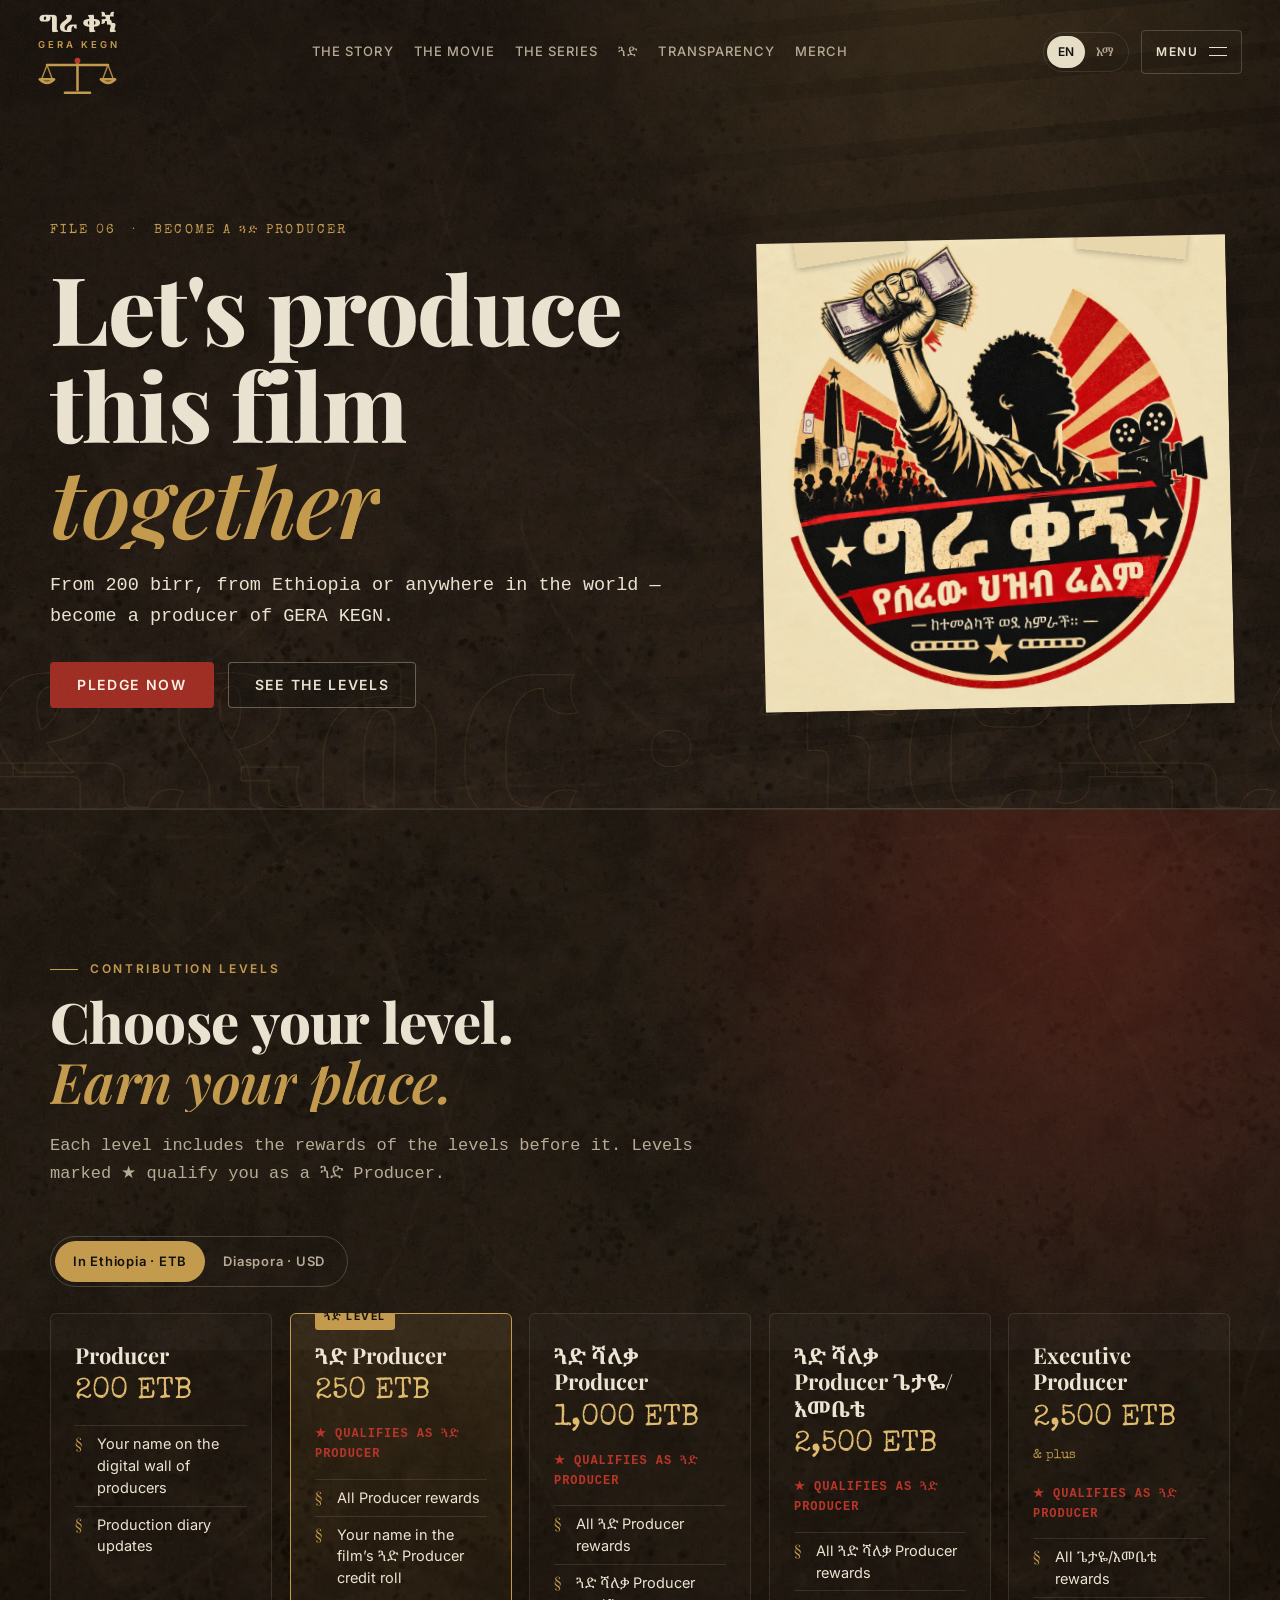
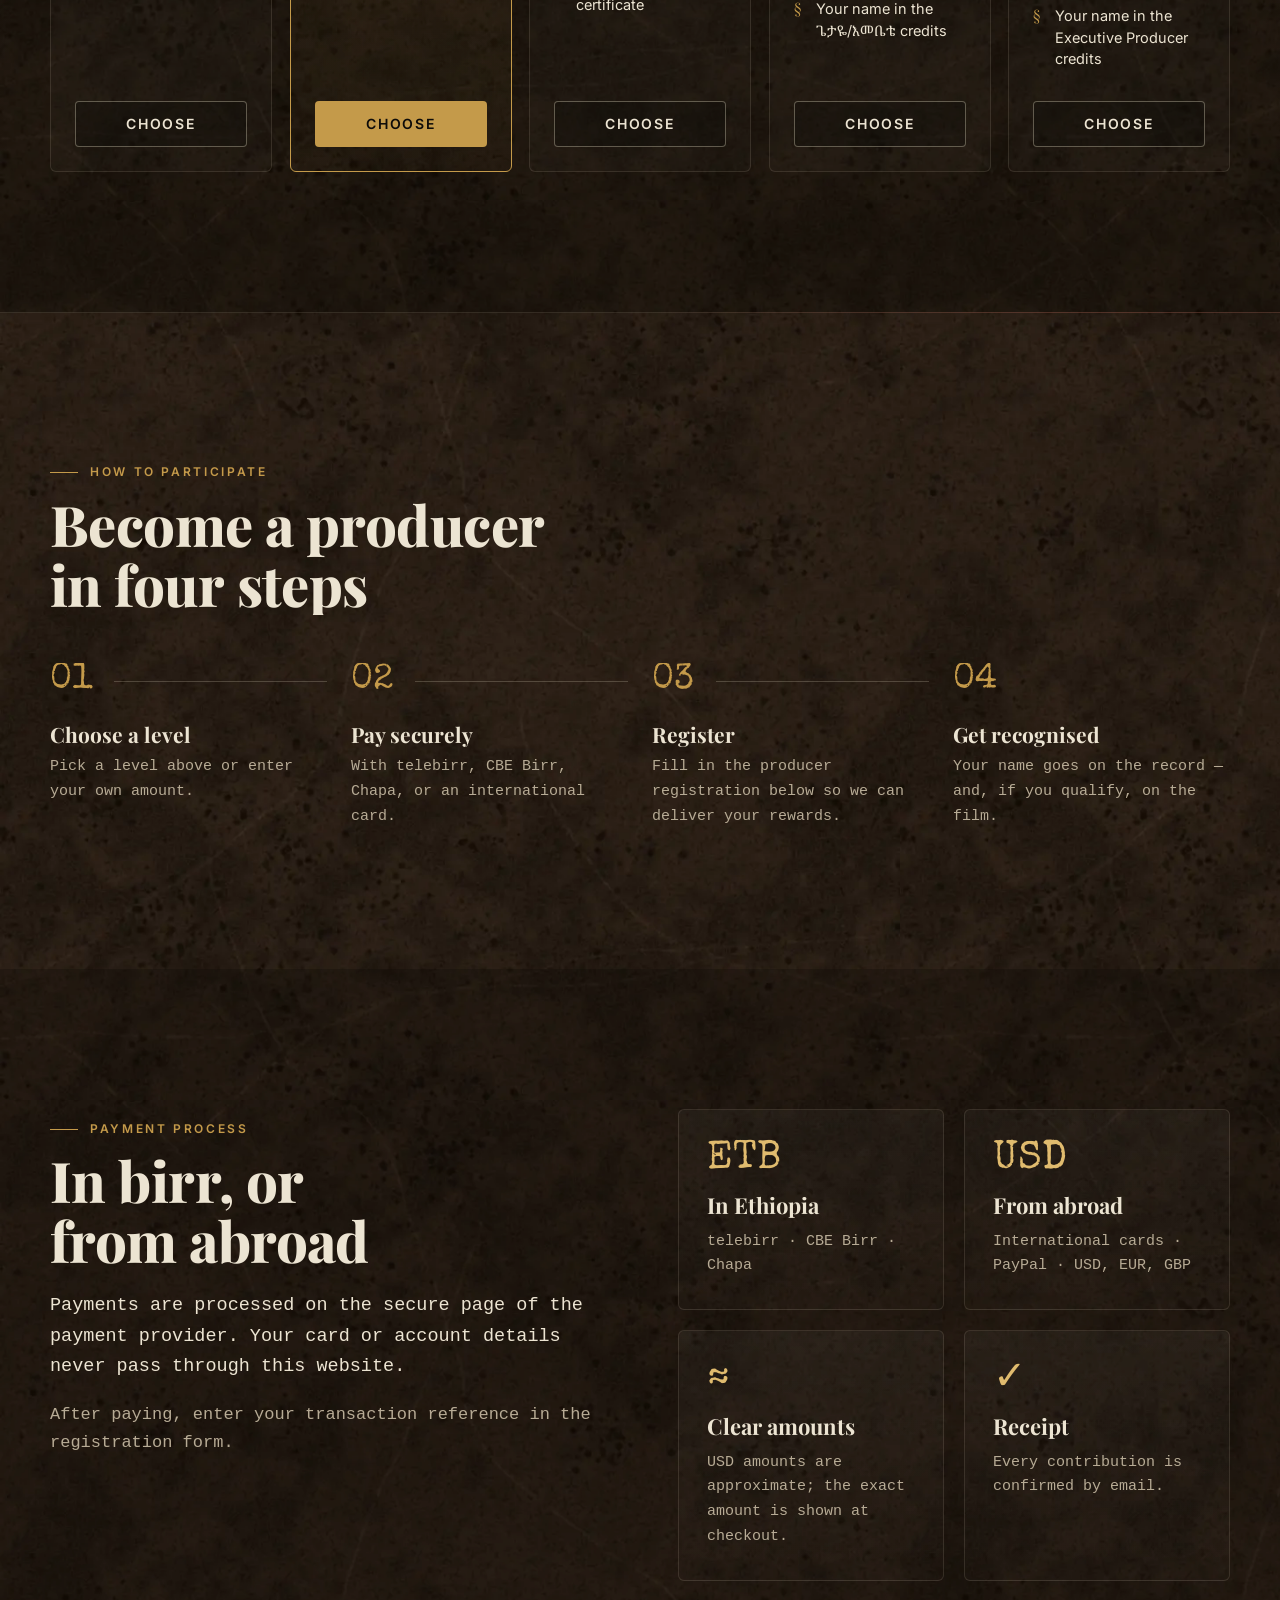
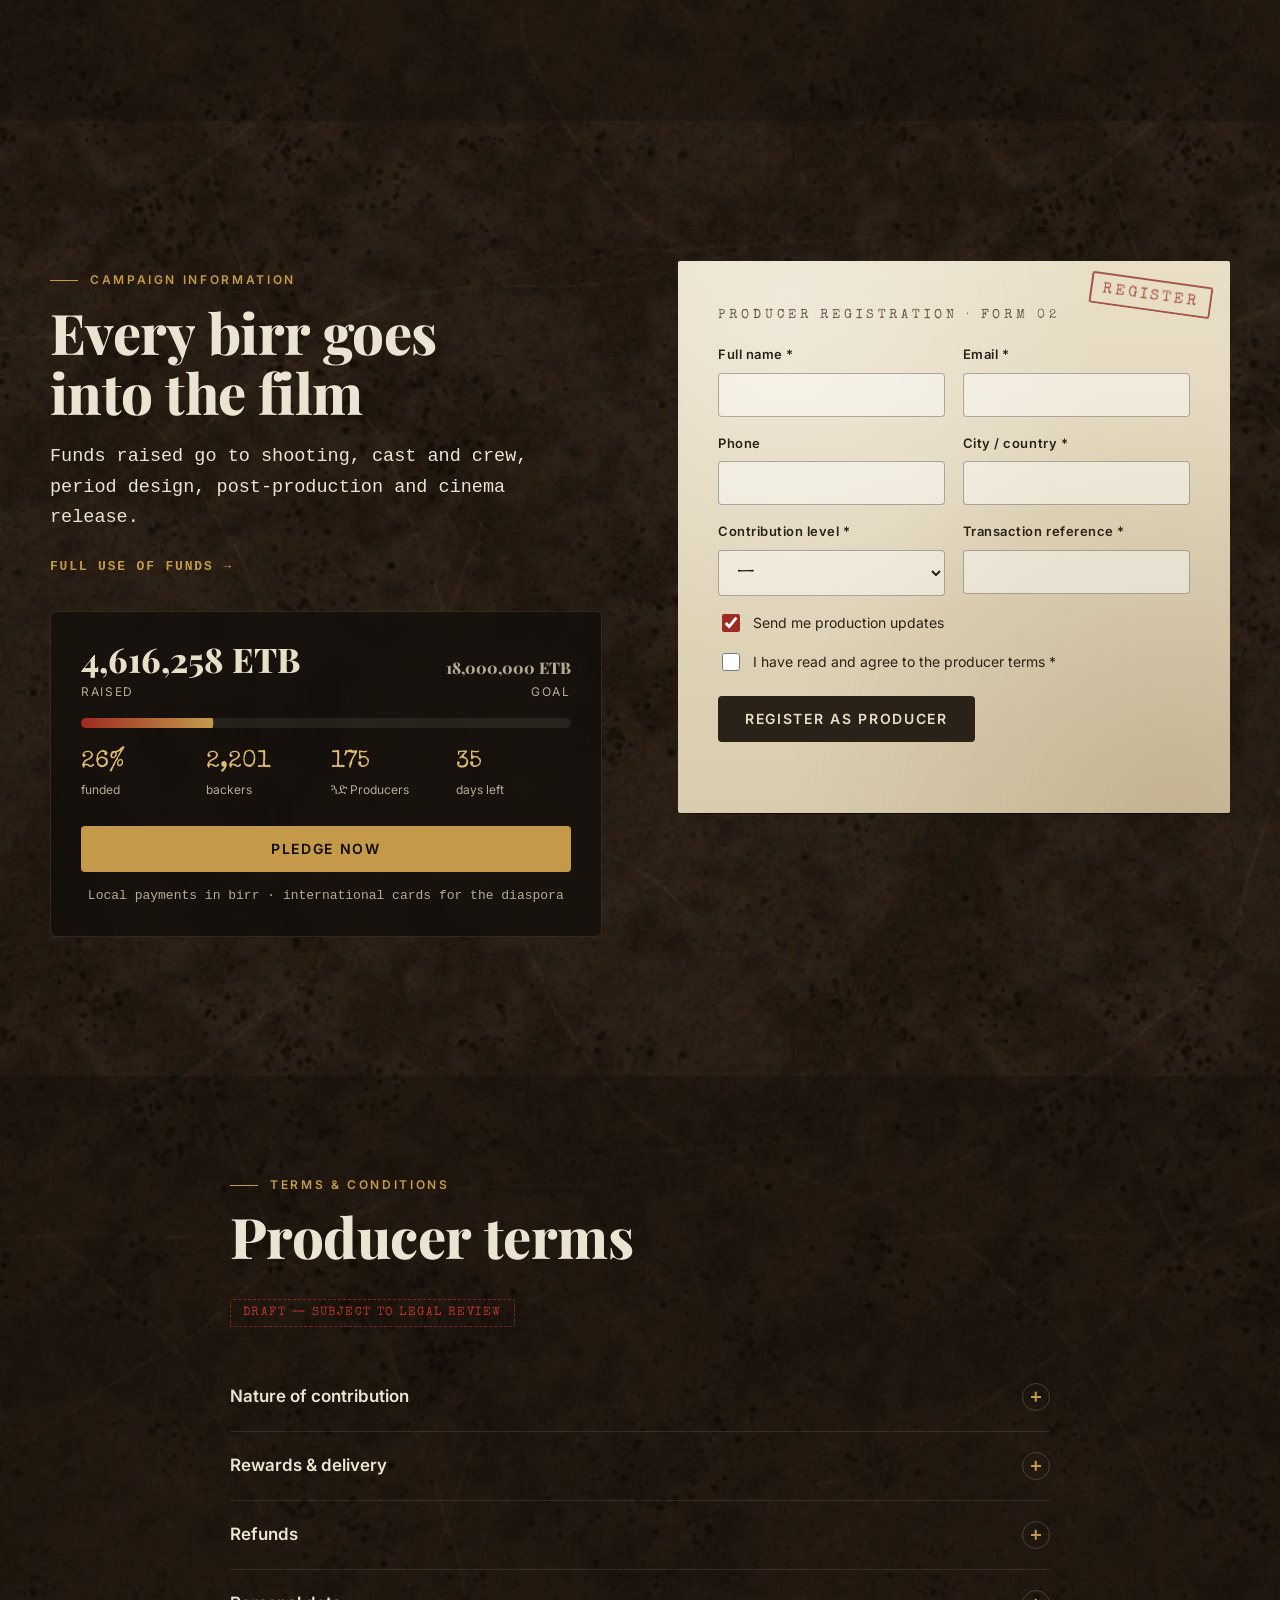
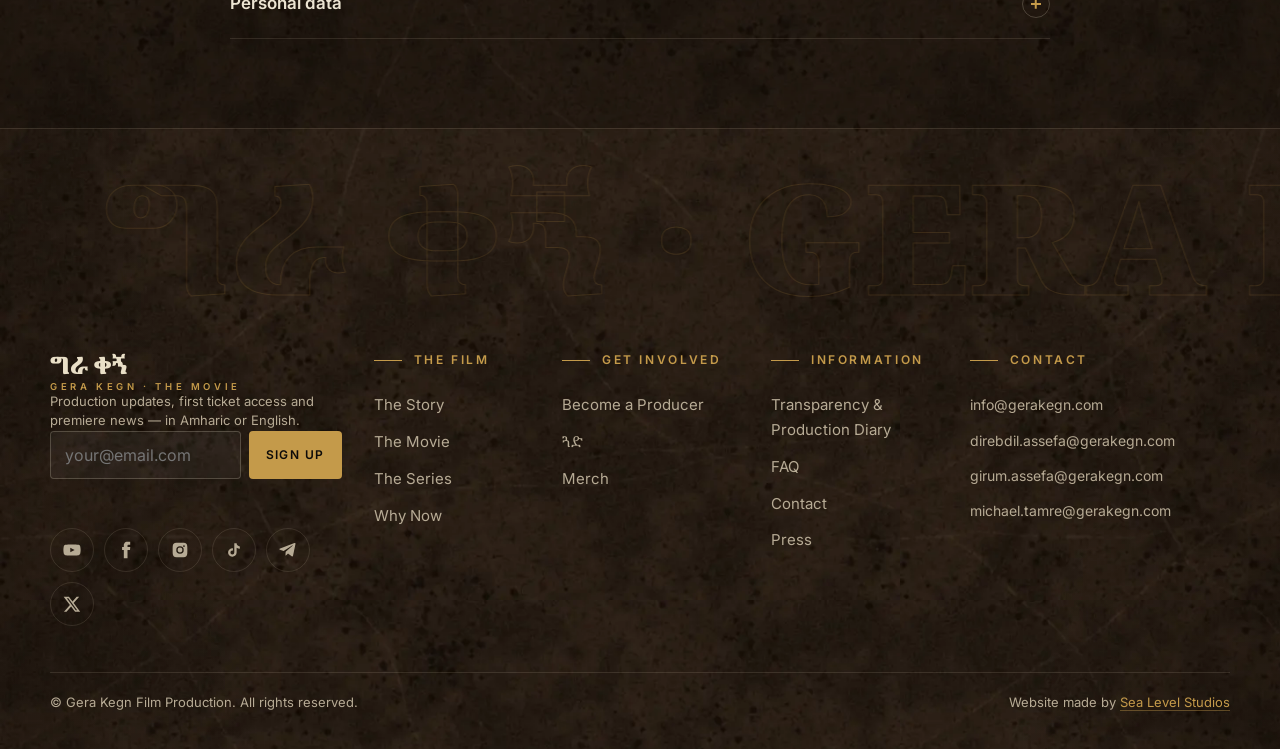
<file: become-a-producer.html>
<!doctype html>
<html lang="en">
<head>
  <meta charset="utf-8">
  <meta name="viewport" content="width=device-width, initial-scale=1">
  <title>Become a Producer · ግራ ቀኝ GERA KEGN</title>
  <meta name="description" content="Help produce GERA KEGN the Movie. Contribution levels, rewards, payment in birr or by international card, and campaign terms.">
  <meta name="theme-color" content="#0d0b09">
  <link rel="canonical" href="https://gerakegn.com/become-a-producer.html">
  <meta property="og:title" content="Become a Producer · GERA KEGN">
  <meta property="og:image" content="https://gerakegn.com/assets/img/campaign/og-share.jpg">
  <link rel="icon" href="data:image/svg+xml,<svg xmlns='http://www.w3.org/2000/svg' viewBox='0 0 64 64'><rect width='64' height='64' rx='10' fill='%230d0b09'/><path d='M32 12v38M18 50h28M14 22h36' stroke='%23c49a4a' stroke-width='4' stroke-linecap='round'/><circle cx='32' cy='12' r='4' fill='%239e2a20'/></svg>">
  <link rel="preconnect" href="https://fonts.googleapis.com"><link rel="preconnect" href="https://fonts.gstatic.com" crossorigin>
  <link href="https://fonts.googleapis.com/css2?family=Inter:wght@400;500;600;700&family=Noto+Serif+Ethiopic:wght@500;700;900&family=Playfair+Display:ital,wght@0,600;0,800;1,500&family=Special+Elite&display=swap" rel="stylesheet">
  <link rel="stylesheet" href="assets/css/style.css">
</head>
<body data-page="producer">
<main id="main">
  <section class="page-hero">
    <div class="drift" data-speed="0.2" aria-hidden="true">ፕሮዲዩሰር · ፕሮዲዩሰር</div>
    <div class="wrap split split-60" style="align-items:end">
      <div>
        <p class="page-file" data-reveal="left"><span>FILE 06</span><span data-am="ጓድ ፕሮዲዩሰር ይሁኑ">BECOME A ጓድ PRODUCER</span></p>
        <h1 class="h1" data-reveal="words" data-am="ፊልሙን <em>አብረን</em> እናዘጋጅ">Let's produce this film <em>together</em></h1>
        <p class="lede" data-reveal="up" style="--i:3" data-am="ከ200 ብር ጀምሮ፣ ከኢትዮጵያም ከየትኛውም አገርም፣ የግራ ቀኝ ፕሮዲዩሰር ይሁኑ።">From 200 birr, from Ethiopia or anywhere in the world — become a producer of GERA KEGN.</p>
        <div class="btn-row" data-reveal="up" style="--i:4">
          <button type="button" class="btn btn-red" data-open-pledge data-am="አሁን ይደግፉ">Pledge now</button>
          <a href="#levels" class="btn btn-ghost" data-am="ደረጃዎቹን ይመልከቱ">See the levels</a>
        </div>
      </div>
      <div data-component="emblem" data-reveal="right"></div>
    </div>
  </section>

  <!-- Levels -->
  <section class="section support-band" id="levels">
    <div class="wrap">
      <div class="section-head">
        <p class="eyebrow" data-reveal="left" data-am="የአስተዋጽኦ ደረጃዎች">Contribution levels</p>
        <h2 class="h2" data-reveal="words" data-am="ደረጃዎን ይምረጡ። <em>ሽልማትዎን ያግኙ።</em>">Choose your level. <em>Earn your place.</em></h2>
        <p class="muted" data-reveal="up" data-am="እያንዳንዱ ደረጃ የቀደሙትን ሽልማቶች በሙሉ ያካትታል። ★ ያላቸው ደረጃዎች ለጓድ ፕሮዲዩሰር ብቁ ናቸው።">Each level includes the rewards of the levels before it. Levels marked ★ qualify you as a ጓድ Producer.</p>
      </div>
      <div data-component="tiers"></div>
    </div>
  </section>

  <!-- How it works -->
  <section class="section">
    <div class="wrap">
      <div class="section-head">
        <p class="eyebrow" data-reveal="left" data-am="እንዴት እንደሚሳተፉ">How to participate</p>
        <h2 class="h2" data-reveal="words" data-am="በአራት ደረጃዎች ፕሮዲዩሰር ይሁኑ">Become a producer in four steps</h2>
      </div>
      <ol class="steps" data-stagger>
        <li><h3 data-am="ደረጃ ይምረጡ">Choose a level</h3><p data-am="ከላይ ካሉት ደረጃዎች ይምረጡ ወይም የራስዎን መጠን ያስገቡ።">Pick a level above or enter your own amount.</p></li>
        <li><h3 data-am="ይክፈሉ">Pay securely</h3><p data-am="በtelebirr፣ CBE Birr፣ Chapa ወይም በዓለም አቀፍ ካርድ።">With telebirr, CBE Birr, Chapa, or an international card.</p></li>
        <li><h3 data-am="ይመዝገቡ">Register</h3><p data-am="ሽልማትዎን እንድንልክ ከታች ያለውን ቅጽ ይሙሉ።">Fill in the producer registration below so we can deliver your rewards.</p></li>
        <li><h3 data-am="ዕውቅና ያግኙ">Get recognised</h3><p data-am="ስምዎ በመዝገቡ ላይ — እና ብቁ ከሆኑ በፊልሙ ላይ።">Your name goes on the record — and, if you qualify, on the film.</p></li>
      </ol>
    </div>
  </section>

  <!-- Payment process -->
  <section class="section section-alt">
    <div class="wrap split top">
      <div>
        <p class="eyebrow" data-reveal="left" data-am="የክፍያ ሂደት">Payment process</p>
        <h2 class="h2" data-reveal="words" data-am="በብር ወይም በውጭ ገንዘብ">In birr, or from abroad</h2>
        <p class="lede" data-reveal="up" data-am="ክፍያዎች ደህንነቱ በተጠበቀው የክፍያ አቅራቢ ገጽ ላይ ይስተናገዳሉ። የካርድ ወይም የሂሳብ መረጃዎ በዚህ ድረ ገጽ አያልፍም።">Payments are processed on the secure page of the payment provider. Your card or account details never pass through this website.</p>
        <p class="muted" data-reveal="up" data-am="ከከፈሉ በኋላ የክፍያ ማረጋገጫ ቁጥርዎን በምዝገባ ቅጹ ላይ ያስገቡ።">After paying, enter your transaction reference in the registration form.</p>
      </div>
      <div class="cards cards-2" data-stagger>
        <div class="card"><span class="big">ETB</span><h3 data-am="በሀገር ውስጥ">In Ethiopia</h3><p>telebirr · CBE Birr · Chapa</p></div>
        <div class="card"><span class="big">USD</span><h3 data-am="ከውጭ">From abroad</h3><p data-am="ዓለም አቀፍ ካርዶች · PayPal · USD፣ EUR፣ GBP">International cards · PayPal · USD, EUR, GBP</p></div>
        <div class="card"><span class="big">≈</span><h3 data-am="ግልጽ መጠኖች">Clear amounts</h3><p data-am="የUSD መጠኖች ግምታዊ ናቸው፤ ትክክለኛው መጠን በክፍያ ጊዜ ይታያል።">USD amounts are approximate; the exact amount is shown at checkout.</p></div>
        <div class="card"><span class="big">✓</span><h3 data-am="ደረሰኝ">Receipt</h3><p data-am="ለእያንዳንዱ አስተዋጽኦ ማረጋገጫ በኢሜይል ይላካል።">Every contribution is confirmed by email.</p></div>
      </div>
    </div>
  </section>

  <!-- Campaign info + registration -->
  <section class="section" id="register">
    <div class="wrap split top">
      <div>
        <p class="eyebrow" data-reveal="left" data-am="የዘመቻ መረጃ">Campaign information</p>
        <h2 class="h2" data-reveal="words" data-am="ገንዘቡ ፊልሙን ይሠራል">Every birr goes into the film</h2>
        <p class="lede" data-reveal="up" data-am="የተሰበሰበው ገንዘብ ለቀረጻ፣ ለተዋንያን እና ባለሙያዎች፣ ለዘመኑ ዲዛይን፣ ለድኅረ ቀረጻ እና ለሲኒማ ስርጭት ይውላል።">Funds raised go to shooting, cast and crew, period design, post-production and cinema release.</p>
        <p data-reveal="up"><a class="link-arrow" href="transparency.html" data-am="ሙሉ የገንዘብ አጠቃቀም →">Full use of funds →</a></p>
        <div data-component="meter" data-reveal="up" style="margin-top:30px"></div>
      </div>
      <form class="paper" data-form="producer" name="producer" data-netlify="true" netlify-honeypot="bot-field" data-reveal="right" novalidate
            data-ok="Registration received. Welcome to the production, producer." data-ok-am="ምዝገባዎ ደርሷል። እንኳን ወደ ፕሮዳክሽኑ በደህና መጡ።">
        <input type="hidden" name="form-name" value="producer"><p hidden><label>Leave empty <input name="bot-field" tabindex="-1" autocomplete="off"></label></p>
        <div class="paper-stamp" data-am="ምዝገባ">REGISTER</div>
        <p class="paper-head typed" data-am="የፕሮዲዩሰር ምዝገባ · ቅጽ 02">PRODUCER REGISTRATION · FORM 02</p>
        <div class="form-grid">
          <div class="field"><label for="p-name" data-am="ሙሉ ስም *">Full name *</label><input id="p-name" name="name" required autocomplete="name"></div>
          <div class="field"><label for="p-email" data-am="ኢሜይል *">Email *</label><input id="p-email" name="email" type="email" required autocomplete="email"></div>
          <div class="field"><label for="p-phone" data-am="ስልክ">Phone</label><input id="p-phone" name="phone" type="tel" autocomplete="tel"></div>
          <div class="field"><label for="p-city" data-am="ከተማ / አገር *">City / country *</label><input id="p-city" name="city" required autocomplete="address-level2"></div>
          <div class="field"><label for="p-level" data-am="ደረጃ *">Contribution level *</label>
            <select id="p-level" name="level" required>
              <option value="">—</option><option>Producer · 200 ETB</option><option>ጓድ Producer · 250 ETB / 5 USD</option>
              <option>ጓድ ሻለቃ Producer · 1,000 ETB / 100 USD</option><option>ጓድ ሻለቃ Producer ጌታዬ/እመቤቴ · 2,500 ETB / 150 USD</option>
              <option>Executive Producer · 2,500 ETB &amp; plus</option><option>Custom amount</option>
            </select></div>
          <div class="field"><label for="p-ref" data-am="የክፍያ ማረጋገጫ ቁጥር *">Transaction reference *</label><input id="p-ref" name="reference" required></div>
          <label class="check field full"><input type="checkbox" name="updates" checked> <span data-am="የቀረጻ ዜናዎች ይላኩልኝ">Send me production updates</span></label>
          <label class="check field full"><input type="checkbox" name="terms" required> <span data-am="የፕሮዲዩሰር ውሉን አንብቤ ተስማምቻለሁ *">I have read and agree to the producer terms *</span></label>
          <div class="form-foot"><button class="btn btn-ink" type="submit" data-am="ይመዝገቡ">Register as producer</button></div>
        </div>
        <p class="form-msg" role="status"></p>
      </form>
    </div>
  </section>

  <!-- Terms -->
  <section class="section-tight section-alt" id="terms">
    <div class="wrap-narrow">
      <p class="eyebrow" data-reveal="left" data-am="ውሎች እና ሁኔታዎች">Terms &amp; conditions</p>
      <h2 class="h2" data-reveal="words" data-am="የፕሮዲዩሰር ውል">Producer terms</h2>
      <p class="draft-note" data-reveal="up" data-am="ረቂቅ — በሕግ ባለሙያ የሚገመገም">Draft — subject to legal review</p>
      <div class="terms" data-stagger style="margin-top:24px">
        <details><summary><span data-am="የአስተዋጽኦው ባሕሪ">Nature of contribution</span><span class="faq-plus"></span></summary><div class="terms-body"><p data-am="አስተዋጽኦዎች በሽልማት ላይ የተመሠረቱ የድጋፍ ክፍያዎች ናቸው። ኢንቨስትመንት፣ ብድር ወይም የፊልሙ የባለቤትነት ድርሻ አይደሉም።">Contributions are reward-based support payments. They are not an investment, loan, or ownership stake in the film.</p></div></details>
        <details><summary><span data-am="ሽልማቶች እና የሚደርሱበት ጊዜ">Rewards &amp; delivery</span><span class="faq-plus"></span></summary><div class="terms-body"><p data-am="ሽልማቶች በቀረጻው እና በምርቃቱ ሂደት ይደርሳሉ። ጊዜዎቹ በቀረጻ ማስታወሻው ይገለጻሉ።">Rewards are delivered over the course of production and release. Timelines are published in the Production Diary.</p></div></details>
        <details><summary><span data-am="ተመላሽ ገንዘብ">Refunds</span><span class="faq-plus"></span></summary><div class="terms-body"><p data-am="የተመላሽ ገንዘብ ፖሊሲ ዘመቻው ከመጀመሩ በፊት ይገለጻል። [በፕሮዳክሽኑ የሚረጋገጥ]">The refund policy will be published before the campaign launches. [To be confirmed by the production]</p></div></details>
        <details><summary><span data-am="የግል መረጃ">Personal data</span><span class="faq-plus"></span></summary><div class="terms-body"><p data-am="መረጃዎ ሽልማቶችን ለማድረስ እና ስለ ፊልሙ ለማሳወቅ ብቻ ይውላል። ለሦስተኛ ወገን አይሸጥም።">Your data is used only to deliver rewards and keep you informed about the film. It is never sold to third parties.</p></div></details>
      </div>
    </div>
  </section>
</main>
<script src="assets/js/content.js"></script>
</body>
</html>
</file>
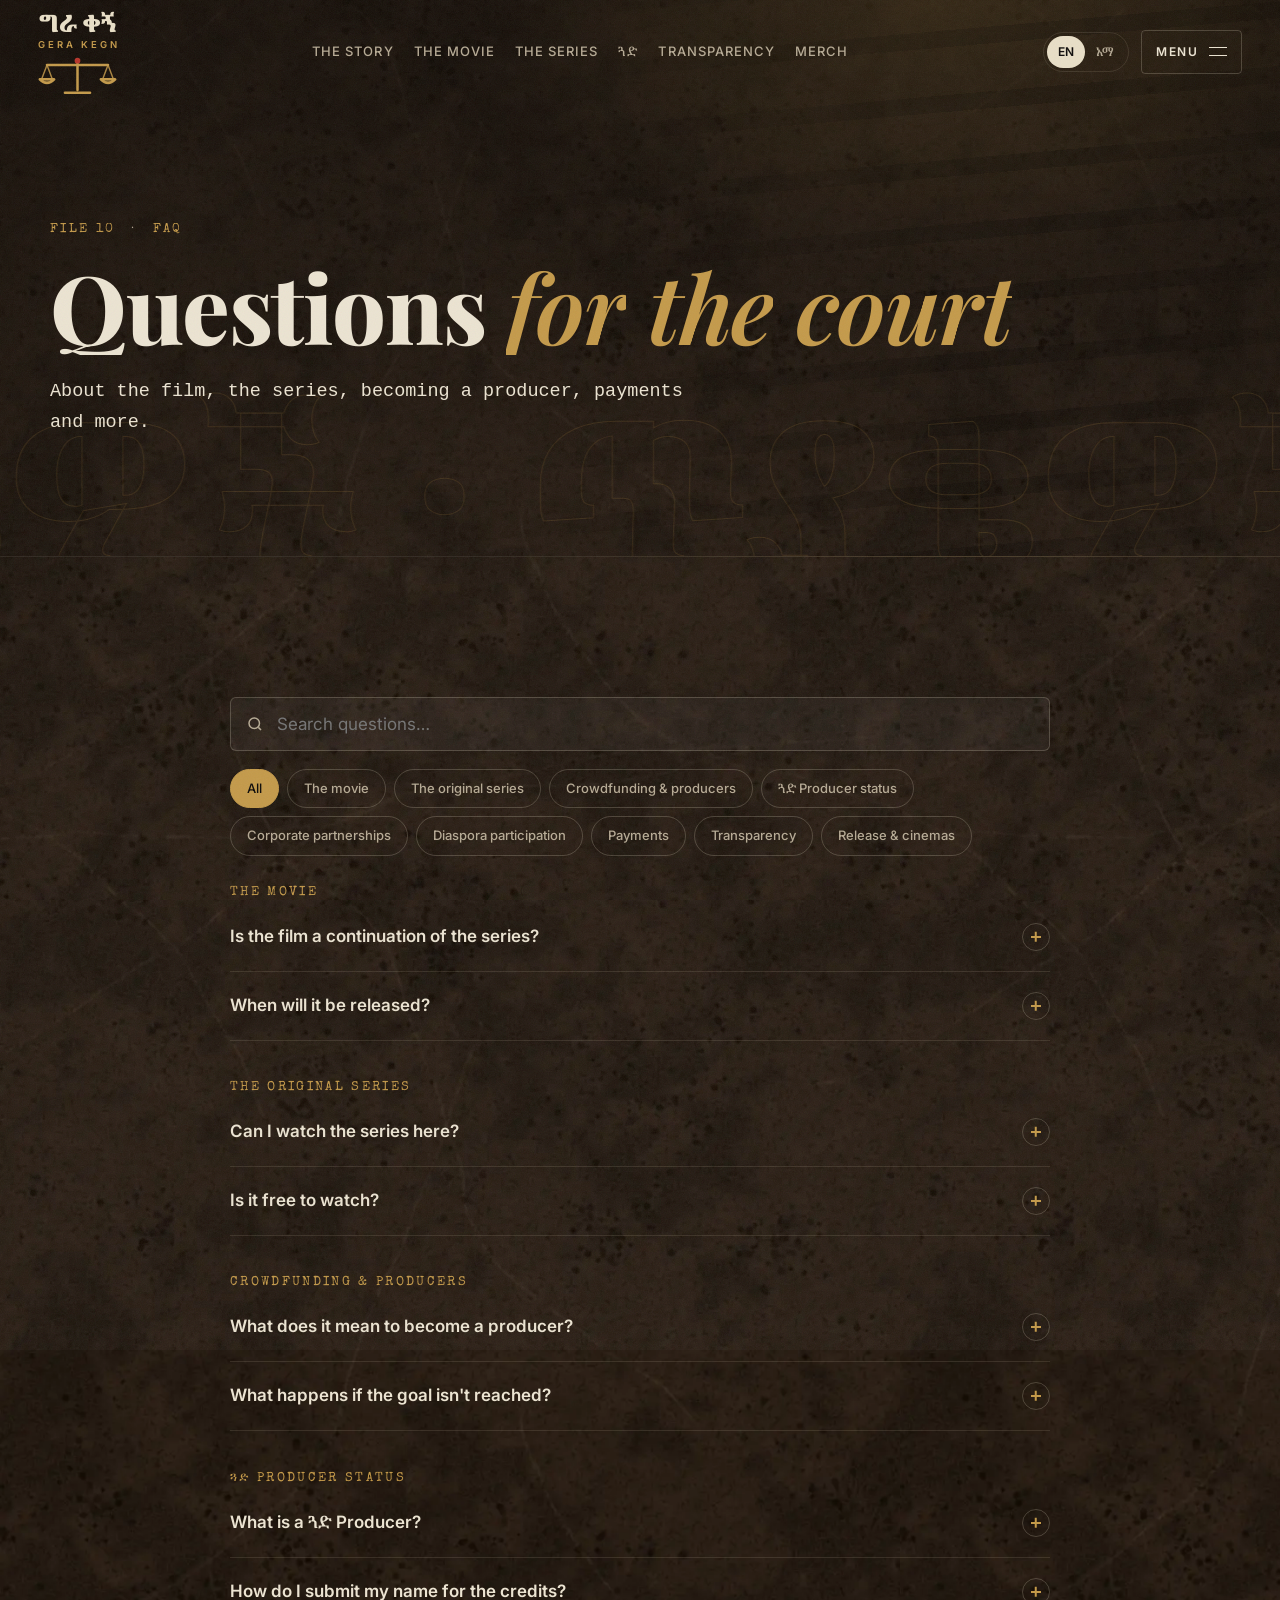
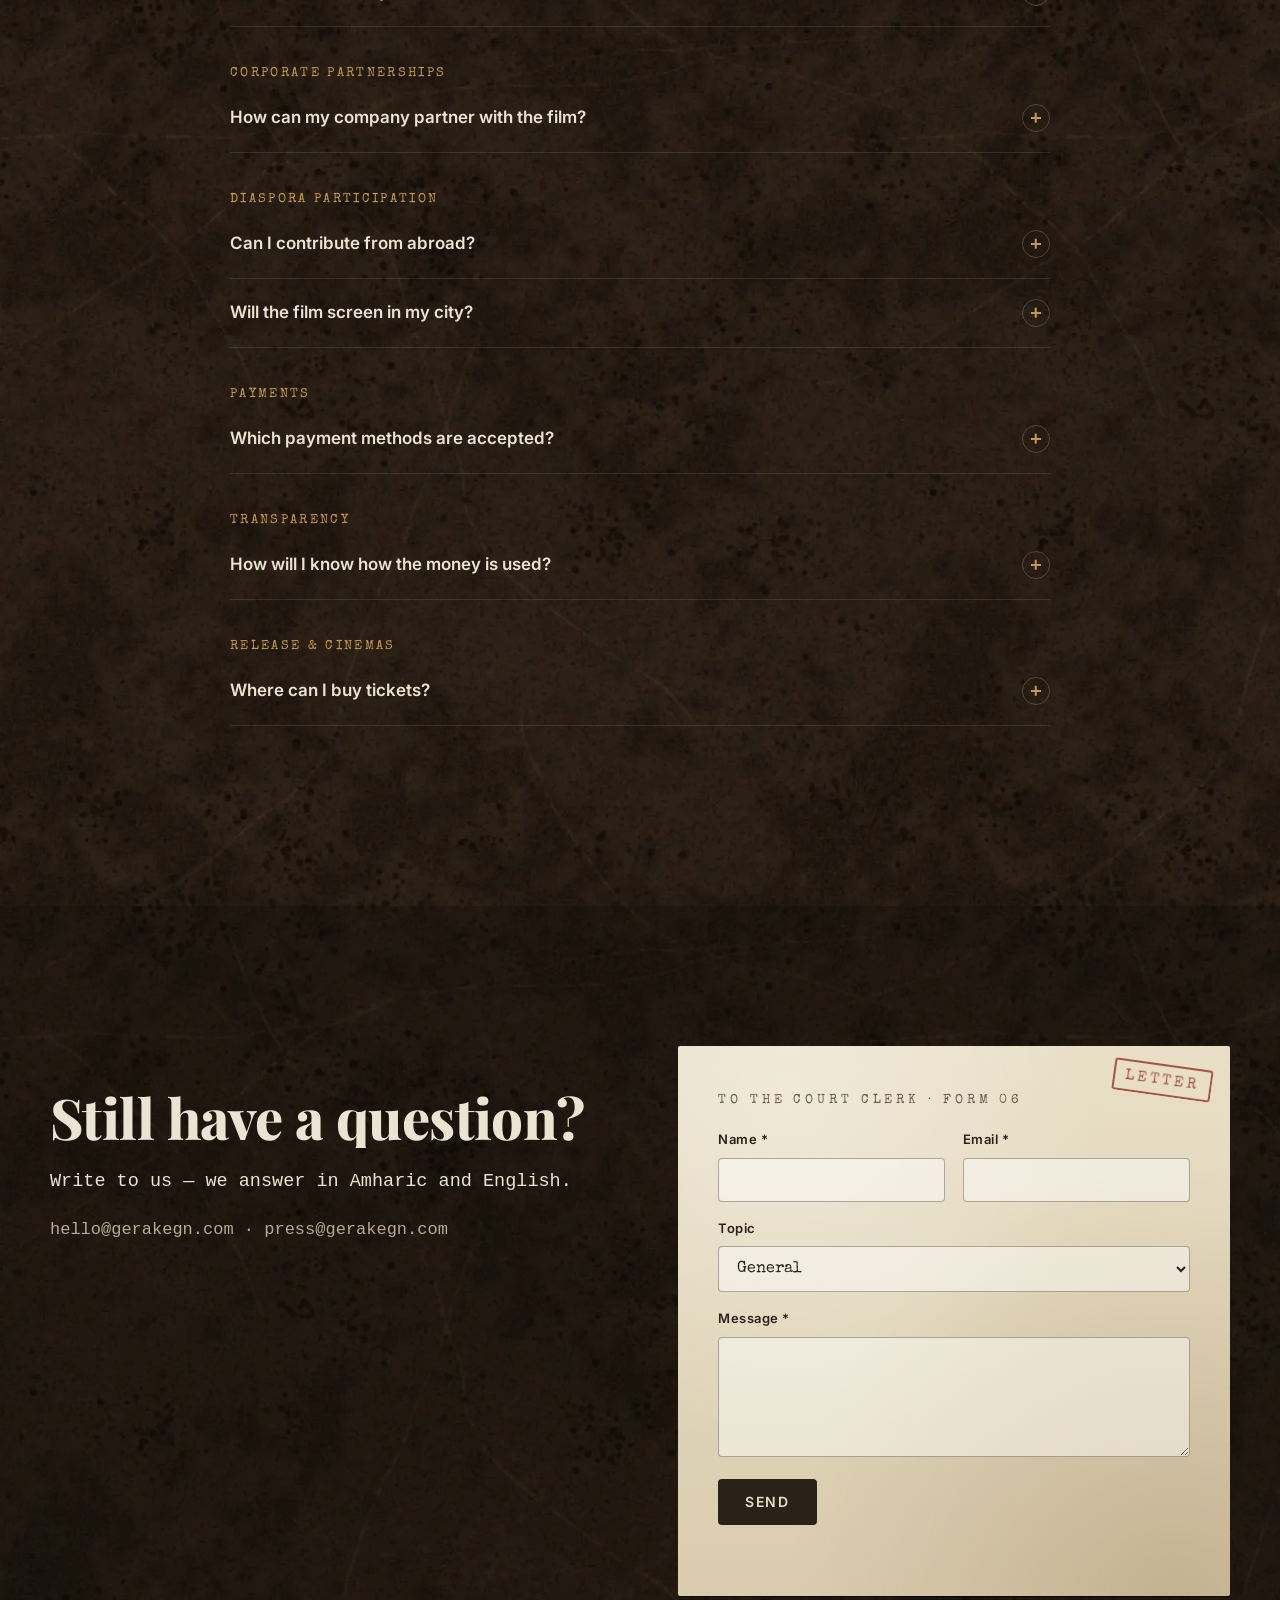
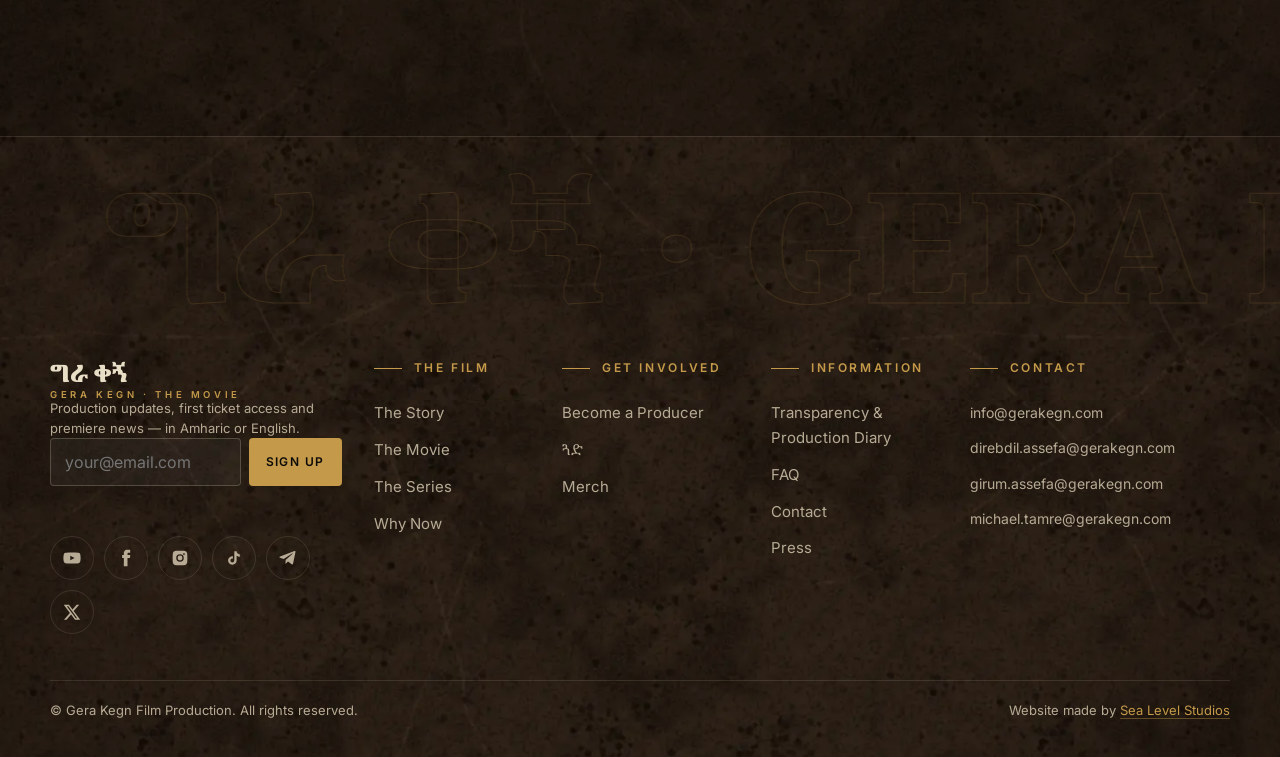
<file: faq.html>
<!doctype html>
<html lang="en">
<head>
  <meta charset="utf-8">
  <meta name="viewport" content="width=device-width, initial-scale=1">
  <title>FAQ · ግራ ቀኝ GERA KEGN</title>
  <meta name="description" content="Answers about GERA KEGN the Movie, the series, crowdfunding, ጓድ Producers, partnerships, the diaspora, payments, transparency and release.">
  <meta name="theme-color" content="#0d0b09">
  <link rel="canonical" href="https://gerakegn.com/faq.html">
  <meta property="og:title" content="FAQ · GERA KEGN">
  <meta property="og:image" content="https://gerakegn.com/assets/img/campaign/og-share.jpg">
  <link rel="icon" href="data:image/svg+xml,<svg xmlns='http://www.w3.org/2000/svg' viewBox='0 0 64 64'><rect width='64' height='64' rx='10' fill='%230d0b09'/><path d='M32 12v38M18 50h28M14 22h36' stroke='%23c49a4a' stroke-width='4' stroke-linecap='round'/><circle cx='32' cy='12' r='4' fill='%239e2a20'/></svg>">
  <link rel="preconnect" href="https://fonts.googleapis.com"><link rel="preconnect" href="https://fonts.gstatic.com" crossorigin>
  <link href="https://fonts.googleapis.com/css2?family=Inter:wght@400;500;600;700&family=Noto+Serif+Ethiopic:wght@500;700;900&family=Playfair+Display:ital,wght@0,600;0,800;1,500&family=Special+Elite&display=swap" rel="stylesheet">
  <link rel="stylesheet" href="assets/css/style.css">
</head>
<body data-page="faq">
<main id="main">
  <section class="page-hero">
    <div class="drift" data-speed="0.2" aria-hidden="true">ጥያቄዎች · ጥያቄዎች</div>
    <div class="wrap">
      <p class="page-file" data-reveal="left"><span>FILE 10</span><span data-am="ጥያቄዎች">FAQ</span></p>
      <h1 class="h1" data-reveal="words" data-am="ጥያቄዎች <em>ለችሎቱ</em>">Questions <em>for the court</em></h1>
      <p class="lede" data-reveal="up" style="--i:3" data-am="ስለ ፊልሙ፣ ስለ ተከታታዩ፣ ስለ ፕሮዲዩሰርነት፣ ስለ ክፍያዎች እና ሌሎችም።">About the film, the series, becoming a producer, payments and more.</p>
    </div>
  </section>

  <section class="section">
    <div class="wrap-narrow">
      <div data-component="faq" data-reveal="up"></div>
    </div>
  </section>

  <section class="section section-alt" id="contact">
    <div class="wrap split top">
      <div>
        <p class="eyebrow" data-reveal="left" data-am="ያግኙን">Contact</p>
        <h2 class="h2" data-reveal="words" data-am="ሌላ ጥያቄ አለዎት?">Still have a question?</h2>
        <p class="lede" data-reveal="up" data-am="ይጻፉልን፤ በአማርኛም በእንግሊዝኛም እንመልሳለን።">Write to us — we answer in Amharic and English.</p>
        <p class="muted" data-reveal="up">hello@gerakegn.com · press@gerakegn.com</p>
      </div>
      <form class="paper" data-form="contact" name="contact" data-netlify="true" netlify-honeypot="bot-field" data-reveal="right" novalidate
            data-ok="Message received. We'll reply soon." data-ok-am="መልእክትዎ ደርሷል። በቅርቡ እንመልሳለን።">
        <input type="hidden" name="form-name" value="contact"><p hidden><label>Leave empty <input name="bot-field" tabindex="-1" autocomplete="off"></label></p>
        <div class="paper-stamp" data-am="ደብዳቤ">LETTER</div>
        <p class="paper-head typed" data-am="ለችሎቱ ጸሐፊ · ቅጽ 06">TO THE COURT CLERK · FORM 06</p>
        <div class="form-grid">
          <div class="field"><label for="m-name" data-am="ስም *">Name *</label><input id="m-name" name="name" required autocomplete="name"></div>
          <div class="field"><label for="m-email" data-am="ኢሜይል *">Email *</label><input id="m-email" name="email" type="email" required autocomplete="email"></div>
          <div class="field full"><label for="m-topic" data-am="ርዕስ">Topic</label>
            <select id="m-topic" name="topic"><option>General</option><option>Crowdfunding / payments</option><option>ጓድ Producer</option><option>Partnerships</option><option>Diaspora</option><option>Press</option></select></div>
          <div class="field full"><label for="m-msg" data-am="መልእክት *">Message *</label><textarea id="m-msg" name="message" required></textarea></div>
          <div class="form-foot"><button class="btn btn-ink" type="submit" data-am="ይላኩ">Send</button></div>
        </div>
        <p class="form-msg" role="status"></p>
      </form>
    </div>
  </section>
</main>
<script src="assets/js/content.js"></script>
</body>
</html>
</file>
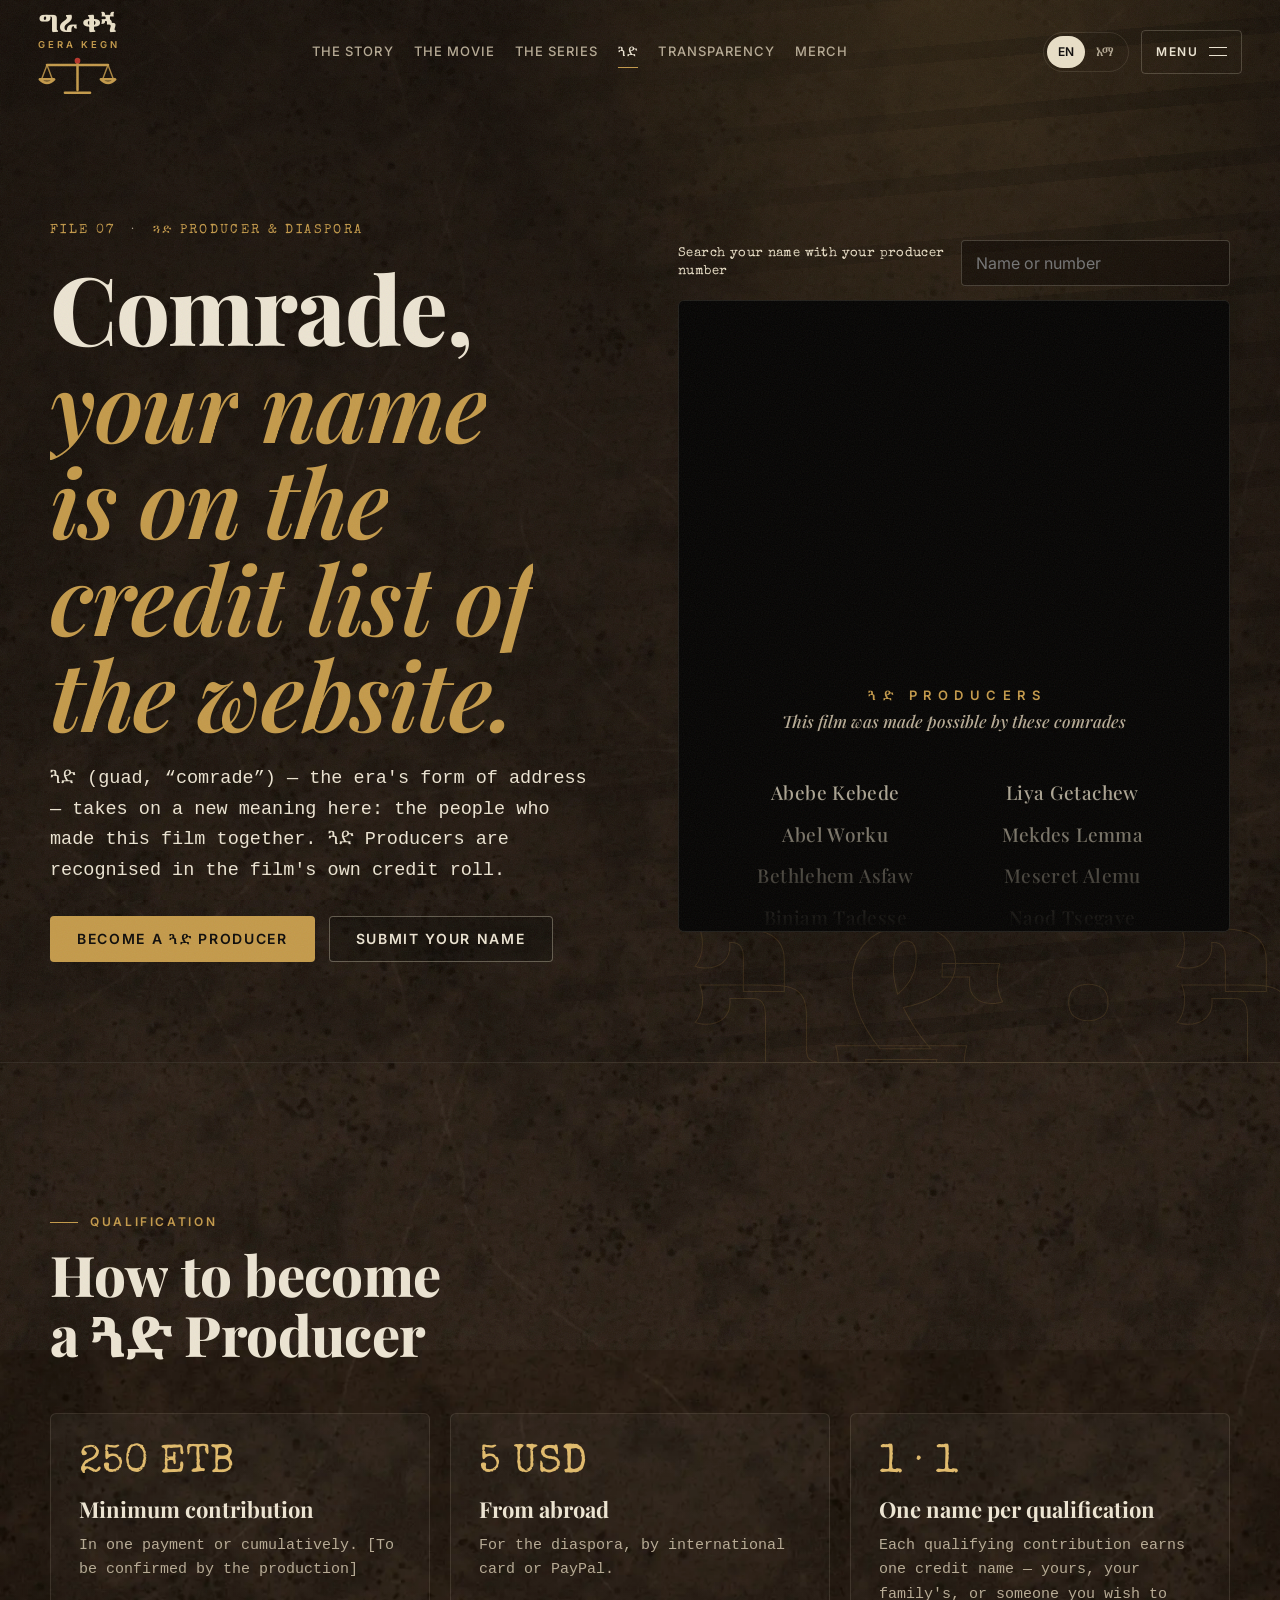
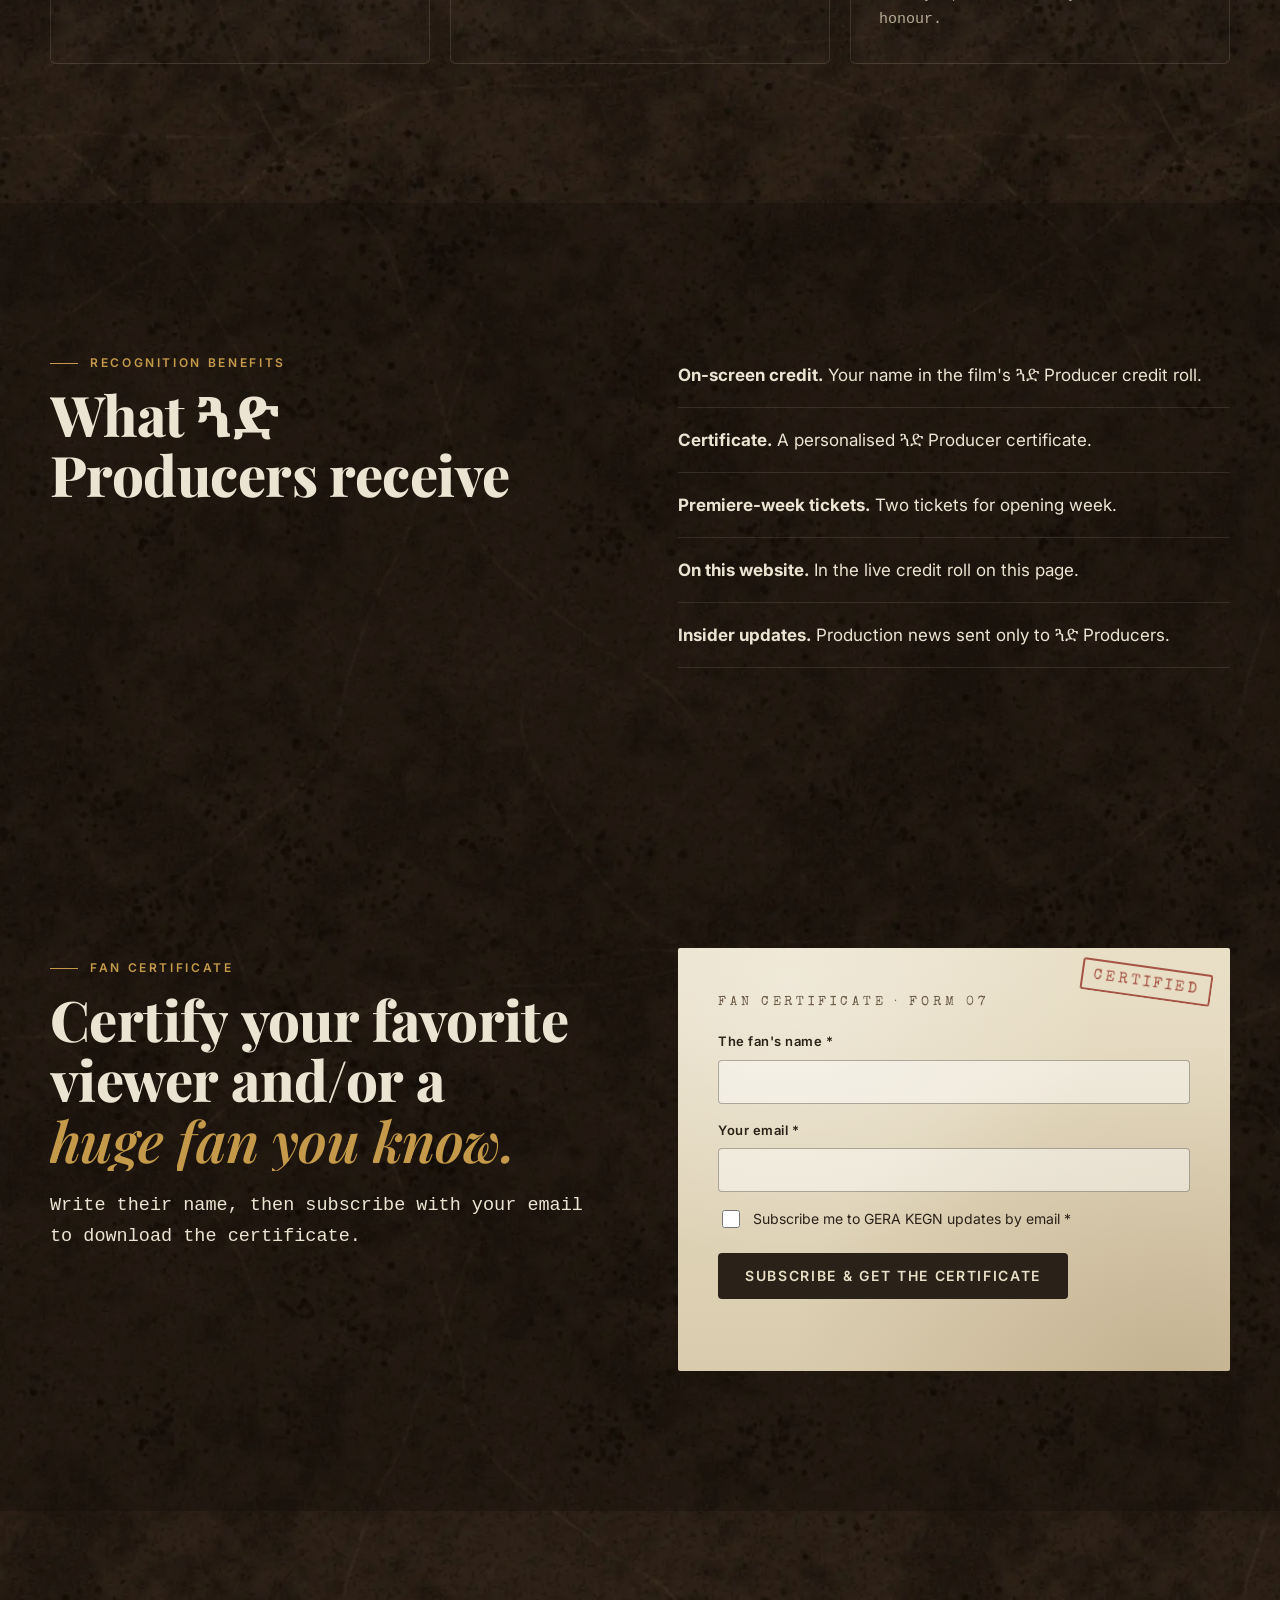
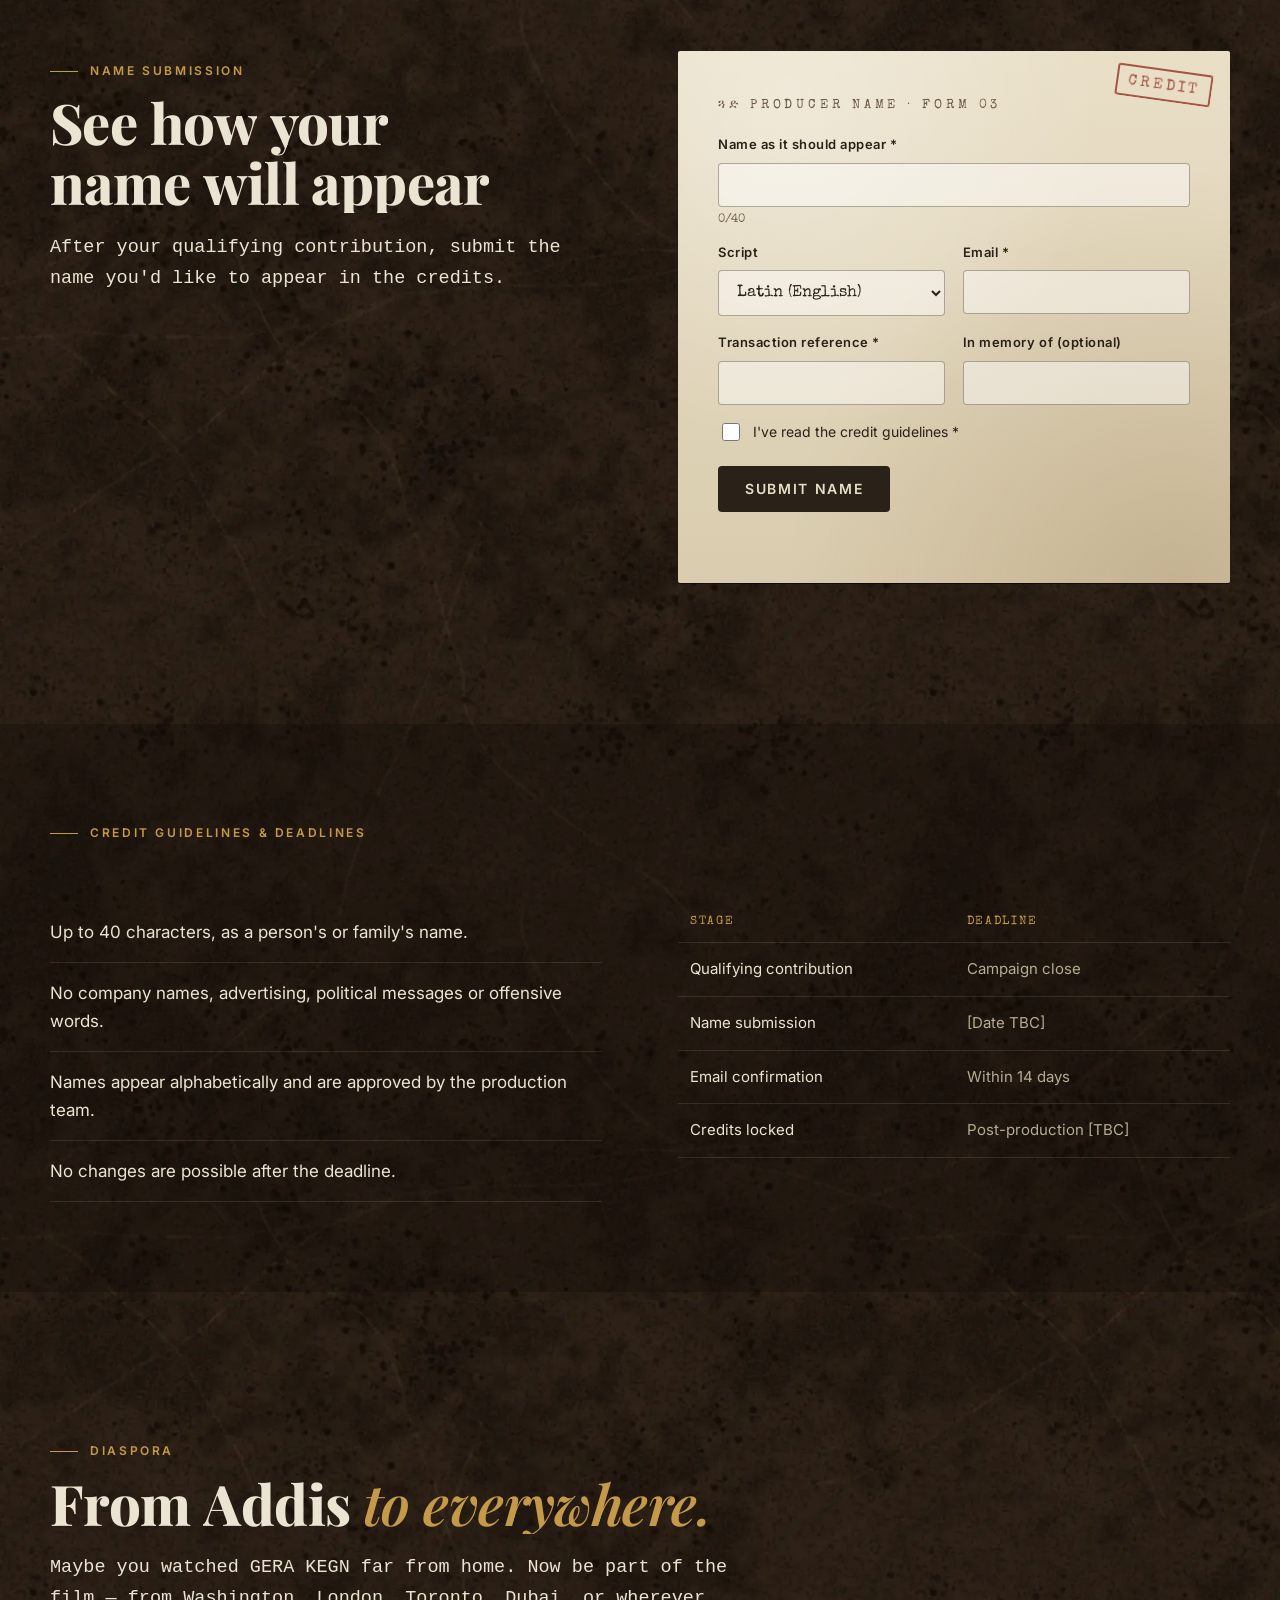
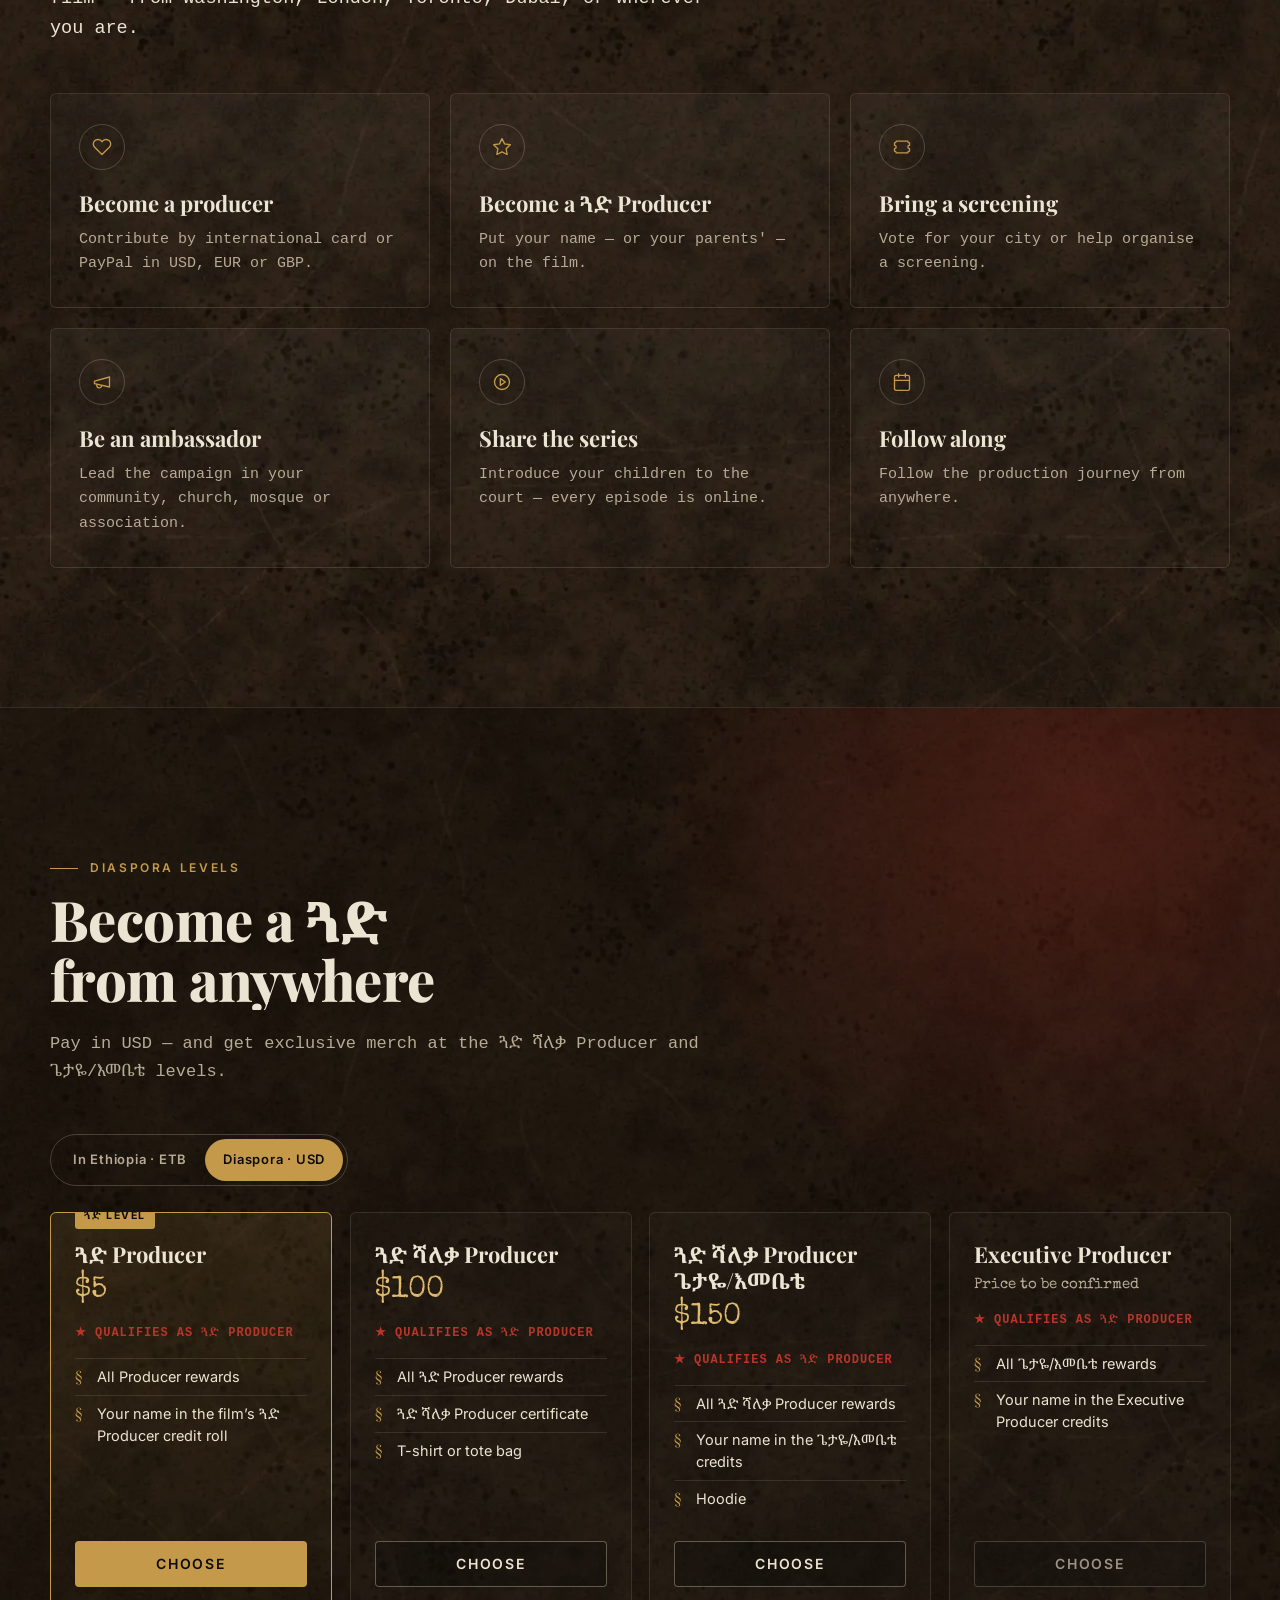
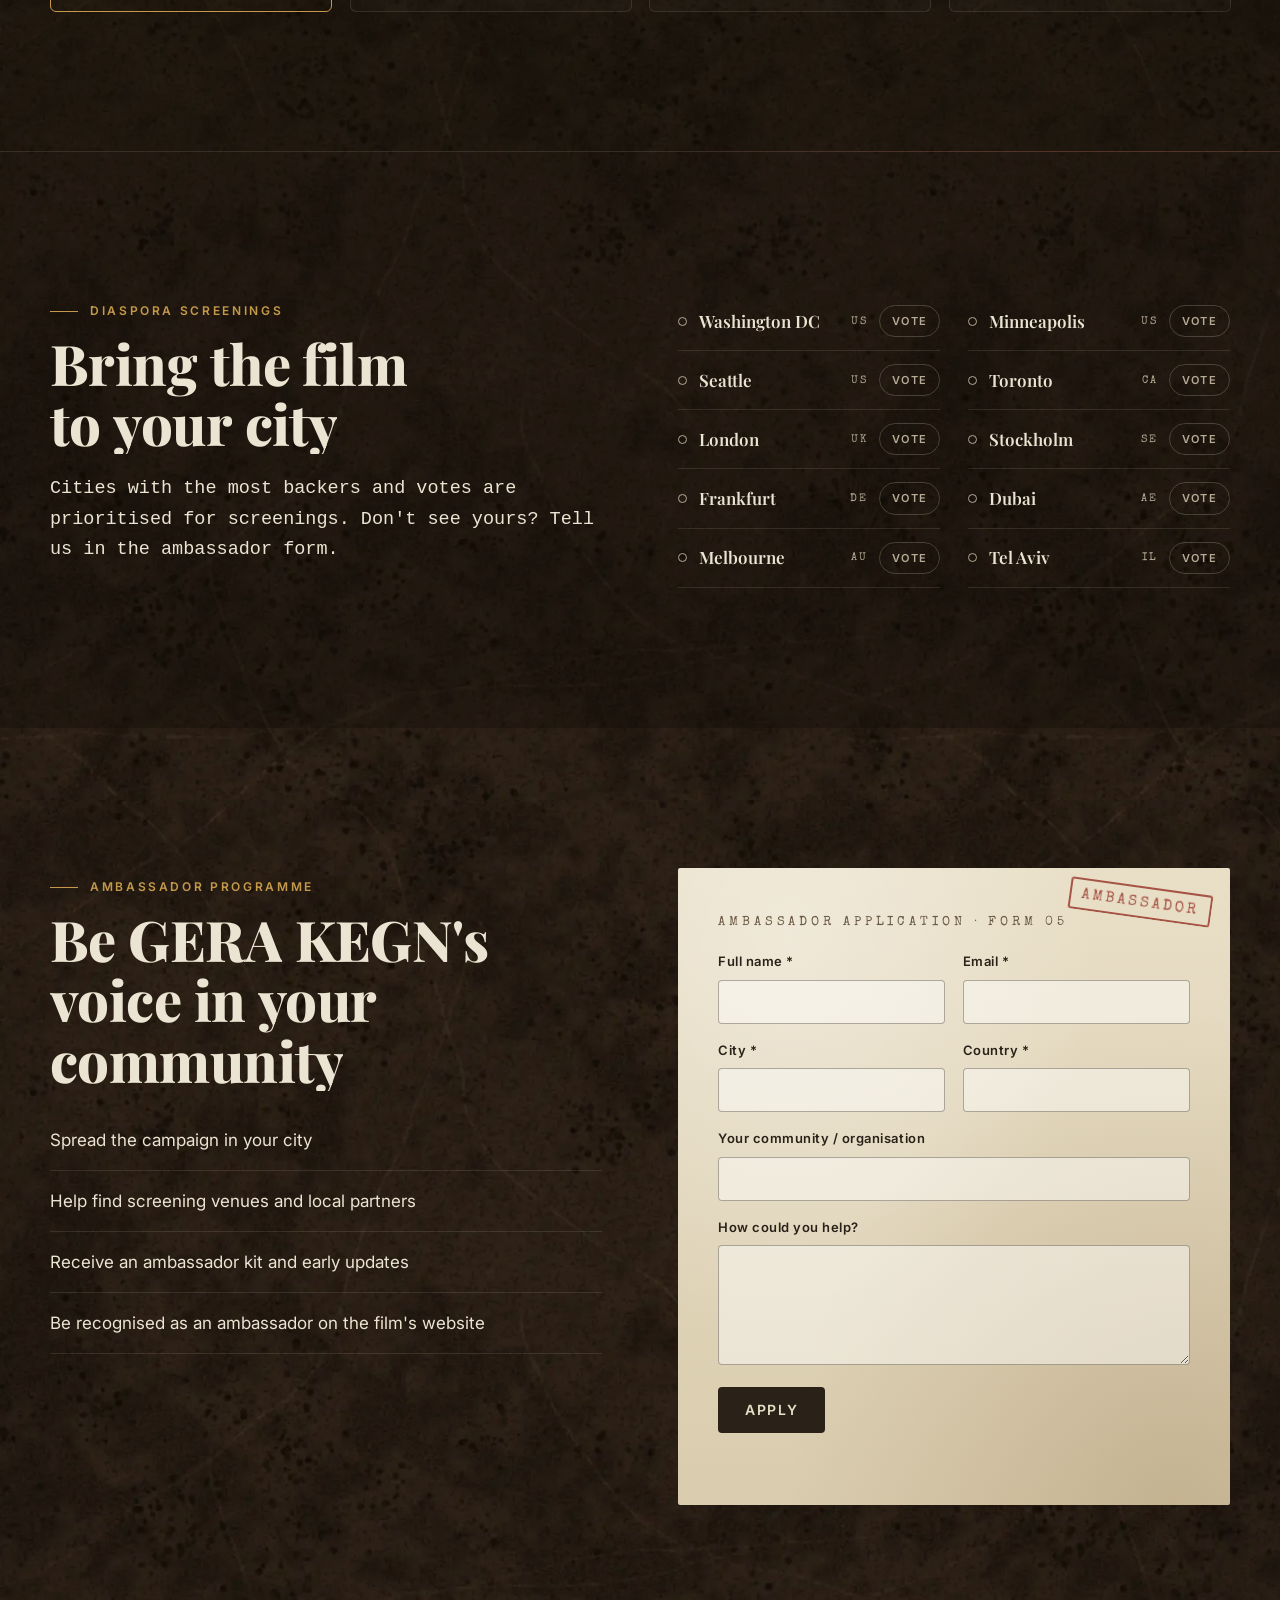
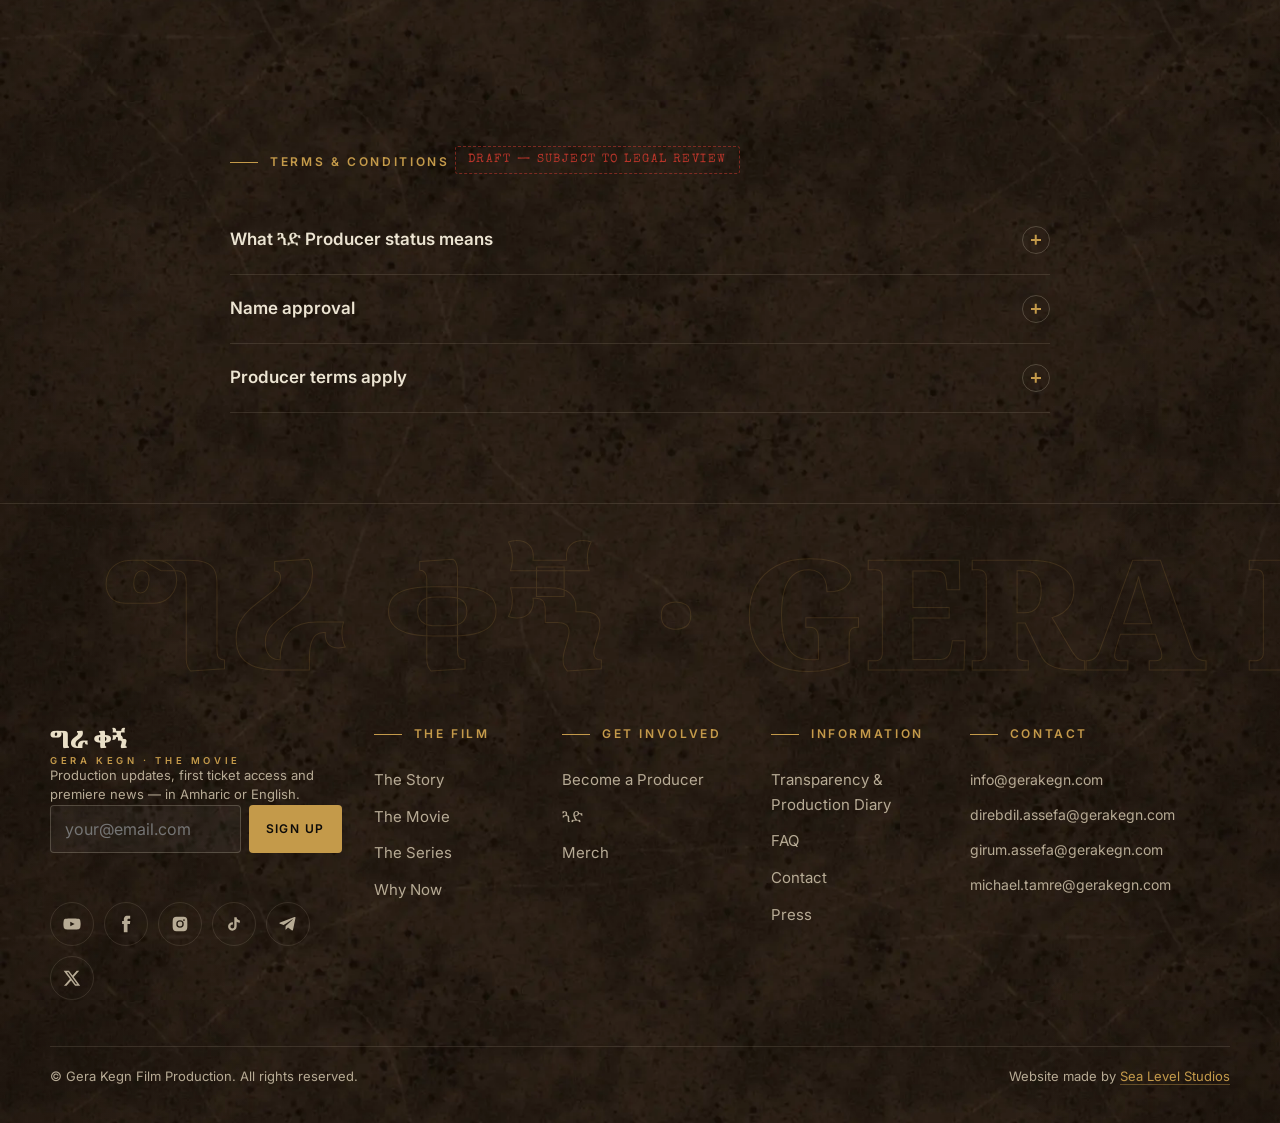
<file: guad-producer.html>
<!doctype html>
<html lang="en">
<head>
  <meta charset="utf-8">
  <meta name="viewport" content="width=device-width, initial-scale=1">
  <title>ጓድ · ግራ ቀኝ GERA KEGN</title>
  <meta name="description" content="Become a ጓድ (Guad) Producer of GERA KEGN the Movie, find your name on the credit list, certify a fan, and join from anywhere in the diaspora.">
  <meta name="theme-color" content="#0d0b09">
  <link rel="canonical" href="https://gerakegn.com/guad-producer.html">
  <meta property="og:title" content="ጓድ · GERA KEGN">
  <meta property="og:image" content="https://gerakegn.com/assets/img/campaign/og-share.jpg">
  <link rel="icon" href="data:image/svg+xml,<svg xmlns='http://www.w3.org/2000/svg' viewBox='0 0 64 64'><rect width='64' height='64' rx='10' fill='%230d0b09'/><path d='M32 12v38M18 50h28M14 22h36' stroke='%23c49a4a' stroke-width='4' stroke-linecap='round'/><circle cx='32' cy='12' r='4' fill='%239e2a20'/></svg>">
  <link rel="preconnect" href="https://fonts.googleapis.com"><link rel="preconnect" href="https://fonts.gstatic.com" crossorigin>
  <link href="https://fonts.googleapis.com/css2?family=Inter:wght@400;500;600;700&family=Noto+Serif+Ethiopic:wght@500;700;900&family=Playfair+Display:ital,wght@0,600;0,800;1,500&family=Special+Elite&display=swap" rel="stylesheet">
  <link rel="stylesheet" href="assets/css/style.css">
</head>
<body data-page="guad">
<main id="main">
  <section class="page-hero" id="guad">
    <div class="drift" data-speed="0.2" aria-hidden="true">ጓድ · ጓድ · ጓድ</div>
    <div class="wrap split" style="align-items:center">
      <div>
        <p class="page-file" data-reveal="left"><span>FILE 07</span><span data-am="ጓድ ፕሮዲዩሰር እና ዲያስፖራ">ጓድ PRODUCER &amp; DIASPORA</span></p>
        <h1 class="h1" data-reveal="words" data-am="ጓድ፣ <em>ስምዎ በድረ ገጹ የክሬዲት ዝርዝር ላይ ነው።</em>">Comrade, <em>your name is on the credit list of the website.</em></h1>
        <p class="lede" data-reveal="up" style="--i:3" data-am="«ጓድ» — የዘመኑ የአነጋገር ዘይቤ — እዚህ ሌላ ትርጉም ያገኛል፦ ይህን ፊልም አብረው የሠሩ ሰዎች። ጓድ ፕሮዲዩሰሮች በፊልሙ የራሱ የክሬዲት ዝርዝር ውስጥ ይታወቃሉ።">ጓድ (guad, “comrade”) — the era's form of address — takes on a new meaning here: the people who made this film together. ጓድ Producers are recognised in the film's own credit roll.</p>
        <div class="btn-row" data-reveal="up" style="--i:4">
          <button type="button" class="btn btn-gold" data-open-pledge data-tier="1" data-am="ጓድ ፕሮዲዩሰር ይሁኑ">Become a ጓድ Producer</button>
          <a href="#submit" class="btn btn-ghost" data-am="ስምዎን ያስገቡ">Submit your name</a>
        </div>
      </div>
      <div class="roll-col">
        <div data-component="creditsearch" data-reveal="up"></div>
        <div class="roll-stage" data-reveal="clip" style="--i:2"><div data-component="credits"></div></div>
      </div>
    </div>
  </section>

  <!-- Qualification -->
  <section class="section">
    <div class="wrap">
      <div class="section-head">
        <p class="eyebrow" data-reveal="left" data-am="ብቁነት">Qualification</p>
        <h2 class="h2" data-reveal="words" data-am="ጓድ ፕሮዲዩሰር እንዴት ይሆናሉ">How to become a ጓድ Producer</h2>
      </div>
      <div class="cards" data-stagger>
        <div class="card"><span class="big">250 ETB</span><h3 data-am="ዝቅተኛ አስተዋጽኦ">Minimum contribution</h3><p data-am="በአንድ ጊዜ ወይም በድምሩ። [በፕሮዳክሽኑ የሚረጋገጥ]">In one payment or cumulatively. [To be confirmed by the production]</p></div>
        <div class="card"><span class="big">5 USD</span><h3 data-am="ከውጭ">From abroad</h3><p data-am="ለዲያስፖራ፣ በዓለም አቀፍ ካርድ ወይም PayPal።">For the diaspora, by international card or PayPal.</p></div>
        <div class="card"><span class="big">1 · 1</span><h3 data-am="አንድ ስም">One name per qualification</h3><p data-am="እያንዳንዱ ብቁ አስተዋጽኦ በክሬዲቱ ላይ አንድ ስም ይሰጣል — የራስዎ፣ የቤተሰብዎ ወይም ለማስታወስ የሚፈልጉት ሰው።">Each qualifying contribution earns one credit name — yours, your family's, or someone you wish to honour.</p></div>
      </div>
    </div>
  </section>

  <!-- Benefits -->
  <section class="section section-alt">
    <div class="wrap split top">
      <div>
        <p class="eyebrow" data-reveal="left" data-am="የዕውቅና ጥቅሞች">Recognition benefits</p>
        <h2 class="h2" data-reveal="words" data-am="ጓድ ፕሮዲዩሰሮች የሚያገኙት">What ጓድ Producers receive</h2>
      </div>
      <ul class="terms" data-stagger style="list-style:none;padding:0;margin:0">
        <li style="padding:18px 0;border-bottom:1px solid var(--line)" data-am="<b>በፊልሙ ላይ ክሬዲት።</b> ስምዎ በፊልሙ የጓድ ፕሮዲዩሰሮች ዝርዝር ውስጥ።"><b>On-screen credit.</b> Your name in the film's ጓድ Producer credit roll.</li>
        <li style="padding:18px 0;border-bottom:1px solid var(--line)" data-am="<b>ምስክር ወረቀት።</b> በስምዎ የተዘጋጀ የጓድ ፕሮዲዩሰር ምስክር ወረቀት።"><b>Certificate.</b> A personalised ጓድ Producer certificate.</li>
        <li style="padding:18px 0;border-bottom:1px solid var(--line)" data-am="<b>የፕሪሚየር ሳምንት ትኬቶች።</b> ለመጀመሪያው ሳምንት ሁለት ትኬቶች።"><b>Premiere-week tickets.</b> Two tickets for opening week.</li>
        <li style="padding:18px 0;border-bottom:1px solid var(--line)" data-am="<b>በድረ ገጹ ላይ።</b> በዚህ ገጽ ላይ ባለው ሕያው የክሬዲት ዝርዝር ውስጥ።"><b>On this website.</b> In the live credit roll on this page.</li>
        <li style="padding:18px 0;border-bottom:1px solid var(--line)" data-am="<b>የቅርብ መረጃ።</b> ለጓድ ፕሮዲዩሰሮች ብቻ የሚላኩ የቀረጻ ዜናዎች።"><b>Insider updates.</b> Production news sent only to ጓድ Producers.</li>
      </ul>
    </div>
  </section>

  <!-- Certify a fan: subscribe by email, then download the certificate -->
  <section class="section section-alt" id="certify">
    <div class="wrap split top">
      <div>
        <p class="eyebrow" data-reveal="left" data-am="የምስክር ወረቀት">Fan certificate</p>
        <h2 class="h2" data-reveal="words" data-am="የሚወዱትን ተመልካች እና/ወይም <em>የሚያውቁትን ትልቅ አድናቂ ያረጋግጡ።</em>">Certify your favorite viewer and/or a <em>huge fan you know.</em></h2>
        <p class="lede" data-reveal="up" data-am="ስማቸውን ይጻፉ፤ ምስክር ወረቀቱን ለማውረድ በኢሜይል ይመዝገቡ።">Write their name, then subscribe with your email to download the certificate.</p>
      </div>
      <div>
        <form class="paper" data-form="certificate" name="certificate" data-netlify="true" netlify-honeypot="bot-field" data-preview-ok data-reveal="right" novalidate
              data-ok="Subscribed. Your certificate is ready below." data-ok-am="ተመዝግበዋል። ምስክር ወረቀቱ ከታች ዝግጁ ነው።">
          <input type="hidden" name="form-name" value="certificate"><p hidden><label>Leave empty <input name="bot-field" tabindex="-1" autocomplete="off"></label></p>
          <div class="paper-stamp" data-am="የተረጋገጠ">CERTIFIED</div>
          <p class="paper-head typed" data-am="የአድናቂ ምስክር ወረቀት · ቅጽ 07">FAN CERTIFICATE · FORM 07</p>
          <div class="form-grid">
            <div class="field full"><label for="ct-name" data-am="የአድናቂው ስም *">The fan's name *</label><input id="ct-name" name="fanName" required maxlength="40" autocomplete="off"></div>
            <div class="field full"><label for="ct-email" data-am="የእርስዎ ኢሜይል *">Your email *</label><input id="ct-email" name="email" type="email" required autocomplete="email"></div>
            <label class="check field full"><input type="checkbox" name="subscribe" required> <span data-am="የግራ ቀኝ ዜናዎች በኢሜይል እንዲላኩልኝ እፈልጋለሁ *">Subscribe me to GERA KEGN updates by email *</span></label>
            <div class="form-foot"><button class="btn btn-ink" type="submit" data-am="ተመዝገብ እና ምስክር ወረቀቱን ፍጠር">Subscribe &amp; get the certificate</button></div>
          </div>
          <p class="form-msg" role="status"></p>
        </form>
        <div class="cert-result" id="certResult" hidden>
          <canvas id="certCanvas" width="1600" height="1130" role="img" aria-label="Fan certificate preview"></canvas>
          <button type="button" class="btn btn-gold" id="certDownload" data-am="ምስክር ወረቀቱን አውርድ">Download the certificate</button>
        </div>
      </div>
    </div>
  </section>

  <!-- Name submission -->
  <section class="section" id="submit">
    <div class="wrap split top">
      <div>
        <p class="eyebrow" data-reveal="left" data-am="ስም ማስገቢያ">Name submission</p>
        <h2 class="h2" data-reveal="words" data-am="ስምዎ በስክሪኑ ላይ እንዴት እንደሚታይ">See how your name will appear</h2>
        <p class="lede" data-reveal="up" data-am="ብቁ አስተዋጽኦ ካደረጉ በኋላ፣ በክሬዲቱ ላይ እንዲወጣ የሚፈልጉትን ስም ያስገቡ።">After your qualifying contribution, submit the name you'd like to appear in the credits.</p>
        <div class="roll-stage credit-card" data-reveal="clip">
          <p class="roll-head">ጓድ PRODUCERS</p>
          <p class="credit-preview" data-credit-preview>Your Name Here</p>
        </div>
      </div>
      <form class="paper" data-form="guad-name" name="guad-name" data-netlify="true" netlify-honeypot="bot-field" data-reveal="right" novalidate
            data-ok="Name received. It will be checked and added to the credit roll." data-ok-am="ስሙ ደርሷል። ተረጋግጦ ወደ ዝርዝሩ ይጨመራል።">
        <input type="hidden" name="form-name" value="guad-name"><p hidden><label>Leave empty <input name="bot-field" tabindex="-1" autocomplete="off"></label></p>
        <div class="paper-stamp" data-am="ክሬዲት">CREDIT</div>
        <p class="paper-head typed" data-am="የጓድ ፕሮዲዩሰር ስም · ቅጽ 03">ጓድ PRODUCER NAME · FORM 03</p>
        <div class="form-grid">
          <div class="field full"><label for="g-credit" data-am="በክሬዲቱ ላይ የሚወጣው ስም *">Name as it should appear *</label>
            <input id="g-credit" name="creditName" required maxlength="40" data-credit-input>
            <span class="char-count" data-credit-count>0/40</span></div>
          <div class="field"><label for="g-script" data-am="ፊደል">Script</label>
            <select id="g-script" name="script"><option>Latin (English)</option><option>ግዕዝ (Amharic)</option><option data-am="ሁለቱም">Both</option></select></div>
          <div class="field"><label for="g-email" data-am="ኢሜይል *">Email *</label><input id="g-email" name="email" type="email" required autocomplete="email"></div>
          <div class="field"><label for="g-ref" data-am="የክፍያ ማረጋገጫ ቁጥር *">Transaction reference *</label><input id="g-ref" name="reference" required></div>
          <div class="field"><label for="g-dedication" data-am="ለማስታወስ (አማራጭ)">In memory of (optional)</label><input id="g-dedication" name="dedication" maxlength="40"></div>
          <label class="check field full"><input type="checkbox" name="guidelines" required> <span data-am="የክሬዲት መመሪያዎቹን አንብቤያለሁ *">I've read the credit guidelines *</span></label>
          <div class="form-foot"><button class="btn btn-ink" type="submit" data-am="ስሙን ያስገቡ">Submit name</button></div>
        </div>
        <p class="form-msg" role="status"></p>
      </form>
    </div>
  </section>

  <!-- Guidelines & deadlines -->
  <section class="section-tight section-alt">
    <div class="wrap">
      <div class="section-head">
        <p class="eyebrow" data-reveal="left" data-am="መመሪያዎች እና የጊዜ ገደቦች">Credit guidelines &amp; deadlines</p>
      </div>
      <div class="split top">
        <ul class="terms" data-stagger style="list-style:none;padding:0;margin:0">
          <li style="padding:16px 0;border-bottom:1px solid var(--line)" data-am="እስከ 40 ፊደላት፣ እንደ ሰው ወይም ቤተሰብ ስም።">Up to 40 characters, as a person's or family's name.</li>
          <li style="padding:16px 0;border-bottom:1px solid var(--line)" data-am="የንግድ ስሞች፣ ማስታወቂያዎች፣ የፖለቲካ መልእክቶች ወይም አጸያፊ ቃላት አይፈቀዱም።">No company names, advertising, political messages or offensive words.</li>
          <li style="padding:16px 0;border-bottom:1px solid var(--line)" data-am="ስሞች በፊደል ቅደም ተከተል ይወጣሉ፤ የፕሮዳክሽኑ ቡድን ያጸድቃቸዋል።">Names appear alphabetically and are approved by the production team.</li>
          <li style="padding:16px 0;border-bottom:1px solid var(--line)" data-am="ከመጨረሻው ቀን በኋላ ለውጥ ማድረግ አይቻልም።">No changes are possible after the deadline.</li>
        </ul>
        <table class="ledger" data-reveal="right">
          <thead><tr><th data-am="ምዕራፍ">Stage</th><th data-am="የመጨረሻ ቀን">Deadline</th></tr></thead>
          <tbody>
            <tr><td data-am="ብቁ አስተዋጽኦ">Qualifying contribution</td><td data-am="ዘመቻው እስኪዘጋ">Campaign close</td></tr>
            <tr><td data-am="ስም ማስገባት">Name submission</td><td data-am="[ቀን ይረጋገጣል]">[Date TBC]</td></tr>
            <tr><td data-am="ማረጋገጫ በኢሜይል">Email confirmation</td><td data-am="በ14 ቀናት ውስጥ">Within 14 days</td></tr>
            <tr><td data-am="ክሬዲቱ ይቆለፋል">Credits locked</td><td data-am="ድኅረ ቀረጻ [ቀን ይረጋገጣል]">Post-production [TBC]</td></tr>
          </tbody>
        </table>
      </div>
    </div>
  </section>

  <!-- ============ DIASPORA (merged from the old Diaspora page) ============ -->
  <section class="section" id="diaspora">
    <div class="wrap">
      <div class="section-head">
        <p class="eyebrow" data-reveal="left" data-am="ዲያስፖራ">Diaspora</p>
        <h2 class="h2" data-reveal="words" data-am="ከአዲስ አበባ <em>እስከ የትም።</em>">From Addis <em>to everywhere.</em></h2>
        <p class="lede" data-reveal="up" data-am="ግራ ቀኝን ከቤትዎ ርቀው ተመልክተውት ይሆናል። አሁን የፊልሙ አካል ይሁኑ — ከዋሽንግተን፣ ከለንደን፣ ከቶሮንቶ፣ ከዱባይ ወይም ካሉበት ቦታ።">Maybe you watched GERA KEGN far from home. Now be part of the film — from Washington, London, Toronto, Dubai, or wherever you are.</p>
      </div>
      <div class="cards" data-stagger>
        <a class="card" href="become-a-producer.html" style="text-decoration:none"><span class="card-icon"><svg viewBox="0 0 24 24"><path d="M20.8 4.6a5.5 5.5 0 0 0-7.8 0L12 5.7l-1-1.1a5.5 5.5 0 0 0-7.8 7.8L12 21l8.8-8.6a5.5 5.5 0 0 0 0-7.8z"/></svg></span><h3 data-am="ፕሮዲዩሰር ይሁኑ">Become a producer</h3><p data-am="በዓለም አቀፍ ካርድ ወይም PayPal በUSD፣ EUR ወይም GBP ይደግፉ።">Contribute by international card or PayPal in USD, EUR or GBP.</p></a>
        <a class="card" href="#submit" style="text-decoration:none"><span class="card-icon"><svg viewBox="0 0 24 24"><path d="m12 2 3.1 6.3 6.9 1-5 4.9 1.2 6.8L12 17.8 5.8 21l1.2-6.8-5-4.9 6.9-1z"/></svg></span><h3 data-am="ጓድ ፕሮዲዩሰር ይሁኑ">Become a ጓድ Producer</h3><p data-am="ስምዎን — ወይም የወላጆችዎን — በፊልሙ ላይ ያስፍሩ።">Put your name — or your parents' — on the film.</p></a>
        <a class="card" href="#cities" style="text-decoration:none"><span class="card-icon"><svg viewBox="0 0 24 24"><path d="M3 7a2 2 0 0 0 2-2h14a2 2 0 0 0 2 2v3a2 2 0 0 0 0 4v3a2 2 0 0 0-2 2H5a2 2 0 0 0-2-2v-3a2 2 0 0 0 0-4z"/></svg></span><h3 data-am="ማሳያ ወደ ከተማዎ">Bring a screening</h3><p data-am="ለከተማዎ ድምጽ ይስጡ ወይም ማሳያ ያዘጋጁ።">Vote for your city or help organise a screening.</p></a>
        <a class="card" href="#ambassador" style="text-decoration:none"><span class="card-icon"><svg viewBox="0 0 24 24"><path d="m3 11 18-5v12L3 14v-3z"/><path d="M11.6 16.8a3 3 0 1 1-5.8-1.6"/></svg></span><h3 data-am="አምባሳደር ይሁኑ">Be an ambassador</h3><p data-am="በማኅበረሰብዎ፣ በቤተ ክርስቲያንዎ፣ በመስጊድዎ ወይም በማኅበርዎ ዘመቻውን ይምሩ።">Lead the campaign in your community, church, mosque or association.</p></a>
        <a class="card" href="series.html" style="text-decoration:none"><span class="card-icon"><svg viewBox="0 0 24 24"><circle cx="12" cy="12" r="9"/><path d="m10 8 6 4-6 4z"/></svg></span><h3 data-am="ድራማውን ያጋሩ">Share the series</h3><p data-am="ልጆችዎን ከችሎቱ ጋር ያስተዋውቁ — ሁሉም ክፍሎች በመስመር ላይ ናቸው።">Introduce your children to the court — every episode is online.</p></a>
        <a class="card" href="transparency.html#diary" style="text-decoration:none"><span class="card-icon"><svg viewBox="0 0 24 24"><rect x="3" y="4" width="18" height="18" rx="2"/><path d="M16 2v4M8 2v4M3 10h18"/></svg></span><h3 data-am="ይከታተሉ">Follow along</h3><p data-am="የቀረጻውን ጉዞ ከየትም ሆነው ይከታተሉ።">Follow the production journey from anywhere.</p></a>
      </div>
    </div>
  </section>

  <section class="section support-band" id="tiers">
    <div class="wrap">
      <div class="section-head">
        <p class="eyebrow" data-reveal="left" data-am="የዲያስፖራ ደረጃዎች">Diaspora levels</p>
        <h2 class="h2" data-reveal="words" data-am="ከየትም ሆነው ጓድ ይሁኑ">Become a ጓድ from anywhere</h2>
        <p class="muted" data-reveal="up" data-am="በUSD ይክፈሉ — በጓድ ሻለቃ ፕሮዲዩሰር እና በጌታዬ/እመቤቴ ደረጃዎች ልዩ ሽልማቶችን ያግኙ።">Pay in USD — and get exclusive merch at the ጓድ ሻለቃ Producer and ጌታዬ/እመቤቴ levels.</p>
      </div>
      <div data-component="tiers" data-market="diaspora"></div>
    </div>
  </section>

  <section class="section section-alt" id="cities">
    <div class="wrap split top">
      <div>
        <p class="eyebrow" data-reveal="left" data-am="የዲያስፖራ ማሳያዎች">Diaspora screenings</p>
        <h2 class="h2" data-reveal="words" data-am="ፊልሙን ወደ ከተማዎ ያምጡ">Bring the film to your city</h2>
        <p class="lede" data-reveal="up" data-am="ብዙ ደጋፊዎች እና ድምጾች ያሏቸው ከተሞች ለማሳያ ቅድሚያ ያገኛሉ። ከተማዎ ከሌለ፣ በአምባሳደር ቅጹ ላይ ይንገሩን።">Cities with the most backers and votes are prioritised for screenings. Don't see yours? Tell us in the ambassador form.</p>
      </div>
      <ul data-component="cities" data-region="abroad" data-reveal="right"></ul>
    </div>
  </section>

  <section class="section" id="ambassador">
    <div class="wrap split top">
      <div>
        <p class="eyebrow" data-reveal="left" data-am="የአምባሳደር ፕሮግራም">Ambassador programme</p>
        <h2 class="h2" data-reveal="words" data-am="የማኅበረሰብዎ የግራ ቀኝ ድምጽ ይሁኑ">Be GERA KEGN's voice in your community</h2>
        <ul class="terms" data-stagger style="list-style:none;padding:0;margin:20px 0 0">
          <li style="padding:16px 0;border-bottom:1px solid var(--line)" data-am="በከተማዎ የዘመቻውን መልእክት ያሰራጩ">Spread the campaign in your city</li>
          <li style="padding:16px 0;border-bottom:1px solid var(--line)" data-am="የማሳያ ቦታዎችን እና አጋሮችን ለማግኘት ያግዙ">Help find screening venues and local partners</li>
          <li style="padding:16px 0;border-bottom:1px solid var(--line)" data-am="ልዩ የአምባሳደር መሣሪያዎች እና ዝመናዎች ያግኙ">Receive an ambassador kit and early updates</li>
          <li style="padding:16px 0;border-bottom:1px solid var(--line)" data-am="በፊልሙ ድረ ገጽ ላይ እንደ አምባሳደር ዕውቅና ያግኙ">Be recognised as an ambassador on the film's website</li>
        </ul>
      </div>
      <form class="paper" data-form="ambassador" name="ambassador" data-netlify="true" netlify-honeypot="bot-field" data-reveal="right" novalidate
            data-ok="Application received. The diaspora team will contact you." data-ok-am="ማመልከቻዎ ደርሷል። የዲያስፖራ ቡድኑ ያገኝዎታል።">
        <input type="hidden" name="form-name" value="ambassador"><p hidden><label>Leave empty <input name="bot-field" tabindex="-1" autocomplete="off"></label></p>
        <div class="paper-stamp" data-am="አምባሳደር">AMBASSADOR</div>
        <p class="paper-head typed" data-am="የአምባሳደር ማመልከቻ · ቅጽ 05">AMBASSADOR APPLICATION · FORM 05</p>
        <div class="form-grid">
          <div class="field"><label for="a-name" data-am="ሙሉ ስም *">Full name *</label><input id="a-name" name="name" required autocomplete="name"></div>
          <div class="field"><label for="a-email" data-am="ኢሜይል *">Email *</label><input id="a-email" name="email" type="email" required autocomplete="email"></div>
          <div class="field"><label for="a-city" data-am="ከተማ *">City *</label><input id="a-city" name="city" required autocomplete="address-level2"></div>
          <div class="field"><label for="a-country" data-am="አገር *">Country *</label><input id="a-country" name="country" required autocomplete="country-name"></div>
          <div class="field full"><label for="a-community" data-am="ማኅበረሰብዎ / ድርጅትዎ">Your community / organisation</label><input id="a-community" name="community"></div>
          <div class="field full"><label for="a-msg" data-am="እንዴት መርዳት ይችላሉ?">How could you help?</label><textarea id="a-msg" name="message"></textarea></div>
          <div class="form-foot"><button class="btn btn-ink" type="submit" data-am="ያመልክቱ">Apply</button></div>
        </div>
        <p class="form-msg" role="status"></p>
      </form>
    </div>
  </section>

  <!-- Terms -->
  <section class="section-tight">
    <div class="wrap-narrow">
      <p class="eyebrow" data-reveal="left" data-am="ውሎች እና ሁኔታዎች">Terms &amp; conditions</p>
      <p class="draft-note" data-reveal="up" data-am="ረቂቅ — በሕግ ባለሙያ የሚገመገም">Draft — subject to legal review</p>
      <div class="terms" data-stagger style="margin-top:20px">
        <details><summary><span data-am="የጓድ ፕሮዲዩሰር ደረጃ ምንድን ነው">What ጓድ Producer status means</span><span class="faq-plus"></span></summary><div class="terms-body"><p data-am="ጓድ ፕሮዲዩሰር የዕውቅና ማዕረግ ነው። የሕግ፣ የፋይናንስ ወይም የፈጠራ ባለቤትነት መብት አይሰጥም።">ጓድ Producer is a recognition title. It does not confer legal, financial or creative ownership rights.</p></div></details>
        <details><summary><span data-am="የስም ማጽደቅ">Name approval</span><span class="faq-plus"></span></summary><div class="terms-body"><p data-am="ፕሮዳክሽኑ መመሪያዎቹን የማያሟሉ ስሞችን የማስተካከል ወይም ያለመቀበል መብት አለው፤ በዚህ ጊዜ ያገናኝዎታል።">The production may edit or decline names that don't meet the guidelines, and will contact you if so.</p></div></details>
        <details><summary><span data-am="የፕሮዲዩሰር ውል">Producer terms apply</span><span class="faq-plus"></span></summary><div class="terms-body"><p data-am="ሁሉም የፕሮዲዩሰር ውሎች ተፈጻሚ ናቸው።">All producer terms also apply. <a href="become-a-producer.html#terms" style="color:var(--gold)">Read the producer terms →</a></p></div></details>
      </div>
    </div>
  </section>
</main>
<script src="assets/js/content.js"></script>
</body>
</html>
</file>
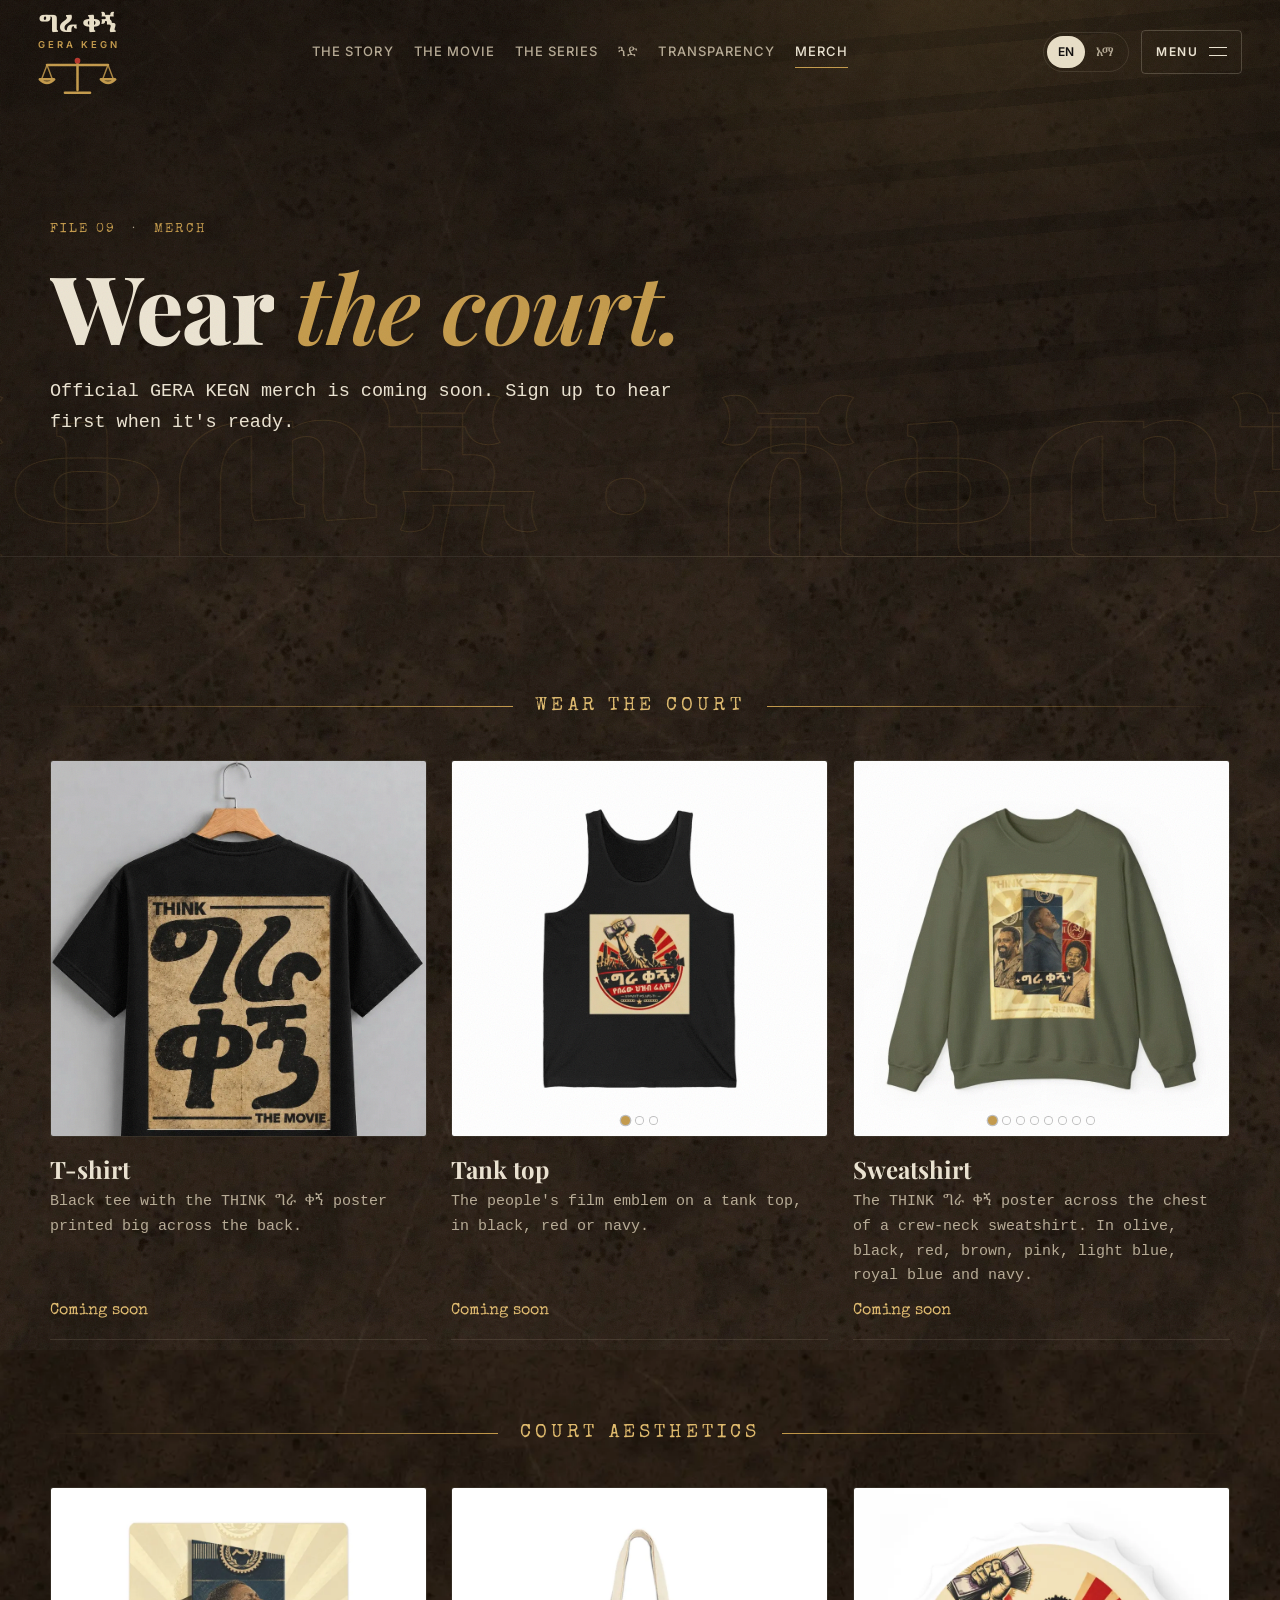
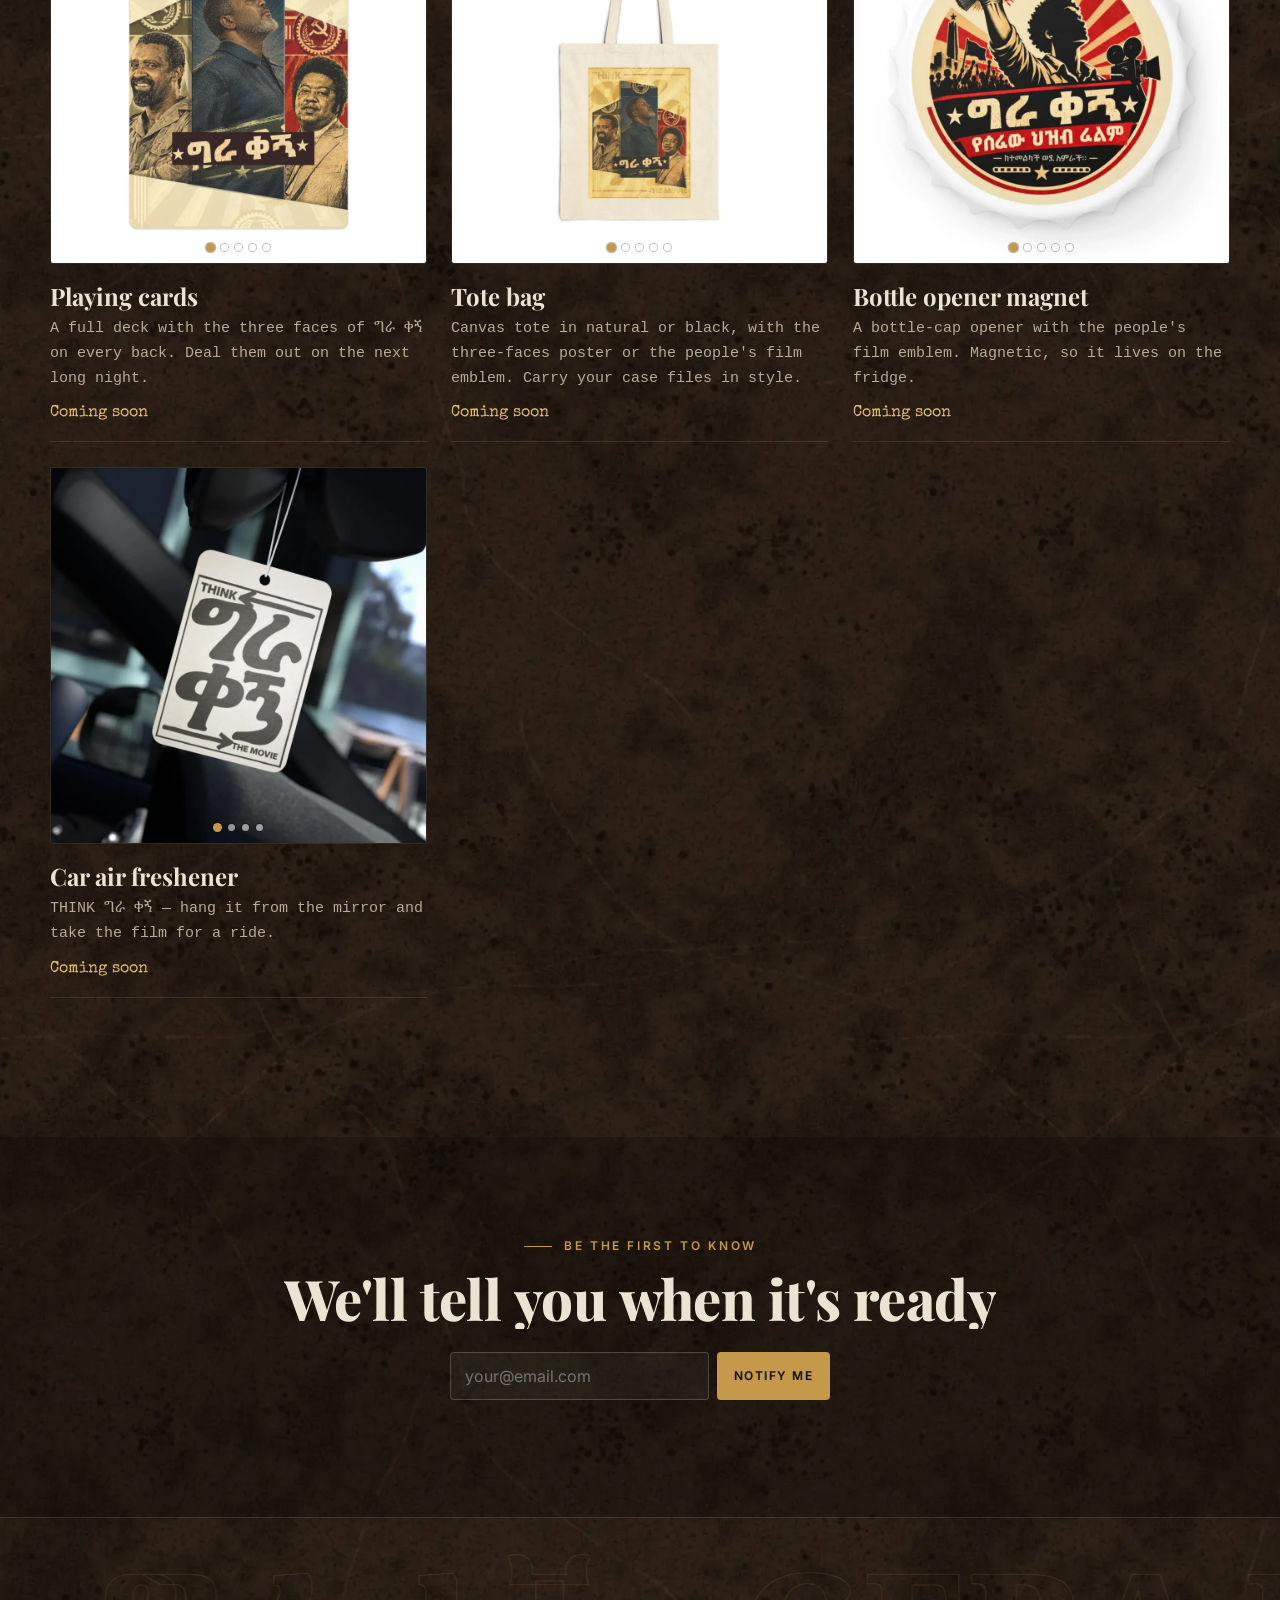
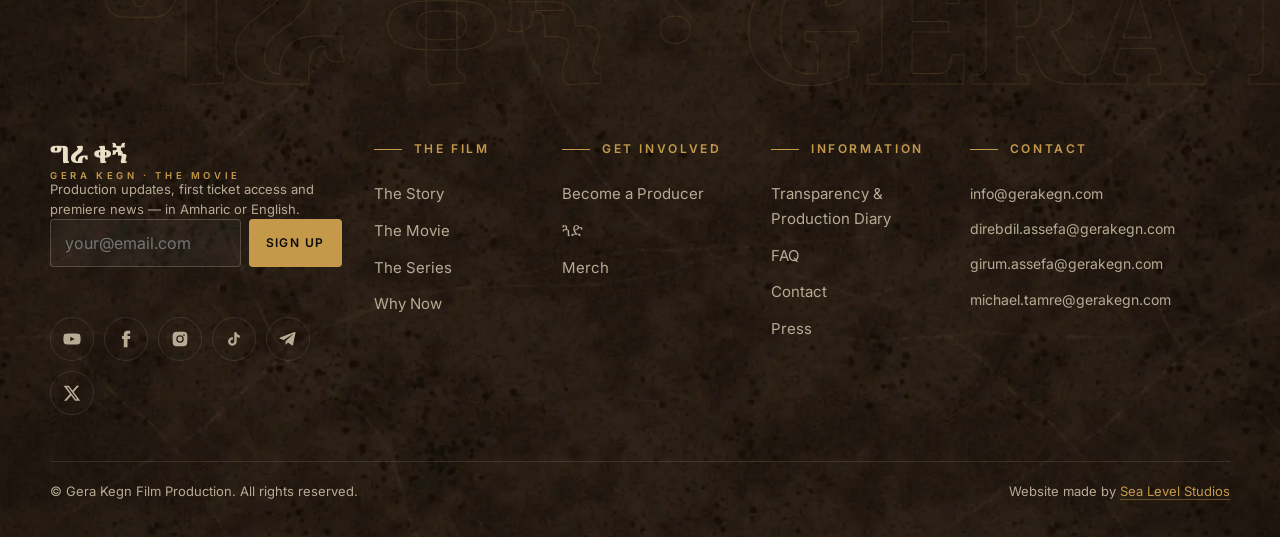
<file: merch.html>
<!doctype html>
<html lang="en">
<head>
  <meta charset="utf-8">
  <meta name="viewport" content="width=device-width, initial-scale=1">
  <title>Merch · ግራ ቀኝ GERA KEGN</title>
  <meta name="description" content="Official GERA KEGN the Movie merch: T-shirts, hoodies and tote bags.">
  <meta name="theme-color" content="#0d0b09">
  <link rel="canonical" href="https://gerakegn.com/merch.html">
  <meta property="og:title" content="Merch · GERA KEGN">
  <meta property="og:image" content="https://gerakegn.com/assets/img/campaign/og-share.jpg">
  <link rel="icon" href="data:image/svg+xml,<svg xmlns='http://www.w3.org/2000/svg' viewBox='0 0 64 64'><rect width='64' height='64' rx='10' fill='%230d0b09'/><path d='M32 12v38M18 50h28M14 22h36' stroke='%23c49a4a' stroke-width='4' stroke-linecap='round'/><circle cx='32' cy='12' r='4' fill='%239e2a20'/></svg>">
  <link rel="preconnect" href="https://fonts.googleapis.com"><link rel="preconnect" href="https://fonts.gstatic.com" crossorigin>
  <link href="https://fonts.googleapis.com/css2?family=Inter:wght@400;500;600;700&family=Noto+Serif+Ethiopic:wght@500;700;900&family=Playfair+Display:ital,wght@0,600;0,800;1,500&family=Special+Elite&display=swap" rel="stylesheet">
  <link rel="stylesheet" href="assets/css/style.css">
</head>
<body data-page="merch">
<main id="main">
  <section class="page-hero">
    <div class="drift" data-speed="0.2" aria-hidden="true">ሸቀጦች · ሸቀጦች</div>
    <div class="wrap">
      <p class="page-file" data-reveal="left"><span>FILE 09</span><span data-am="ሸቀጦች">MERCH</span></p>
      <h1 class="h1" data-reveal="words" data-am="ግራ ቀኝን <em>ይልበሱ።</em>">Wear <em>the court.</em></h1>
      <p class="lede" data-reveal="up" style="--i:3" data-am="ይፋዊ የግራ ቀኝ ሸቀጦች በቅርቡ ይቀርባሉ። ሲዘጋጁ ቀድመው ለማወቅ ይመዝገቡ።">Official GERA KEGN merch is coming soon. Sign up to hear first when it's ready.</p>
    </div>
  </section>

  <section class="section">
    <div class="wrap">
      <div data-component="merch"></div>
    </div>
  </section>

  <section class="section-tight section-alt">
    <div class="wrap-narrow center">
      <p class="eyebrow" data-reveal="up" data-am="ቀድመው ይወቁ">Be the first to know</p>
      <h2 class="h2" data-reveal="words" data-am="ሲዘጋጁ እናሳውቅዎታለን">We'll tell you when it's ready</h2>
      <form class="mini-form" data-form="merch-notify" name="merch-notify" data-netlify="true" netlify-honeypot="bot-field" data-reveal="up" novalidate style="margin:24px auto 0">
        <input type="hidden" name="form-name" value="merch-notify"><p hidden><label>Leave empty <input name="bot-field" tabindex="-1" autocomplete="off"></label></p>
        <label class="sr" for="mnEmail" data-am="ኢሜይል">Email</label>
        <input id="mnEmail" type="email" name="email" required autocomplete="email" placeholder="your@email.com">
        <button class="btn btn-gold btn-sm" type="submit" data-am="አሳውቁኝ">Notify me</button>
        <p class="form-msg" role="status"></p>
      </form>
    </div>
  </section>
</main>
<script src="assets/js/content.js"></script>
</body>
</html>
</file>
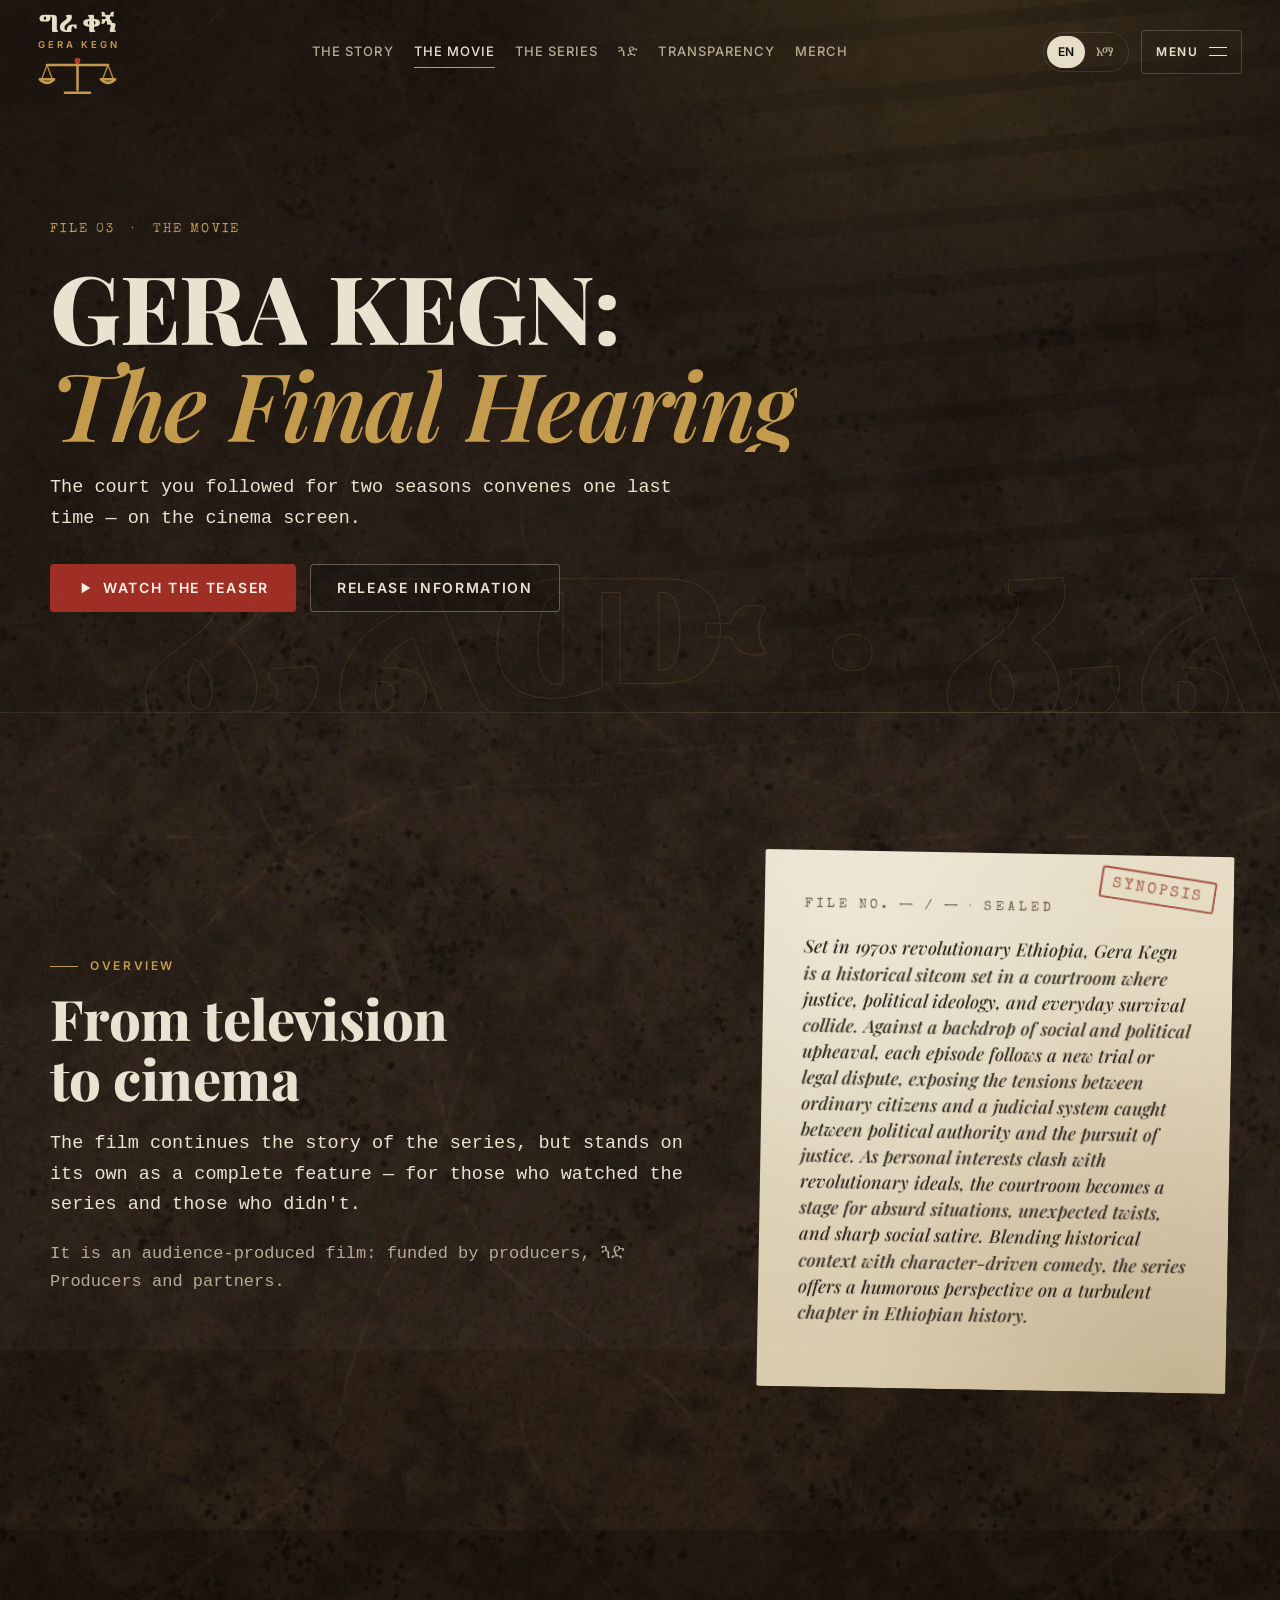
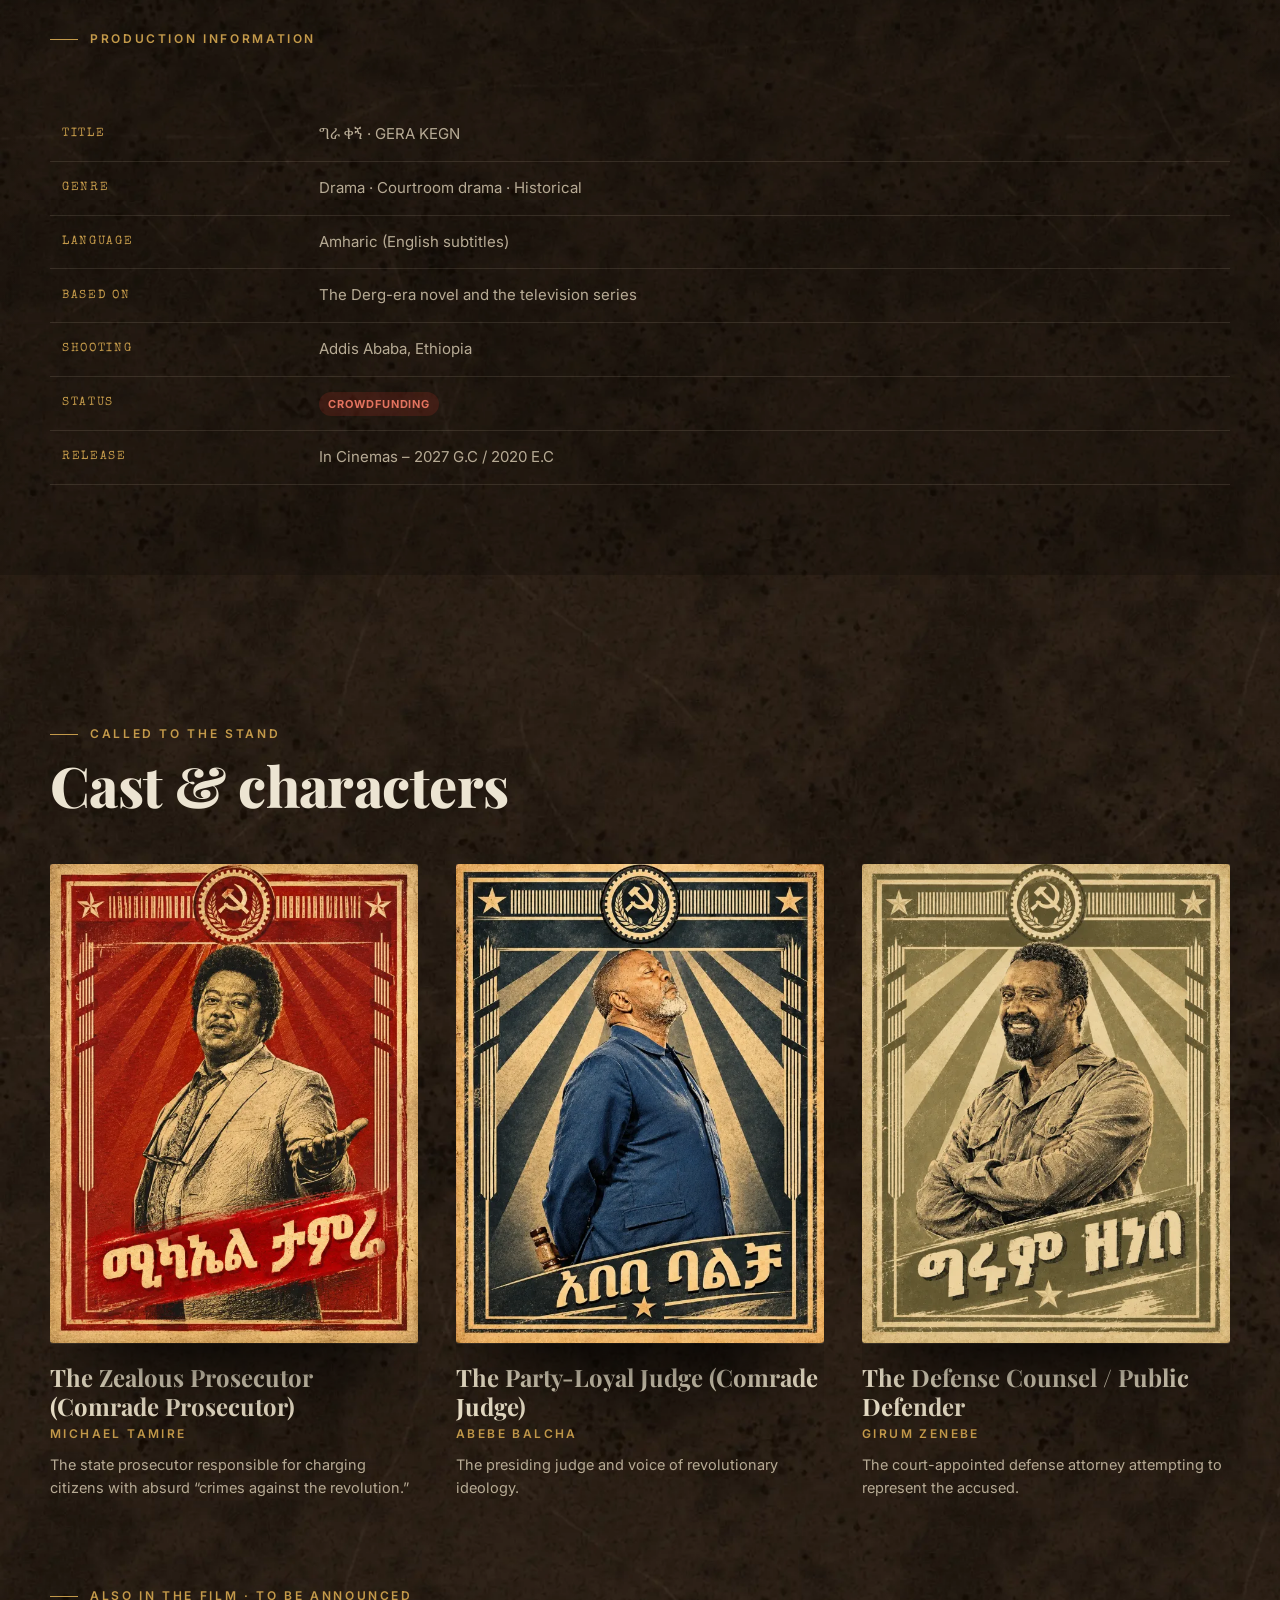
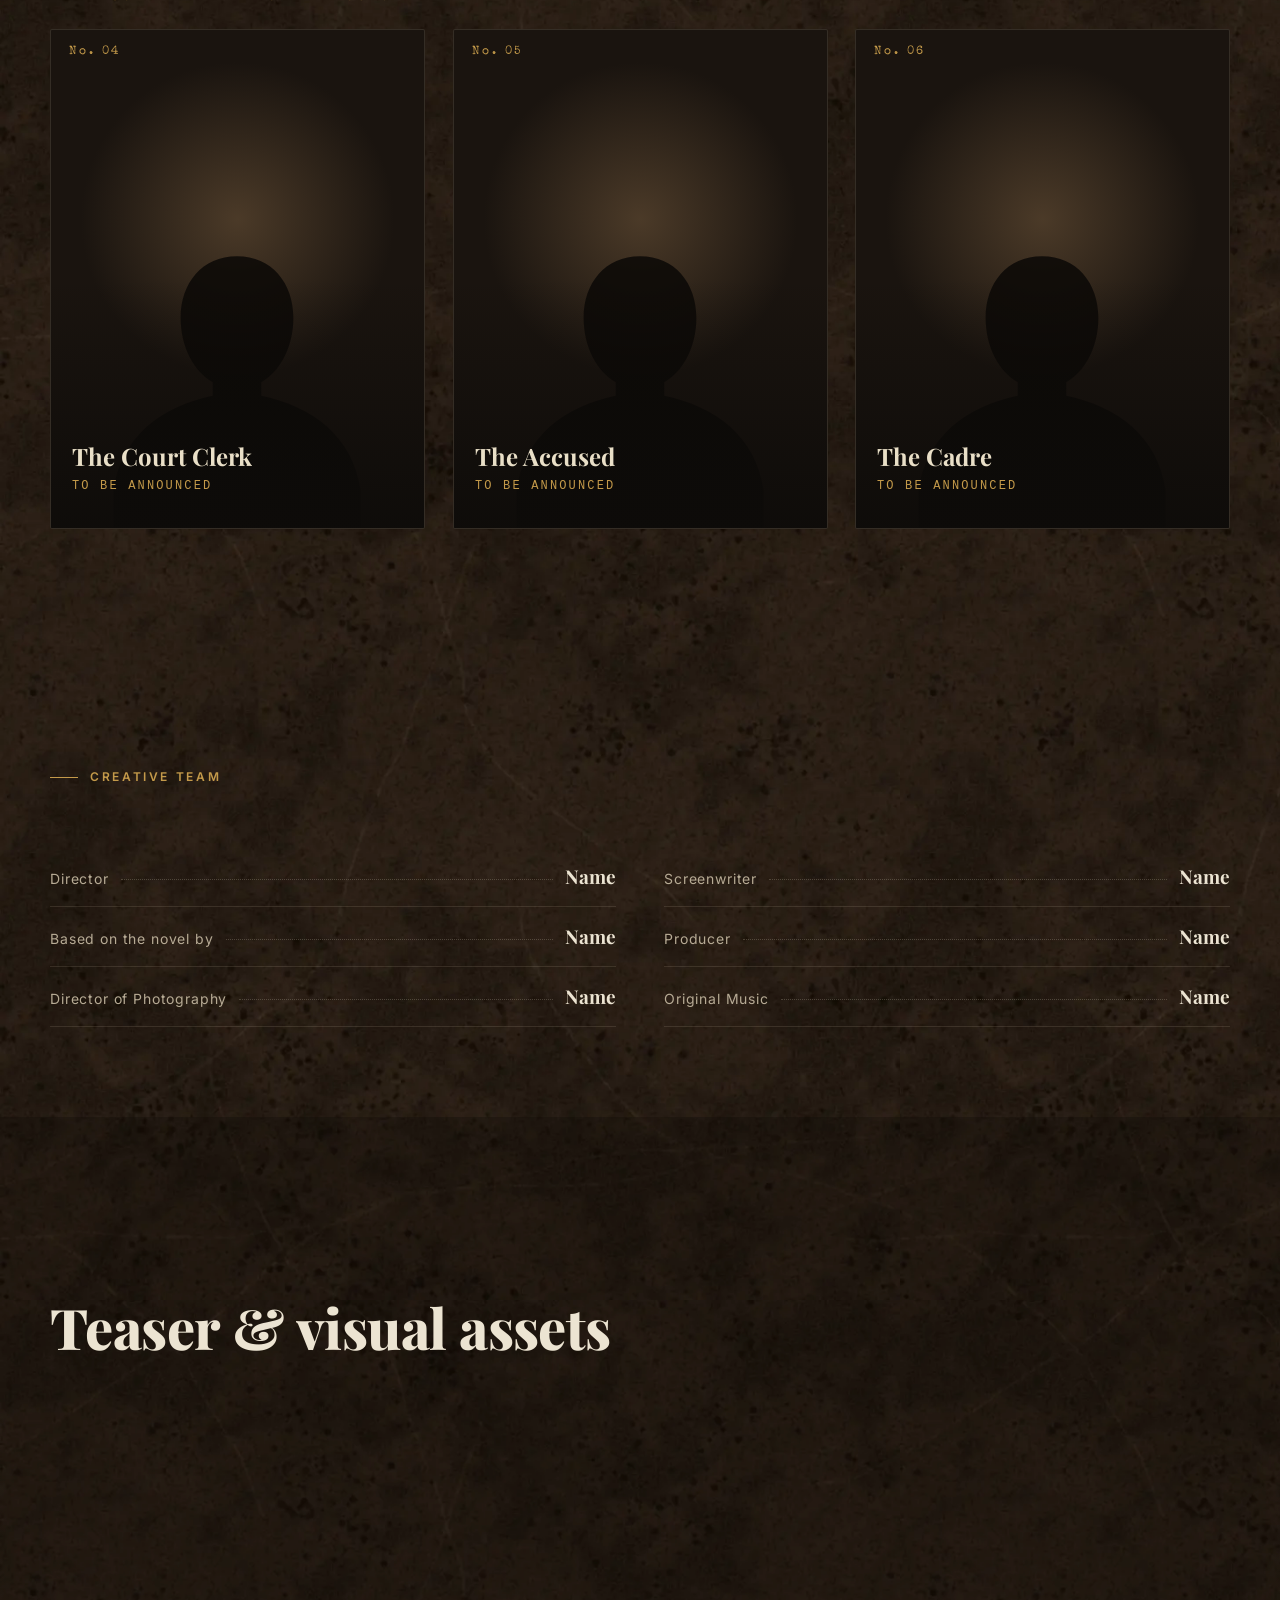
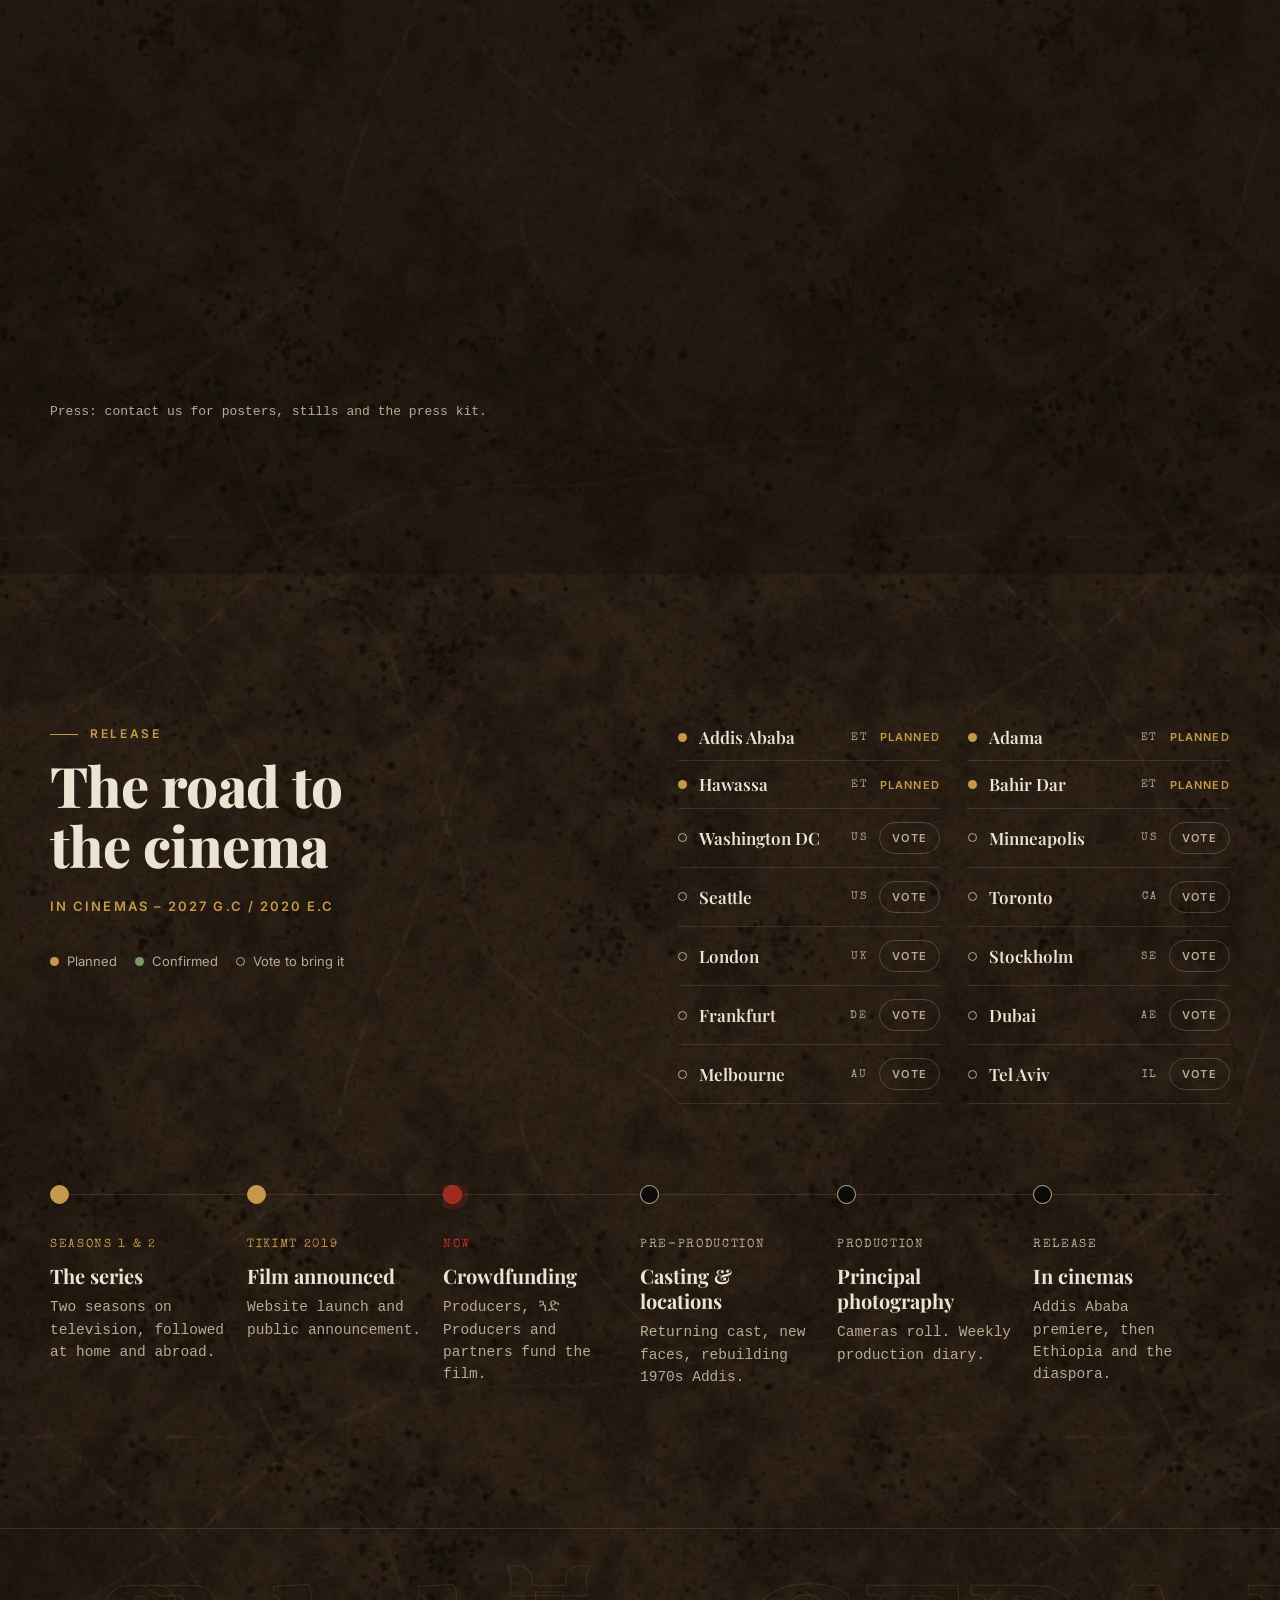
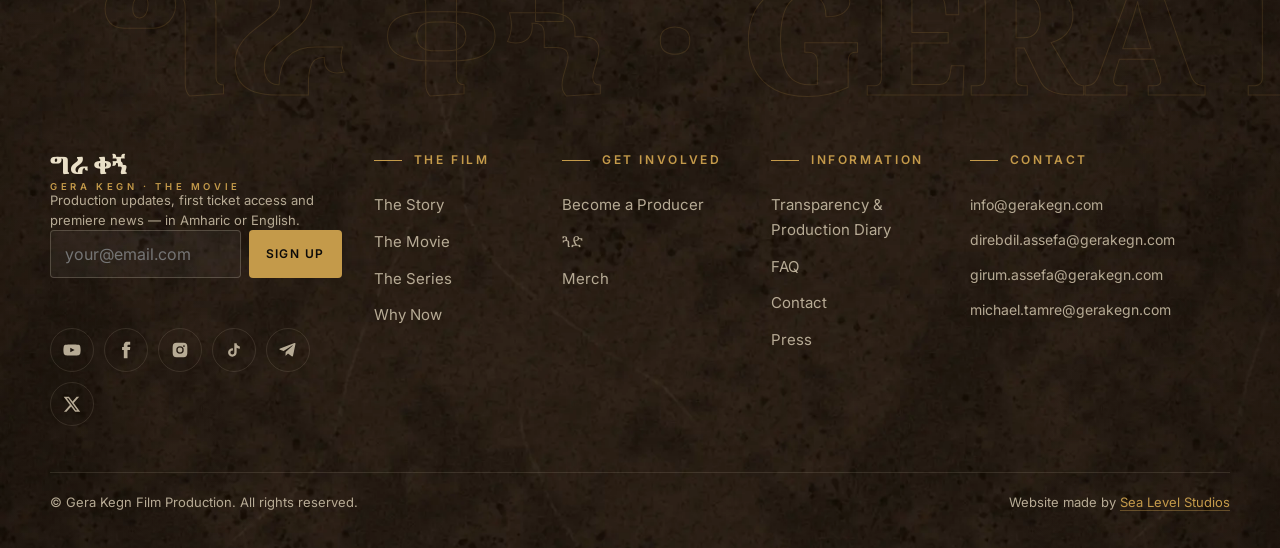
<file: movie.html>
<!doctype html>
<html lang="en">
<head>
  <meta charset="utf-8">
  <meta name="viewport" content="width=device-width, initial-scale=1">
  <title>The Movie · ግራ ቀኝ GERA KEGN</title>
  <meta name="description" content="GERA KEGN the Movie — synopsis, cast and creative team, production information, teaser and release details.">
  <meta name="theme-color" content="#0d0b09">
  <link rel="canonical" href="https://gerakegn.com/movie.html">
  <meta property="og:title" content="The Movie · GERA KEGN">
  <meta property="og:image" content="https://gerakegn.com/assets/img/campaign/og-share.jpg">
  <link rel="icon" href="data:image/svg+xml,<svg xmlns='http://www.w3.org/2000/svg' viewBox='0 0 64 64'><rect width='64' height='64' rx='10' fill='%230d0b09'/><path d='M32 12v38M18 50h28M14 22h36' stroke='%23c49a4a' stroke-width='4' stroke-linecap='round'/><circle cx='32' cy='12' r='4' fill='%239e2a20'/></svg>">
  <link rel="preconnect" href="https://fonts.googleapis.com"><link rel="preconnect" href="https://fonts.gstatic.com" crossorigin>
  <link href="https://fonts.googleapis.com/css2?family=Inter:wght@400;500;600;700&family=Noto+Serif+Ethiopic:wght@500;700;900&family=Playfair+Display:ital,wght@0,600;0,800;1,500&family=Special+Elite&display=swap" rel="stylesheet">
  <link rel="stylesheet" href="assets/css/style.css">
</head>
<body data-page="movie">
<main id="main">
  <section class="page-hero">
    <div class="drift" data-speed="0.2" aria-hidden="true">ፊልሙ · ፊልሙ</div>
    <div class="wrap">
      <p class="page-file" data-reveal="left"><span>FILE 03</span><span data-am="ፊልሙ">THE MOVIE</span></p>
      <h1 class="h1" data-reveal="words" data-am="ግራ ቀኝ፦ <em>የመጨረሻው ችሎት</em>">GERA KEGN: <em>The Final Hearing</em></h1>
      <p class="lede" data-reveal="up" style="--i:3" data-am="ለሁለት ምዕራፍ የተከተላችሁት ችሎት ለመጨረሻ ጊዜ — በሲኒማ ስክሪን ላይ — ይሰየማል።">The court you followed for two seasons convenes one last time — on the cinema screen.</p>
      <div class="btn-row" data-reveal="up" style="--i:4">
        <button type="button" class="btn btn-red" data-video="teaser">
          <svg viewBox="0 0 24 24" width="16" height="16" aria-hidden="true"><path d="M7 4l13 8-13 8z" fill="currentColor"/></svg><span data-am="ቅድመ እይታ">Watch the teaser</span>
        </button>
        <a href="#release" class="btn btn-ghost" data-am="የምርቃት መረጃ">Release information</a>
      </div>
    </div>
  </section>

  <!-- Overview + synopsis -->
  <section class="section">
    <div class="wrap split split-60">
      <div>
        <p class="eyebrow" data-reveal="left" data-am="አጠቃላይ እይታ">Overview</p>
        <h2 class="h2" data-reveal="words" data-am="ከቴሌቪዥን ወደ ሲኒማ">From television to cinema</h2>
        <div class="prose" data-stagger>
          <p class="lede" data-am="ፊልሙ የተከታታዩን ታሪክ ይቀጥላል፤ ግን ለብቻው የሚቆም ሙሉ ፊልም ነው። ድራማውን ያዩም ያላዩም ይከታተሉታል።">The film continues the story of the series, but stands on its own as a complete feature — for those who watched the series and those who didn't.</p>
          <p class="muted" data-am="በተመልካቹ የሚዘጋጅ ፊልም ነው፦ በፕሮዲዩሰሮች፣ በጓድ ፕሮዲዩሰሮች እና በአጋሮች ድጋፍ።">It is an audience-produced film: funded by producers, ጓድ Producers and partners.</p>
        </div>
      </div>
      <article class="paper tilt-r" data-reveal="right">
        <div class="paper-stamp" data-am="ሲኖፕሲስ">SYNOPSIS</div>
        <p class="paper-head typed">FILE NO. — / — · <span data-am="የታሸገ">SEALED</span></p>
        <p class="paper-quote" style="font-size:18px" data-am="ግራ ቀኝ በ1970ዎቹ አብዮታዊ ኢትዮጵያ ውስጥ ፍትሕ፣ ፖለቲካዊ ርዕዮተ ዓለም እና የዕለት ተዕለት ሕይወት በአንድ የወረዳ ችሎት ውስጥ ሲፋጠጡ የሚያሳይ፤ 24 ክፍሎችን የያዘ አስቂኝ ሲትኮም ሲሆን፤ በእያንዳንዱ ክፍል የክርክር ሂደት ውስጥም፤ ፍትህ ያለ ቅራሪ ስትቀጥን፤ የግል ጥቅሞችና ምክንያታዊ እሳቤዎች የመጨሻዋን ፅዋ ላለመጎንጨት በሚያደርጉት የሞት ሽረት ጥረት ውስጥ የሚፈጠሩ ማህበራዊ እና ፓለቲካዊ ስላቆችን አጉልቶ የሚያሳይ ታሪክ ቀመስ ሾው ነው።">Set in 1970s revolutionary Ethiopia, Gera Kegn is a historical sitcom set in a courtroom where justice, political ideology, and everyday survival collide. Against a backdrop of social and political upheaval, each episode follows a new trial or legal dispute, exposing the tensions between ordinary citizens and a judicial system caught between political authority and the pursuit of justice. As personal interests clash with revolutionary ideals, the courtroom becomes a stage for absurd situations, unexpected twists, and sharp social satire. Blending historical context with character-driven comedy, the series offers a humorous perspective on a turbulent chapter in Ethiopian history.</p>
      </article>
    </div>
  </section>

  <!-- Production info -->
  <section class="section-tight section-alt">
    <div class="wrap">
      <div class="section-head">
        <p class="eyebrow" data-reveal="left" data-am="የፕሮዳክሽን መረጃ">Production information</p>
      </div>
      <div data-reveal="up">
        <table class="ledger">
          <tbody>
            <tr><th data-am="ርዕስ">Title</th><td>ግራ ቀኝ · GERA KEGN</td></tr>
            <tr><th data-am="ዘውግ">Genre</th><td data-am="ድራማ · የችሎት ድራማ · ታሪካዊ">Drama · Courtroom drama · Historical</td></tr>
            <tr><th data-am="ቋንቋ">Language</th><td data-am="አማርኛ (በእንግሊዝኛ ንዑስ ጽሑፍ)">Amharic (English subtitles)</td></tr>
            <tr><th data-am="መነሻ">Based on</th><td data-am="በደርግ ዘመን የተጻፈ ልብ ወለድ እና ተከታታይ ድራማው">The Derg-era novel and the television series</td></tr>
            <tr><th data-am="ቦታ">Shooting</th><td data-am="አዲስ አበባ፣ ኢትዮጵያ">Addis Ababa, Ethiopia</td></tr>
            <tr><th data-am="ደረጃ">Status</th><td><span class="pill pill-now" data-am="ገንዘብ ማሰባሰብ">Crowdfunding</span></td></tr>
            <tr><th data-am="ምርቃት">Release</th><td data-component="release"></td></tr>
          </tbody>
        </table>
      </div>
    </div>
  </section>

  <!-- Cast -->
  <section class="section">
    <div class="wrap">
      <div class="section-head">
        <p class="eyebrow" data-reveal="left" data-am="ወደ ምስክርነት ሳጥን">Called to the stand</p>
        <h2 class="h2" data-reveal="words" data-am="ተዋንያን እና ገጸ ባሕሪያት">Cast &amp; characters</h2>
      </div>
      <div data-component="cast"></div>
    </div>
  </section>

  <!-- Crew -->
  <section class="section-tight">
    <div class="wrap">
      <div class="section-head">
        <p class="eyebrow" data-reveal="left" data-am="የፈጠራ ቡድን">Creative team</p>
      </div>
      <div data-component="crew"></div>
    </div>
  </section>

  <!-- Visual assets -->
  <section class="section section-alt">
    <div class="wrap">
      <div class="section-head">
        <p class="eyebrow" data-reveal="left" data-am="ኤግዚቢቶች">Exhibits</p>
        <h2 class="h2" data-reveal="words" data-am="ቅድመ እይታ እና ምስሎች">Teaser &amp; visual assets</h2>
      </div>
      <div class="media-grid">
        <button type="button" class="teaser" data-video="teaser" data-reveal="clip">
          <span class="teaser-play" aria-hidden="true"><svg viewBox="0 0 24 24"><path d="M7 4l13 8-13 8z" fill="currentColor"/></svg></span>
          <span class="teaser-label"><small data-am="ኤግዚቢት ሀ">Exhibit A</small><b data-am="ይፋዊ ቅድመ እይታ — በቅርቡ">Official teaser — coming soon</b></span>
        </button>
        <div data-component="gallery"></div>
      </div>
      <p class="tiny muted" style="margin-top:18px" data-reveal="up" data-am="ለጋዜጠኞች፦ ፖስተሮች፣ ፎቶዎች እና የፕሬስ ኪት ለማግኘት ያግኙን።">Press: contact us for posters, stills and the press kit.</p>
    </div>
  </section>

  <!-- Release -->
  <section class="section" id="release">
    <div class="wrap">
      <div class="split top">
        <div>
          <p class="eyebrow" data-reveal="left" data-am="ምርቃት">Release</p>
          <h2 class="h2" data-reveal="words" data-am="ወደ ሲኒማ የሚወስደው መንገድ">The road to the cinema</h2>
          <div data-component="countdown" data-reveal="up"></div>
          <p class="release-label" data-component="release" data-reveal="up" style="text-align:left"></p>
          <div class="legend" data-reveal="up">
            <span><i class="dot dot-planned"></i><span data-am="የታቀደ">Planned</span></span>
            <span><i class="dot dot-confirmed"></i><span data-am="የተረጋገጠ">Confirmed</span></span>
            <span><i class="dot dot-vote"></i><span data-am="ድምጽ ይስጡ">Vote to bring it</span></span>
          </div>
        </div>
        <ul data-component="cities" data-reveal="right"></ul>
      </div>
      <div style="margin-top:80px"><ol data-component="timeline"></ol></div>
    </div>
  </section>
</main>
<script src="assets/js/content.js"></script>
</body>
</html>
</file>
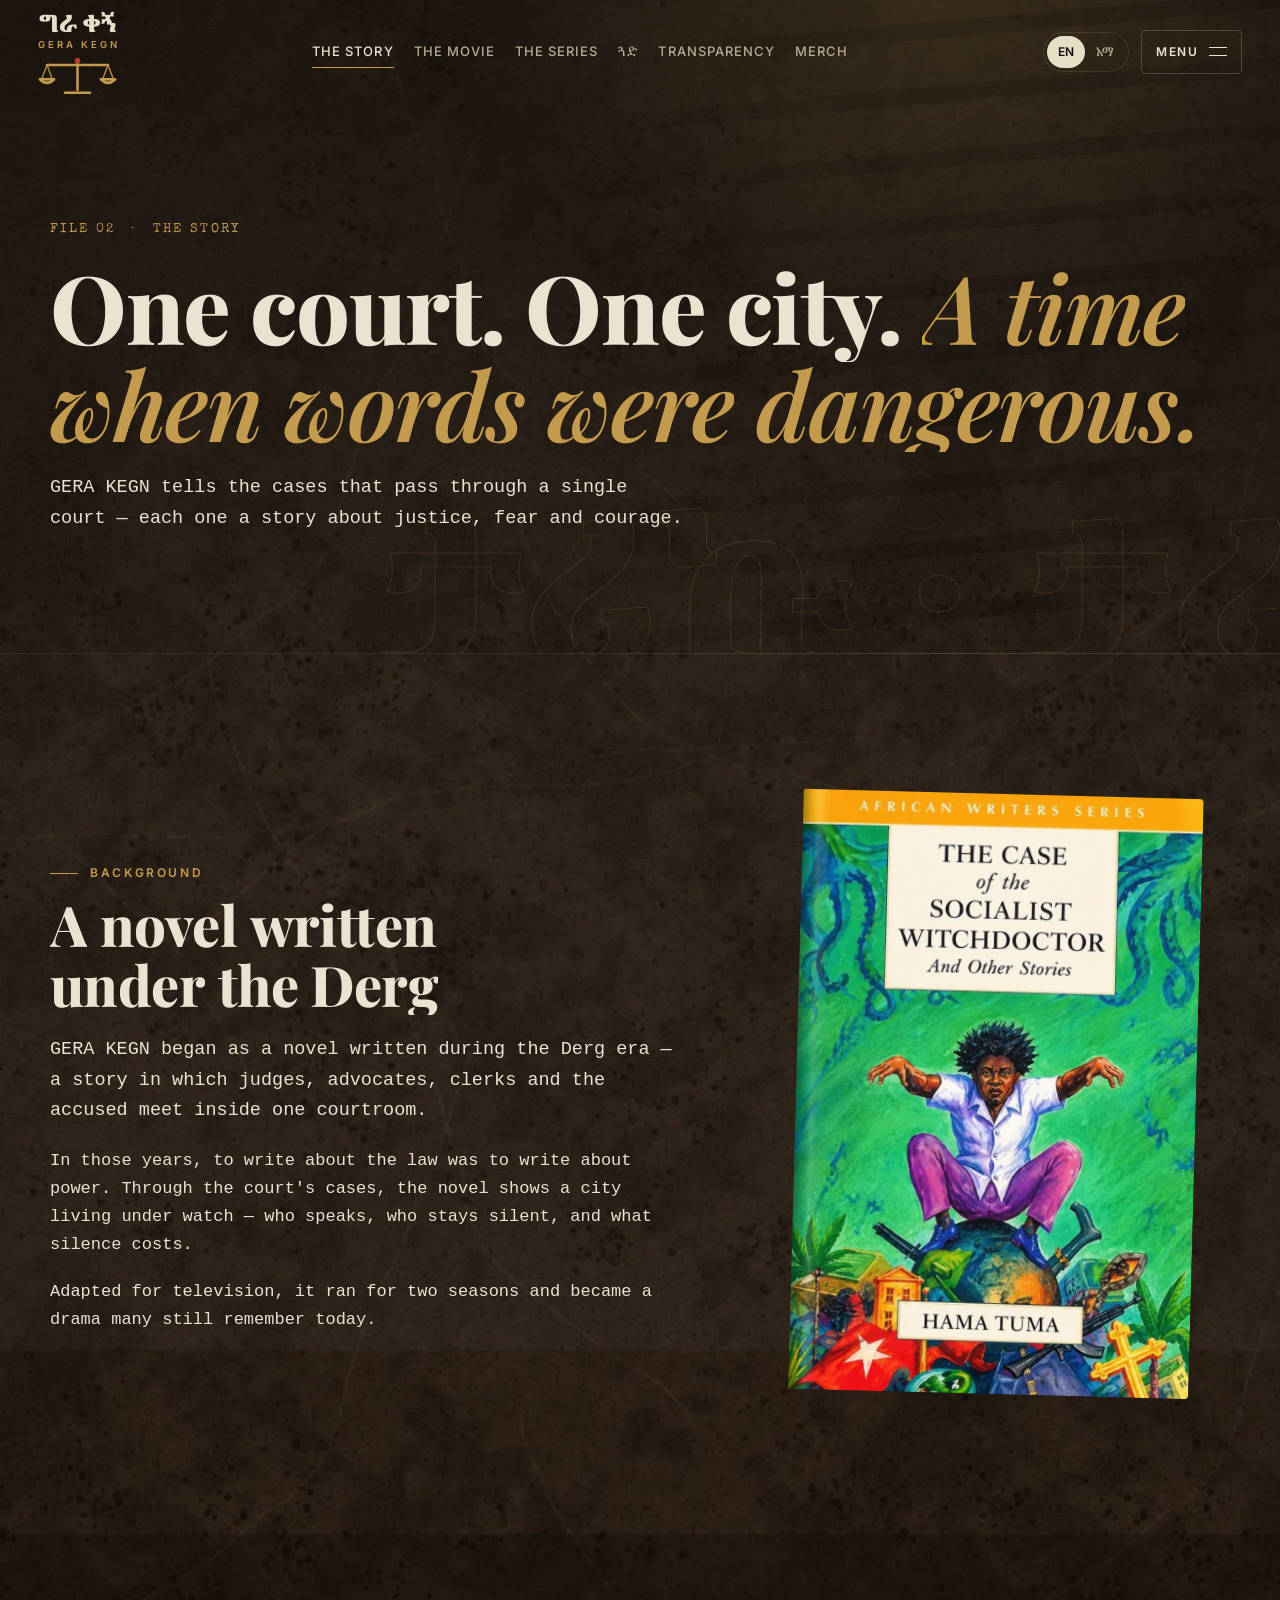
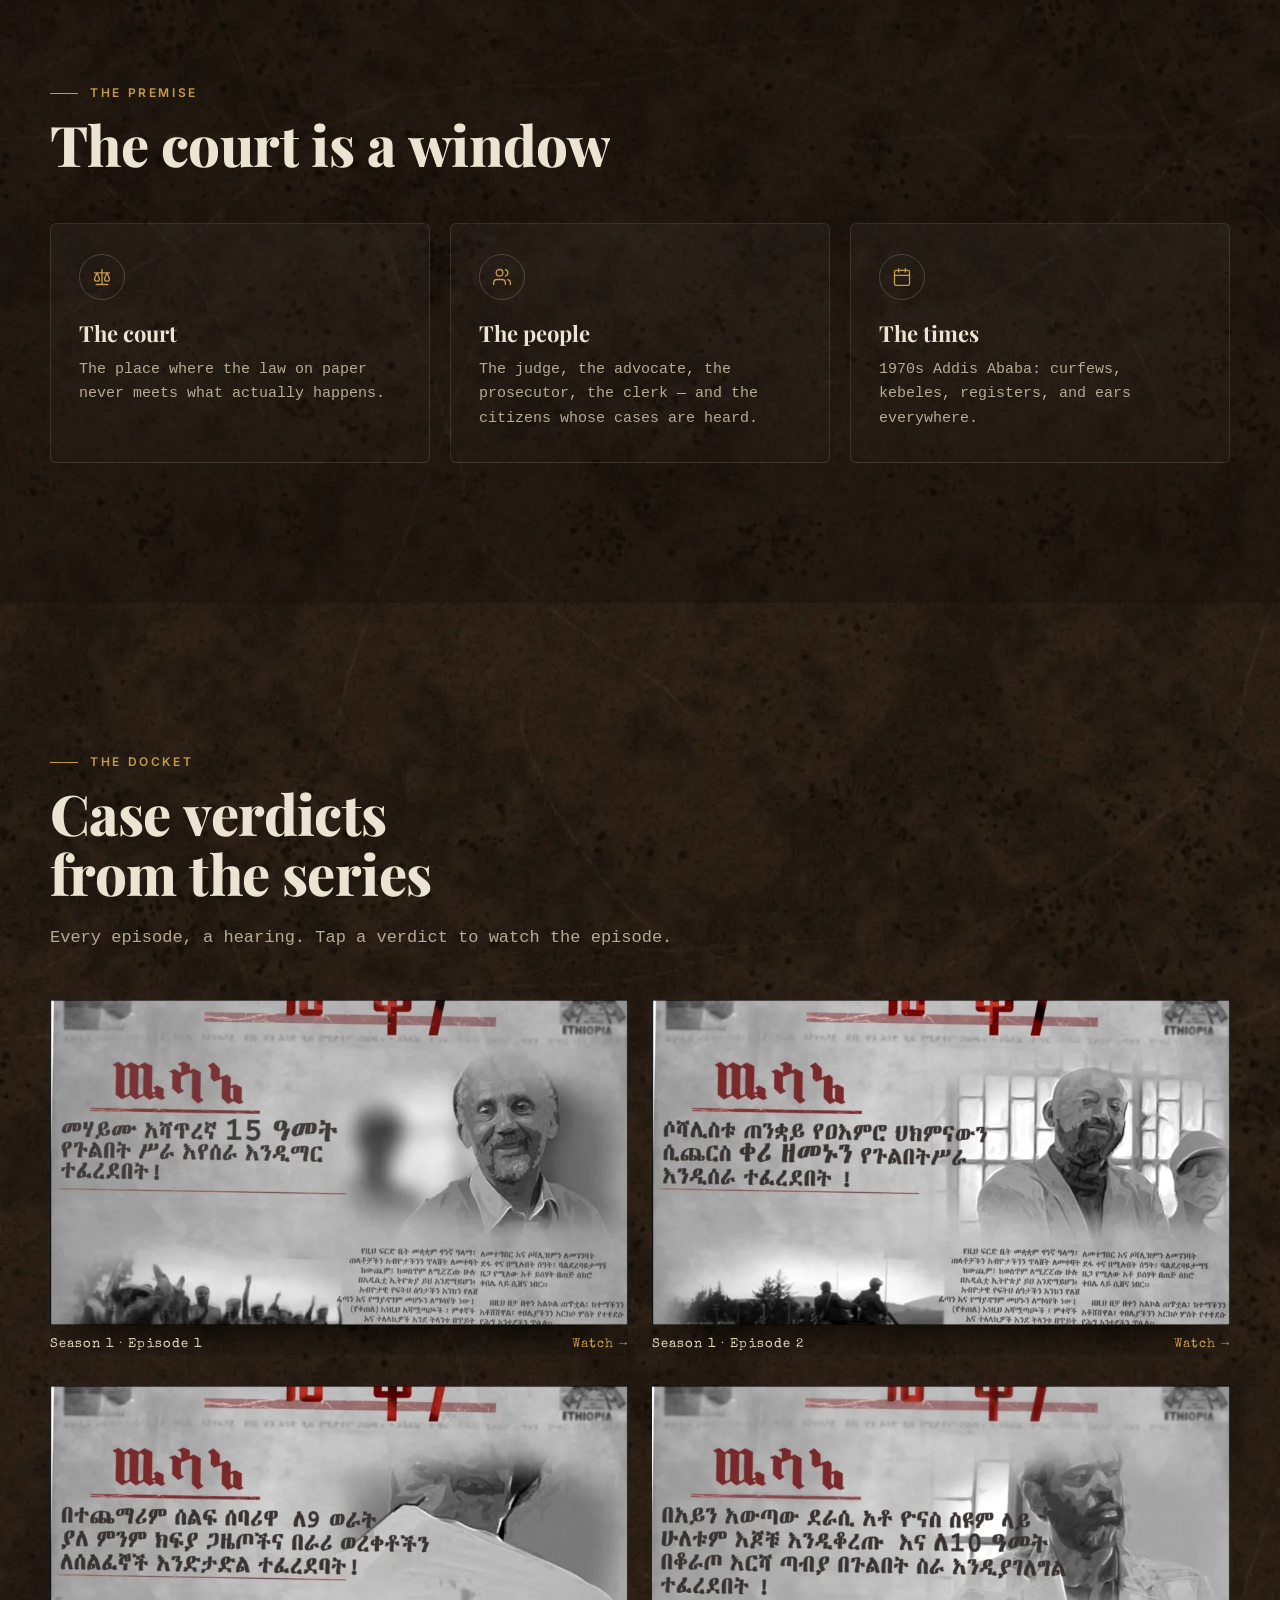
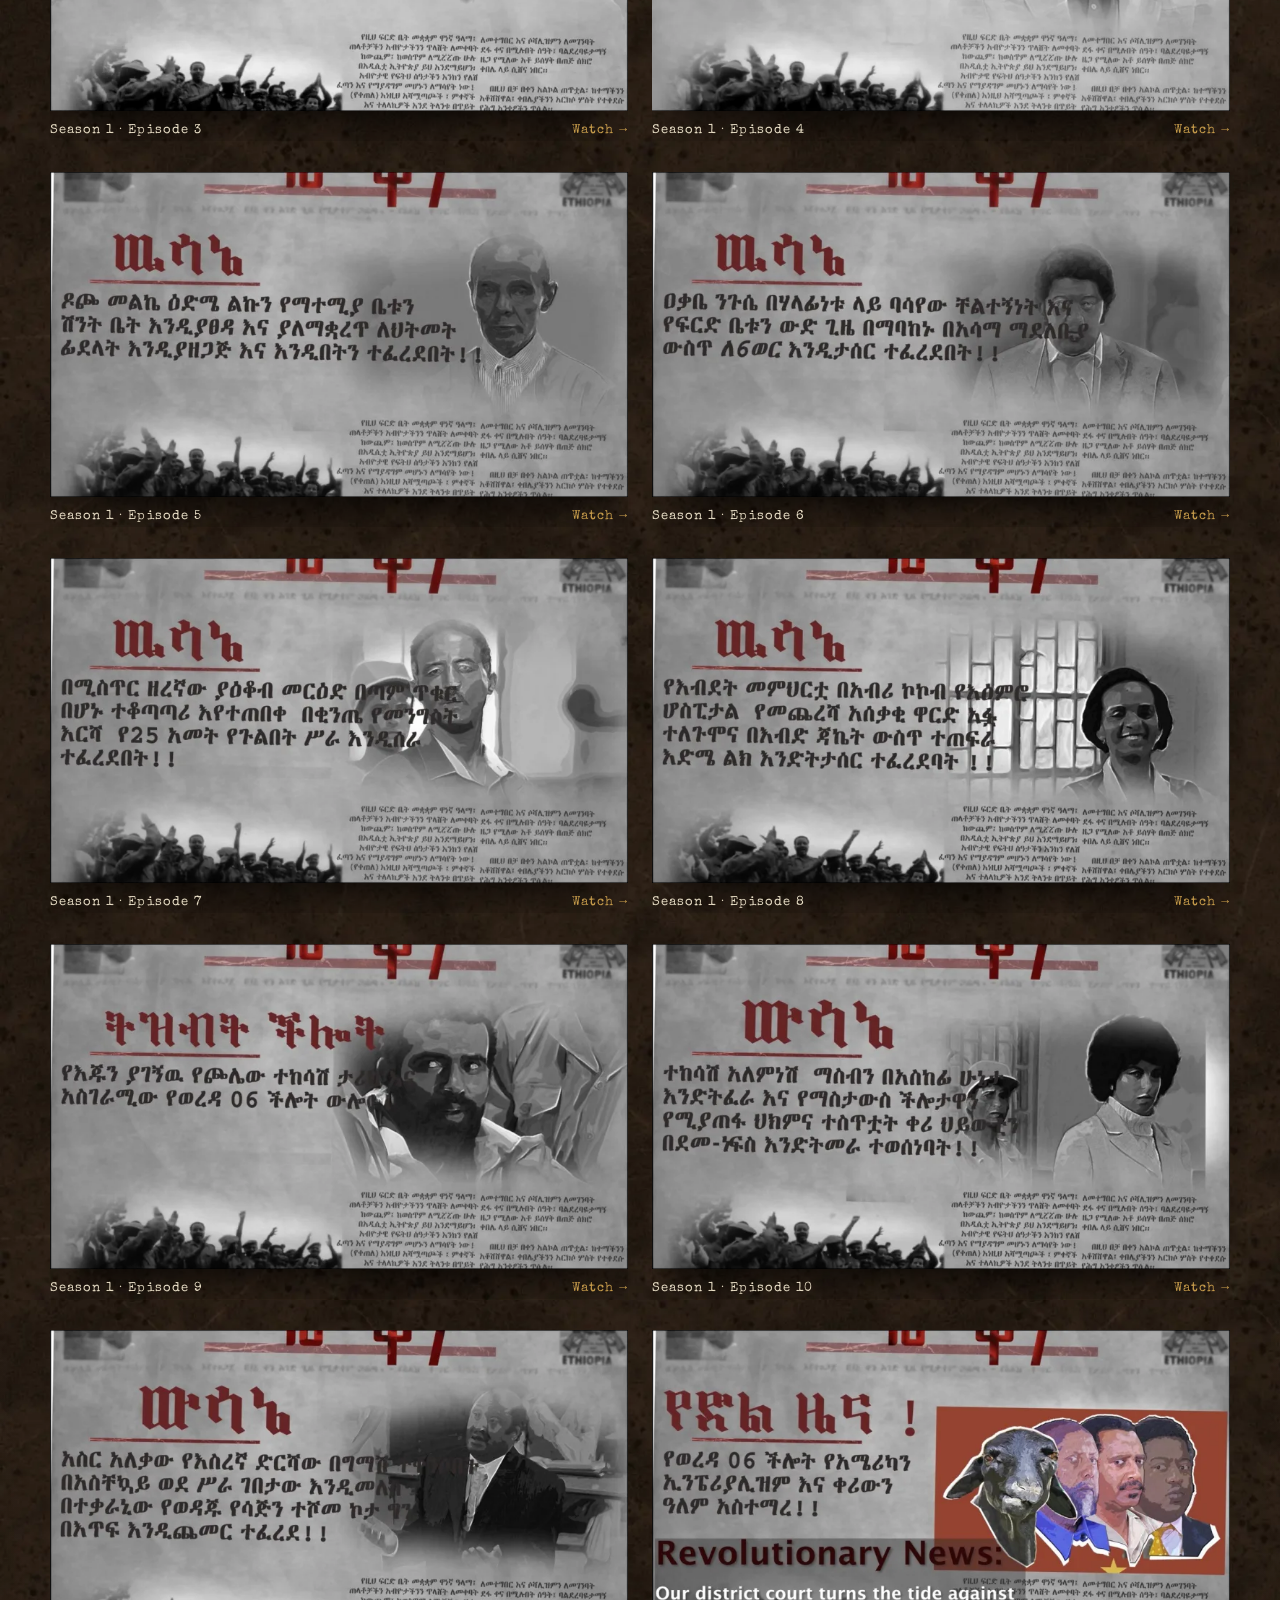
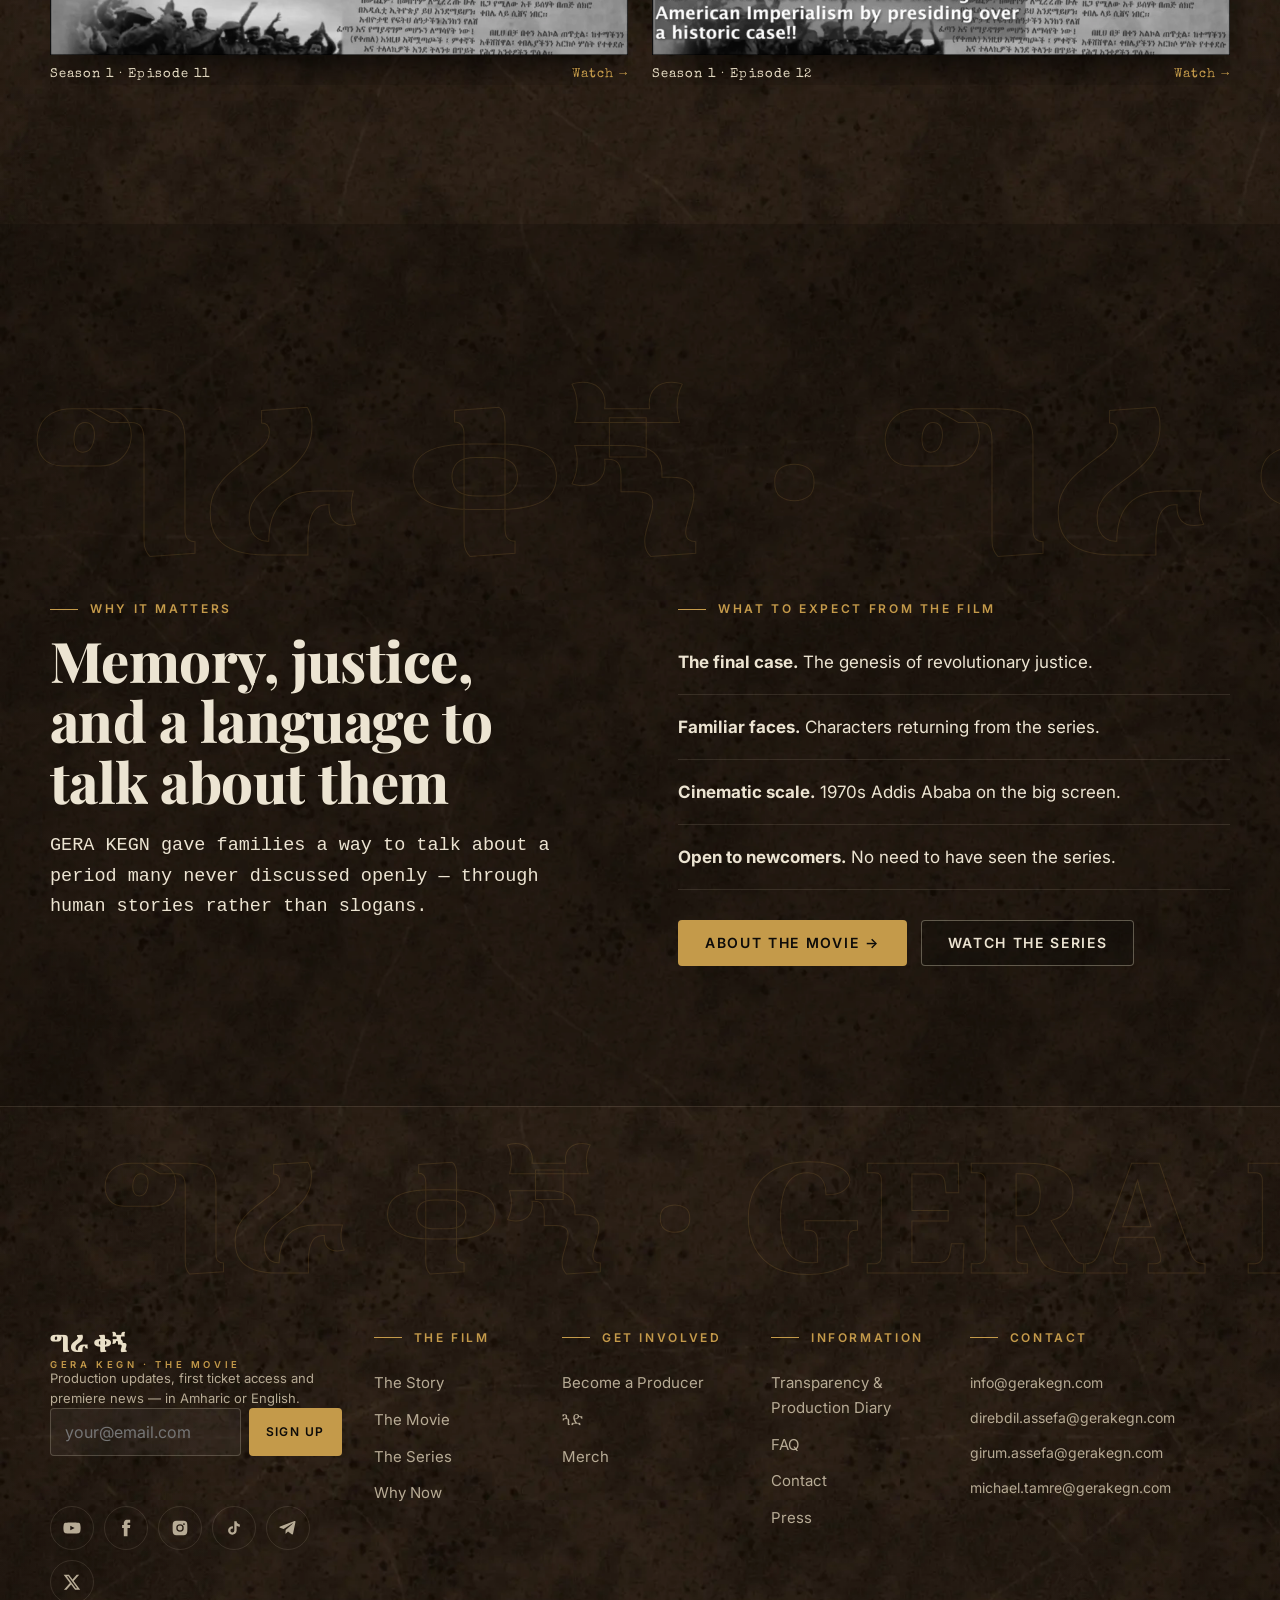
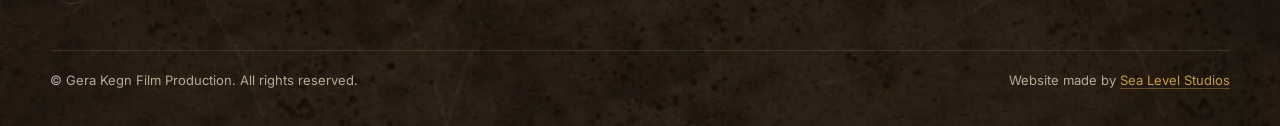
<file: story.html>
<!doctype html>
<html lang="en">
<head>
  <meta charset="utf-8">
  <meta name="viewport" content="width=device-width, initial-scale=1">
  <title>The Story · ግራ ቀኝ GERA KEGN</title>
  <meta name="description" content="The story behind GERA KEGN: a novel written during the Derg era, a court, and the cases that passed through it.">
  <meta name="theme-color" content="#0d0b09">
  <link rel="canonical" href="https://gerakegn.com/story.html">
  <meta property="og:title" content="The Story · GERA KEGN">
  <meta property="og:image" content="https://gerakegn.com/assets/img/campaign/og-share.jpg">
  <link rel="icon" href="data:image/svg+xml,<svg xmlns='http://www.w3.org/2000/svg' viewBox='0 0 64 64'><rect width='64' height='64' rx='10' fill='%230d0b09'/><path d='M32 12v38M18 50h28M14 22h36' stroke='%23c49a4a' stroke-width='4' stroke-linecap='round'/><circle cx='32' cy='12' r='4' fill='%239e2a20'/></svg>">
  <link rel="preconnect" href="https://fonts.googleapis.com"><link rel="preconnect" href="https://fonts.gstatic.com" crossorigin>
  <link href="https://fonts.googleapis.com/css2?family=Inter:wght@400;500;600;700&family=Noto+Serif+Ethiopic:wght@500;700;900&family=Playfair+Display:ital,wght@0,600;0,800;1,500&family=Special+Elite&display=swap" rel="stylesheet">
  <link rel="stylesheet" href="assets/css/style.css">
</head>
<body data-page="story">
<main id="main">
  <section class="page-hero">
    <div class="drift" data-speed="0.2" aria-hidden="true">ታሪኩ · ታሪኩ</div>
    <div class="wrap">
      <p class="page-file" data-reveal="left"><span>FILE 02</span><span data-am="ታሪኩ">THE STORY</span></p>
      <h1 class="h1" data-reveal="words" data-am="አንድ ችሎት። አንድ ከተማ። <em>ቃላት አደገኛ የነበሩበት ዘመን።</em>">One court. One city. <em>A time when words were dangerous.</em></h1>
      <p class="lede" data-reveal="up" style="--i:3" data-am="ግራ ቀኝ በአንድ ችሎት ውስጥ የሚያልፉ ጉዳዮችን ይተርካል — እያንዳንዱም ስለ ፍትሕ፣ ስለ ፍርሃት እና ስለ ድፍረት የሚናገር።">GERA KEGN tells the cases that pass through a single court — each one a story about justice, fear and courage.</p>
    </div>
  </section>

  <!-- Background -->
  <section class="section">
    <div class="wrap split split-60">
      <div>
        <p class="eyebrow" data-reveal="left" data-am="ዳራ">Background</p>
        <h2 class="h2" data-reveal="words" data-am="በደርግ ዘመን የተጻፈ ልብ ወለድ">A novel written under the Derg</h2>
        <div class="prose" data-stagger>
          <p class="lede" data-am="ግራ ቀኝ የተጀመረው በደርግ ዘመን እንደተጻፈ ልብ ወለድ ነው — ዳኞች፣ ጠበቆች፣ ጸሐፊዎች እና ተከሳሾች በአንድ ችሎት ውስጥ የሚገናኙበት ታሪክ።">GERA KEGN began as a novel written during the Derg era — a story in which judges, advocates, clerks and the accused meet inside one courtroom.</p>
          <p data-am="በዚያ ዘመን ስለ ሕግ መጻፍ ስለ ኃይል መጻፍ ነበር። ልብ ወለዱ በችሎቱ ጉዳዮች በኩል በክትትል ሥር የምትኖር ከተማን ያሳያል — ማን እንደሚናገር፣ ማን ዝም እንደሚል እና ዝምታው ምን እንደሚያስከፍል።">In those years, to write about the law was to write about power. Through the court's cases, the novel shows a city living under watch — who speaks, who stays silent, and what silence costs.</p>
          <p data-am="ወደ ቴሌቪዥን ሲመጣ ታሪኩ ለሁለት ምዕራፍ ታየ፤ ዛሬም ብዙዎች የሚያስታውሱት ድራማ ሆነ።">Adapted for television, it ran for two seasons and became a drama many still remember today.</p>
        </div>
      </div>
      <figure class="book-cover" data-reveal="right">
        <img src="assets/img/story/book-cover-800.webp"
             srcset="assets/img/story/book-cover-480.webp 480w, assets/img/story/book-cover-800.webp 800w"
             sizes="(max-width: 920px) 300px, 400px" width="800" height="1200" loading="lazy" decoding="async"
             alt="Book cover: The Case of the Socialist Witchdoctor and Other Stories, by Hama Tuma, African Writers Series">
      </figure>
    </div>
  </section>

  <!-- Premise -->
  <section class="section section-alt">
    <div class="wrap">
      <div class="section-head">
        <p class="eyebrow" data-reveal="left" data-am="መነሻ ሐሳቡ">The premise</p>
        <h2 class="h2" data-reveal="words" data-am="ችሎቱ መስኮት ነው">The court is a window</h2>
      </div>
      <div class="cards" data-stagger="alt">
        <article class="card">
          <span class="card-icon"><svg viewBox="0 0 24 24"><path d="M12 3v18M5 21h14M3 7h18M6 7l-3 7a3 3 0 0 0 6 0zM18 7l-3 7a3 3 0 0 0 6 0z"/></svg></span>
          <h3 data-am="ችሎቱ">The court</h3>
          <p data-am="በወረቀት ላይ ያለው ሕግ በእውነታ ከሚሆነው ጋር ፈጽሞ የማይገናኝበት ቦታ።">The place where the law on paper never meets what actually happens.</p>
        </article>
        <article class="card">
          <span class="card-icon"><svg viewBox="0 0 24 24"><path d="M16 21v-2a4 4 0 0 0-4-4H6a4 4 0 0 0-4 4v2"/><circle cx="9" cy="7" r="4"/><path d="M22 21v-2a4 4 0 0 0-3-3.87M16 3.13a4 4 0 0 1 0 7.75"/></svg></span>
          <h3 data-am="ሰዎቹ">The people</h3>
          <p data-am="ዳኛው፣ ጠበቃው፣ ዐቃቤ ሕጉ፣ ጸሐፊዋ — እና ጉዳያቸው የሚሰማ ዜጎች።">The judge, the advocate, the prosecutor, the clerk — and the citizens whose cases are heard.</p>
        </article>
        <article class="card">
          <span class="card-icon"><svg viewBox="0 0 24 24"><rect x="3" y="4" width="18" height="18" rx="2"/><path d="M16 2v4M8 2v4M3 10h18"/></svg></span>
          <h3 data-am="ዘመኑ">The times</h3>
          <p data-am="የ1970ዎቹ አዲስ አበባ፦ ሰዓት እላፊ፣ ቀበሌዎች፣ መዝገቦች እና በየቦታው ያሉ ጆሮዎች።">1970s Addis Ababa: curfews, kebeles, registers, and ears everywhere.</p>
        </article>
      </div>
    </div>
  </section>

  <!-- Case verdicts -->
  <section class="section">
    <div class="wrap">
      <div class="section-head">
        <p class="eyebrow" data-reveal="left" data-am="የችሎቱ መዝገብ">The docket</p>
        <h2 class="h2" data-reveal="words" data-am="ከተከታታዩ የክስ ውሳኔዎች">Case verdicts from the series</h2>
        <p class="muted" data-reveal="up" data-am="እያንዳንዱ ክፍል አንድ ችሎት። ክፍሉን ለማየት ውሳኔውን ይጫኑ።">Every episode, a hearing. Tap a verdict to watch the episode.</p>
      </div>
      <div data-component="verdicts"></div>
    </div>
  </section>

  <!-- Why it matters / what to expect -->
  <section class="section section-alt">
    <div class="drift-wrap"><div class="drift" data-speed="0.25" aria-hidden="true">ግራ ቀኝ · ግራ ቀኝ · ግራ ቀኝ</div></div>
    <div class="wrap split top">
      <div>
        <p class="eyebrow" data-reveal="left" data-am="ለምን ያስፈልጋል">Why it matters</p>
        <h2 class="h2" data-reveal="words" data-am="ትውስታ፣ ፍትሕ እና የምንነጋገርበት ቋንቋ">Memory, justice, and a language to talk about them</h2>
        <p class="lede" data-reveal="up" data-am="ግራ ቀኝ ብዙ ቤተሰቦች በግልጽ ያልተነጋገሩበትን ዘመን በሰብአዊ ታሪኮች በኩል ለመወያየት መንገድ ከፍቷል።">GERA KEGN gave families a way to talk about a period many never discussed openly — through human stories rather than slogans.</p>
      </div>
      <div>
        <p class="eyebrow" data-reveal="right" data-am="ከፊልሙ ምን ይጠበቃል">What to expect from the film</p>
        <ul class="terms" data-stagger style="list-style:none;padding:0;margin:0">
          <li style="padding:18px 0;border-bottom:1px solid var(--line)" data-am="<b>የመጨረሻው ጉዳይ።</b> የአብዮታዊ ፍትሕ መነሻ።"><b>The final case.</b> The genesis of revolutionary justice.</li>
          <li style="padding:18px 0;border-bottom:1px solid var(--line)" data-am="<b>የሚታወቁ ፊቶች።</b> ከድራማው የሚመለሱ ገጸ ባሕሪያት።"><b>Familiar faces.</b> Characters returning from the series.</li>
          <li style="padding:18px 0;border-bottom:1px solid var(--line)" data-am="<b>የሲኒማ ስፋት።</b> የ1970ዎቹ አዲስ አበባ በትልቁ ስክሪን።"><b>Cinematic scale.</b> 1970s Addis Ababa on the big screen.</li>
          <li style="padding:18px 0;border-bottom:1px solid var(--line)" data-am="<b>ለአዲስ ተመልካቾችም።</b> ድራማውን ሳያዩ መከታተል ይቻላል።"><b>Open to newcomers.</b> No need to have seen the series.</li>
        </ul>
        <div class="btn-row" data-reveal="up" style="margin-top:30px">
          <a href="movie.html" class="btn btn-gold" data-am="ስለ ፊልሙ →">About the movie →</a>
          <a href="series.html" class="btn btn-ghost" data-am="ተከታታዩን ይመልከቱ">Watch the series</a>
        </div>
      </div>
    </div>
  </section>
</main>
<script src="assets/js/content.js"></script>
</body>
</html>
</file>
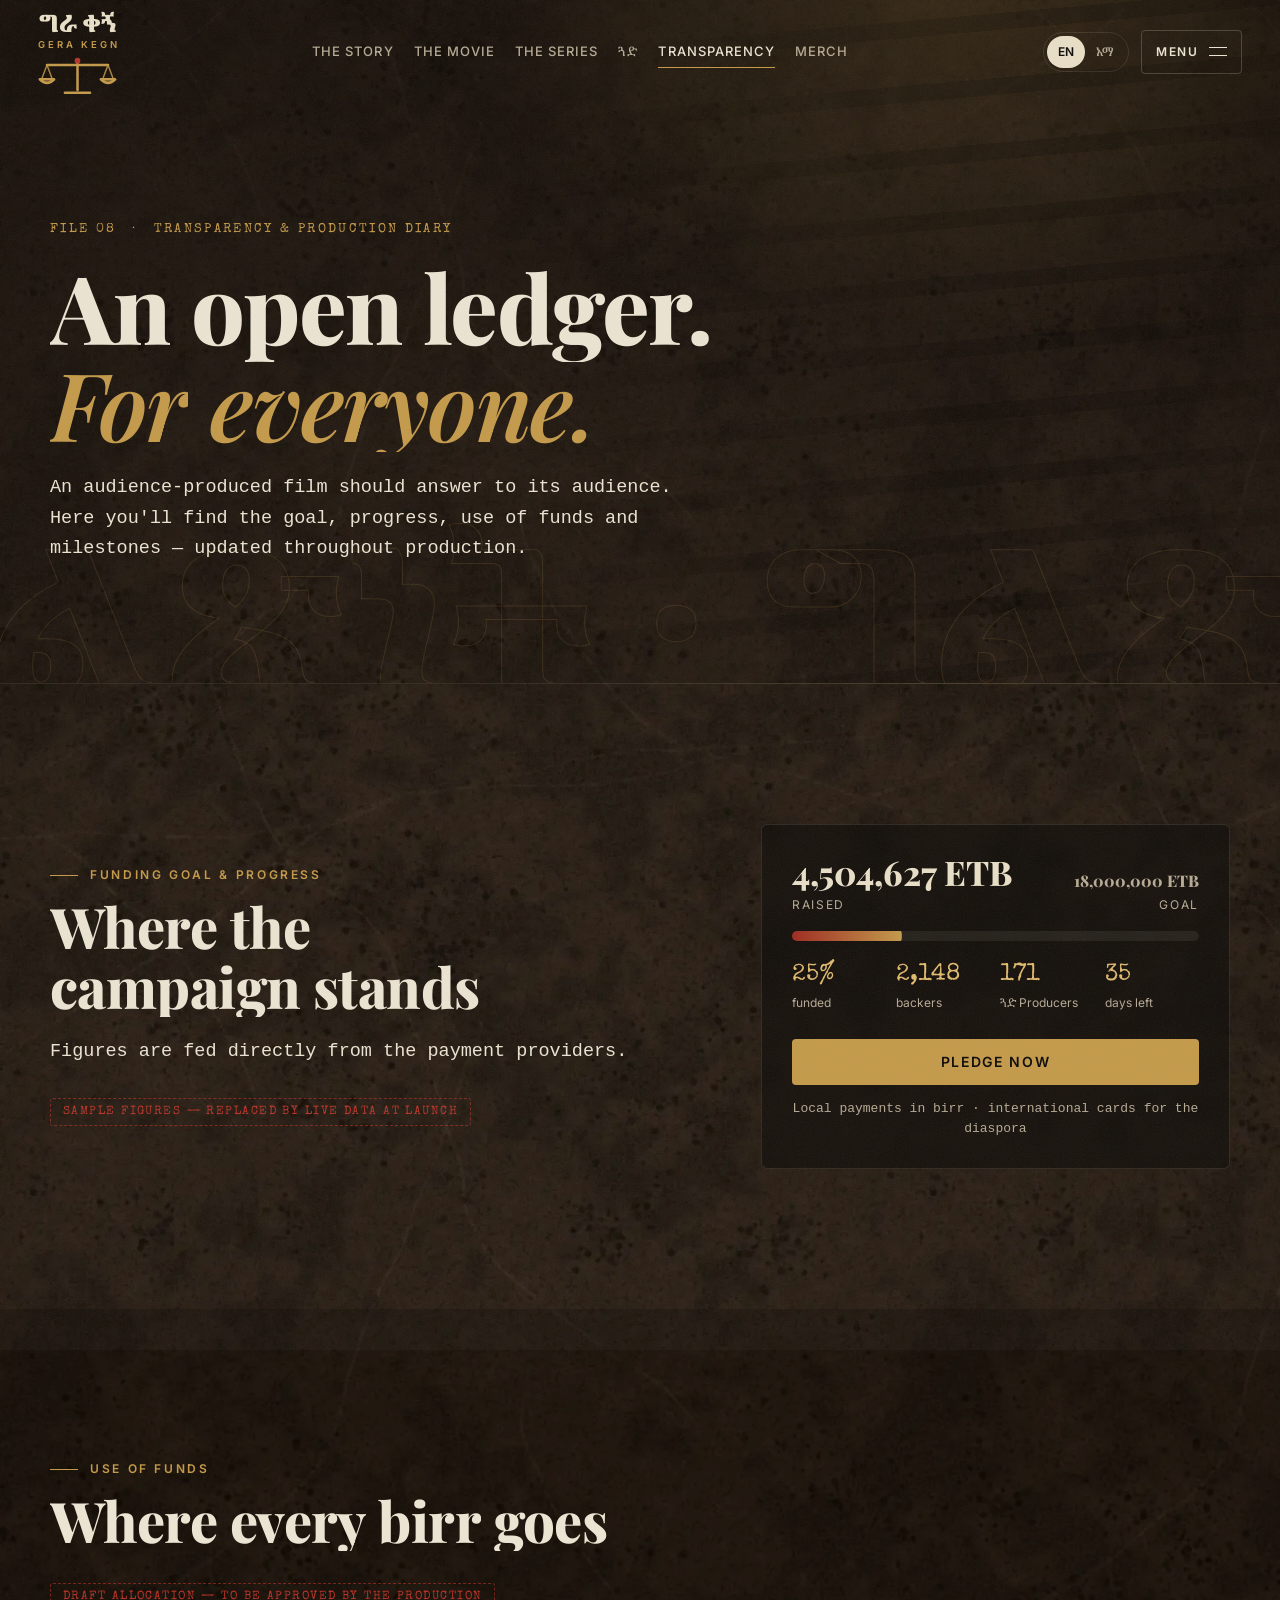
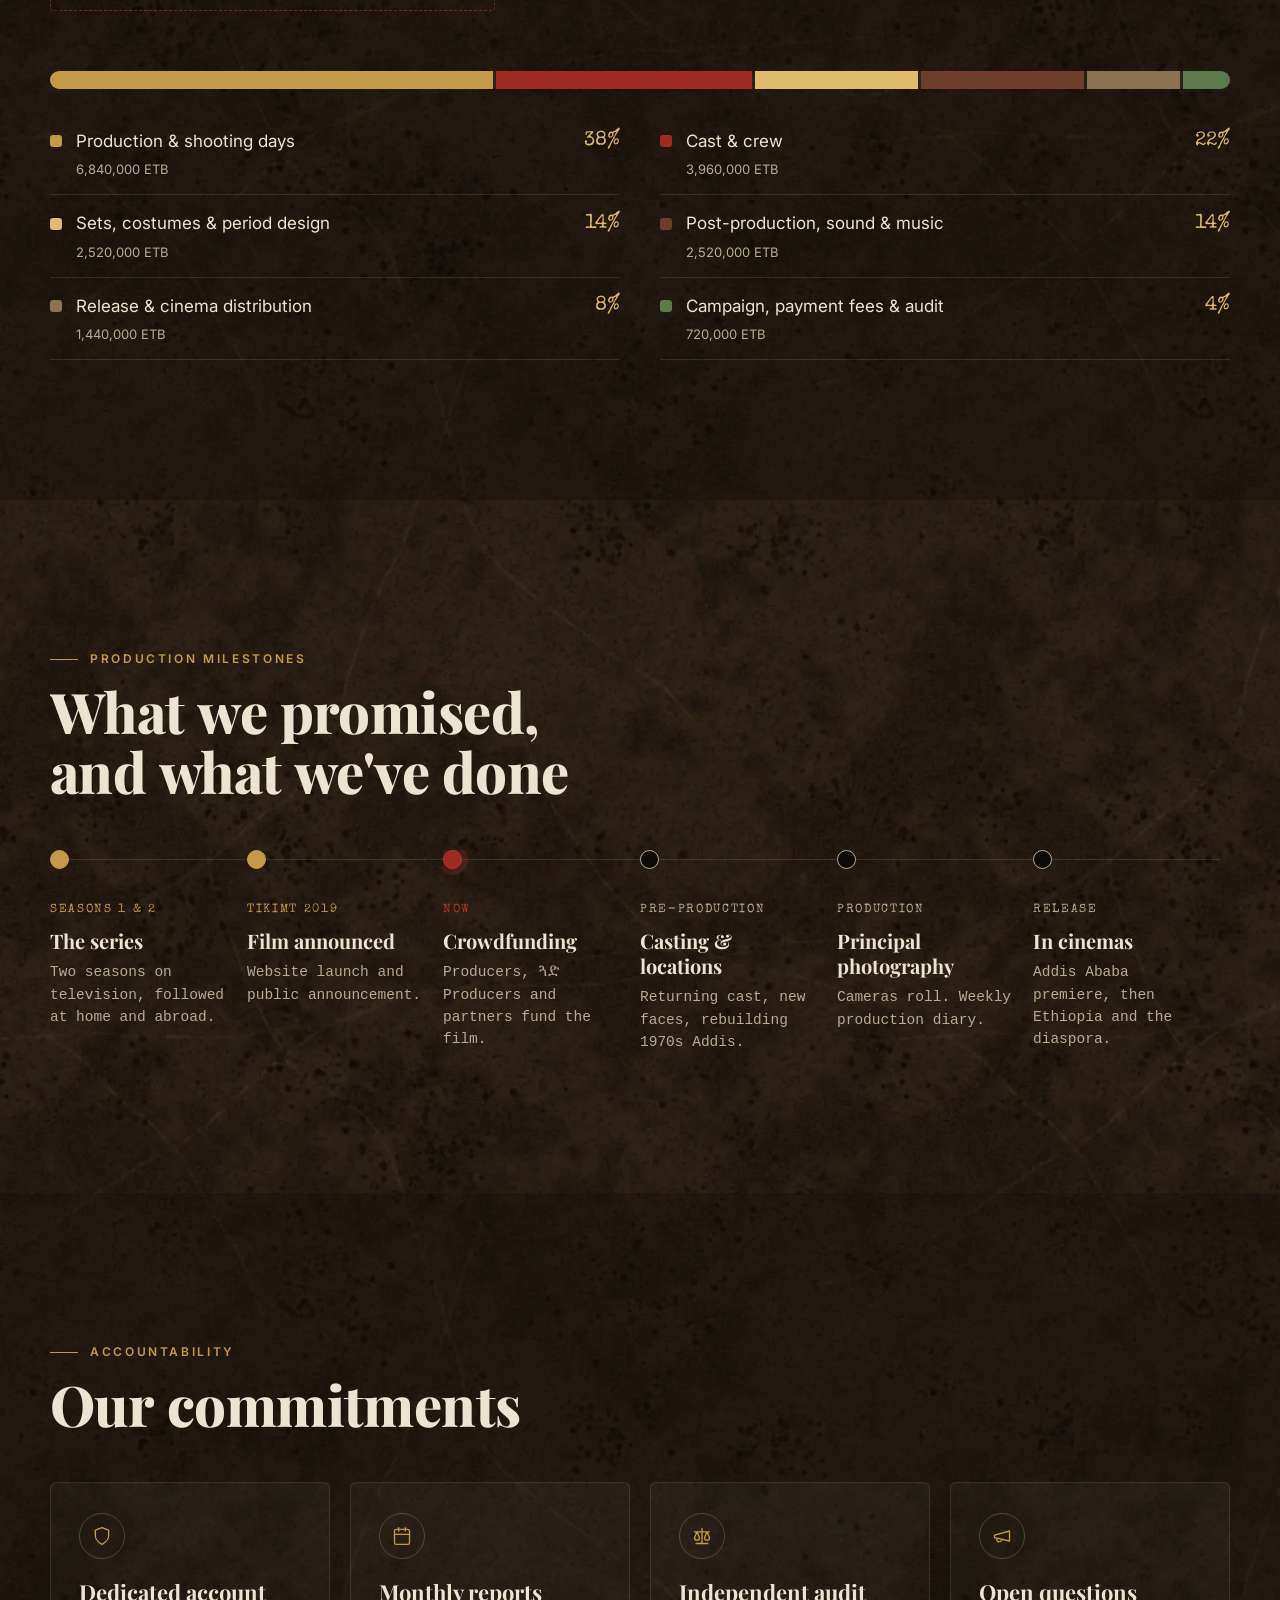
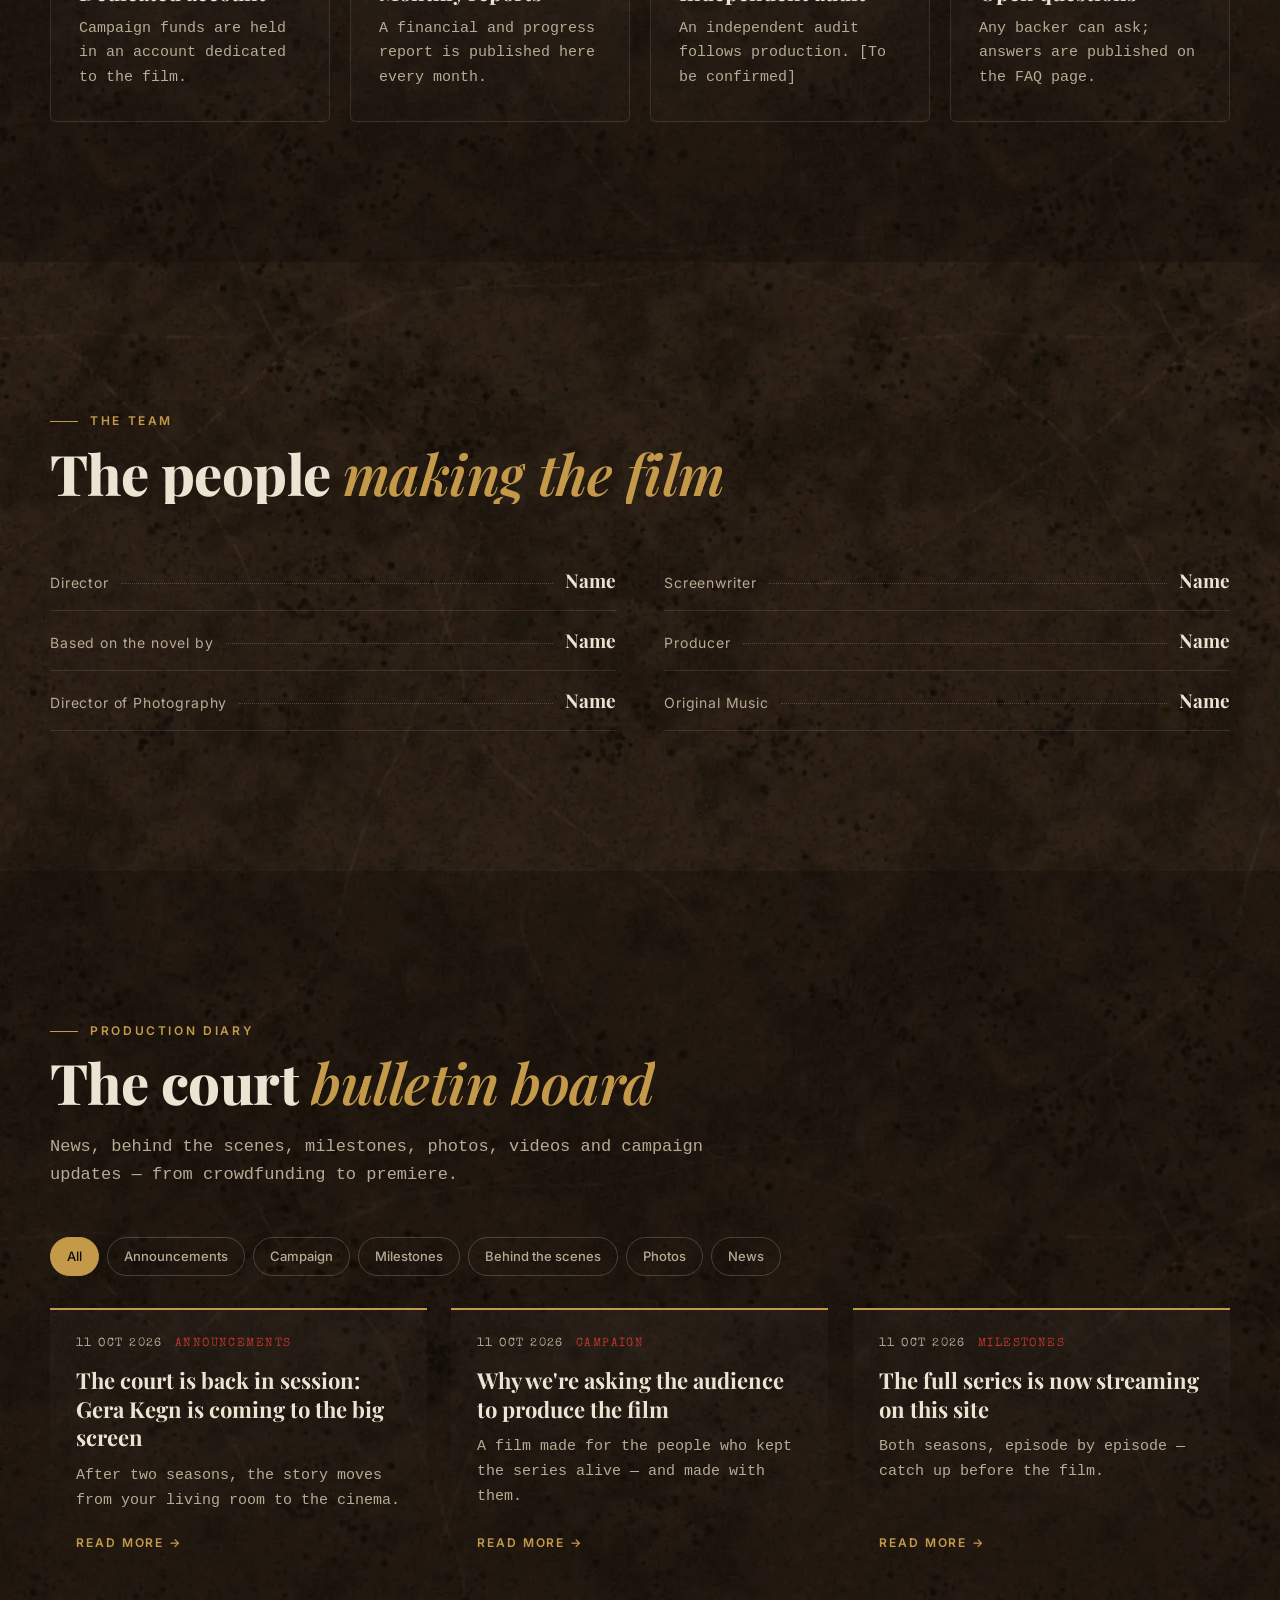
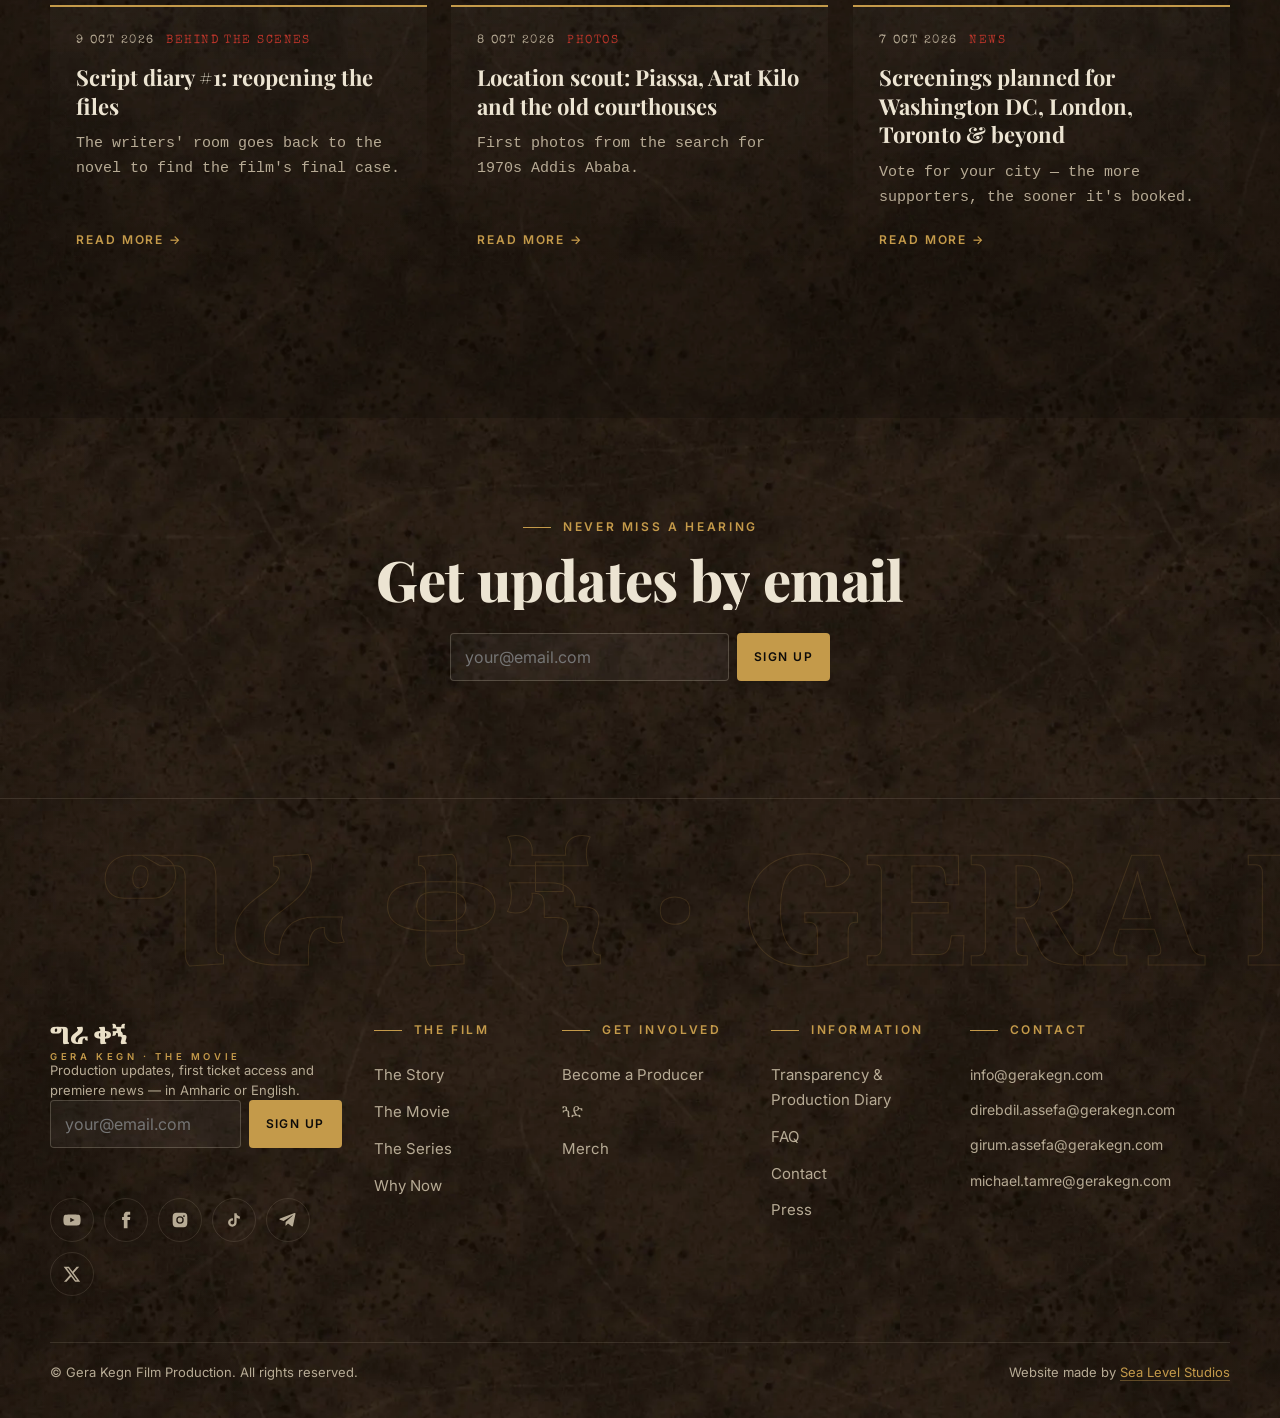
<file: transparency.html>
<!doctype html>
<html lang="en">
<head>
  <meta charset="utf-8">
  <meta name="viewport" content="width=device-width, initial-scale=1">
  <title>Transparency &amp; Production Diary · ግራ ቀኝ GERA KEGN</title>
  <meta name="description" content="Funding goal, campaign progress, use of funds, milestones, accountability, and the production diary for GERA KEGN the Movie.">
  <meta name="theme-color" content="#0d0b09">
  <link rel="canonical" href="https://gerakegn.com/transparency.html">
  <meta property="og:title" content="Transparency &amp; Production Diary · GERA KEGN">
  <meta property="og:image" content="https://gerakegn.com/assets/img/campaign/og-share.jpg">
  <link rel="icon" href="data:image/svg+xml,<svg xmlns='http://www.w3.org/2000/svg' viewBox='0 0 64 64'><rect width='64' height='64' rx='10' fill='%230d0b09'/><path d='M32 12v38M18 50h28M14 22h36' stroke='%23c49a4a' stroke-width='4' stroke-linecap='round'/><circle cx='32' cy='12' r='4' fill='%239e2a20'/></svg>">
  <link rel="preconnect" href="https://fonts.googleapis.com"><link rel="preconnect" href="https://fonts.gstatic.com" crossorigin>
  <link href="https://fonts.googleapis.com/css2?family=Inter:wght@400;500;600;700&family=Noto+Serif+Ethiopic:wght@500;700;900&family=Playfair+Display:ital,wght@0,600;0,800;1,500&family=Special+Elite&display=swap" rel="stylesheet">
  <link rel="stylesheet" href="assets/css/style.css">
</head>
<body data-page="transparency">
<main id="main">
  <section class="page-hero">
    <div class="drift" data-speed="0.2" aria-hidden="true">ግልጽነት · ግልጽነት</div>
    <div class="wrap">
      <p class="page-file" data-reveal="left"><span>FILE 08</span><span data-am="ግልጽነት እና የቀረጻ ማስታወሻ">TRANSPARENCY &amp; PRODUCTION DIARY</span></p>
      <h1 class="h1" data-reveal="words" data-am="ክፍት መዝገብ። <em>ለሁሉም።</em>">An open ledger. <em>For everyone.</em></h1>
      <p class="lede" data-reveal="up" style="--i:3" data-am="የተመልካች ፊልም ለተመልካቹ ተጠያቂ መሆን አለበት። እዚህ ግቡን፣ ሂደቱን፣ ገንዘቡ የሚውልበትን እና ምዕራፎቹን ያገኛሉ — በቀረጻው ሁሉ ይዘመናል።">An audience-produced film should answer to its audience. Here you'll find the goal, progress, use of funds and milestones — updated throughout production.</p>
    </div>
  </section>

  <section class="section">
    <div class="wrap split split-60">
      <div>
        <p class="eyebrow" data-reveal="left" data-am="የገንዘብ ግብ እና ሂደት">Funding goal &amp; progress</p>
        <h2 class="h2" data-reveal="words" data-am="ዘመቻው አሁን የት ነው">Where the campaign stands</h2>
        <p class="lede" data-reveal="up" data-am="አኃዞቹ በቀጥታ ከክፍያ አቅራቢዎቹ ይመጣሉ።">Figures are fed directly from the payment providers.</p>
        <p class="draft-note" data-reveal="up" data-am="ማሳያ አኃዞች — ዘመቻው ሲጀመር በቀጥታ ይተካሉ">Sample figures — replaced by live data at launch</p>
      </div>
      <div data-component="meter" data-reveal="right"></div>
    </div>
  </section>

  <section class="section section-alt">
    <div class="wrap">
      <div class="section-head">
        <p class="eyebrow" data-reveal="left" data-am="የገንዘብ አጠቃቀም">Use of funds</p>
        <h2 class="h2" data-reveal="words" data-am="እያንዳንዱ ብር ወዴት እንደሚሄድ">Where every birr goes</h2>
        <p class="draft-note" data-reveal="up" data-am="ረቂቅ ክፍፍል — በፕሮዳክሽኑ የሚጸድቅ">Draft allocation — to be approved by the production</p>
      </div>
      <div data-component="funds"></div>
    </div>
  </section>

  <section class="section">
    <div class="wrap">
      <div class="section-head">
        <p class="eyebrow" data-reveal="left" data-am="የቀረጻ ምዕራፎች">Production milestones</p>
        <h2 class="h2" data-reveal="words" data-am="ቃል የገባነው፣ እና የፈጸምነው">What we promised, and what we've done</h2>
      </div>
      <ol data-component="timeline"></ol>
    </div>
  </section>

  <section class="section section-alt">
    <div class="wrap">
      <div class="section-head">
        <p class="eyebrow" data-reveal="left" data-am="ተጠያቂነት">Accountability</p>
        <h2 class="h2" data-reveal="words" data-am="ቃል ኪዳኖቻችን">Our commitments</h2>
      </div>
      <div class="cards cards-4" data-stagger>
        <div class="card"><span class="card-icon"><svg viewBox="0 0 24 24"><path d="M12 22s8-4 8-10V5l-8-3-8 3v7c0 6 8 10 8 10z"/></svg></span><h3 data-am="የተለየ ሂሳብ">Dedicated account</h3><p data-am="የዘመቻው ገንዘብ ለፊልሙ ብቻ በተከፈተ ሂሳብ ይቀመጣል።">Campaign funds are held in an account dedicated to the film.</p></div>
        <div class="card"><span class="card-icon"><svg viewBox="0 0 24 24"><rect x="3" y="4" width="18" height="18" rx="2"/><path d="M16 2v4M8 2v4M3 10h18"/></svg></span><h3 data-am="ወርሃዊ ሪፖርቶች">Monthly reports</h3><p data-am="በየወሩ የገንዘብ እና የሂደት ሪፖርት በዚህ ገጽ ይወጣል።">A financial and progress report is published here every month.</p></div>
        <div class="card"><span class="card-icon"><svg viewBox="0 0 24 24"><path d="M12 3v18M5 21h14M3 7h18M6 7l-3 7a3 3 0 0 0 6 0zM18 7l-3 7a3 3 0 0 0 6 0z"/></svg></span><h3 data-am="ገለልተኛ ኦዲት">Independent audit</h3><p data-am="ከቀረጻ በኋላ ገለልተኛ የሂሳብ ምርመራ ይካሄዳል። [የሚረጋገጥ]">An independent audit follows production. [To be confirmed]</p></div>
        <div class="card"><span class="card-icon"><svg viewBox="0 0 24 24"><path d="m3 11 18-5v12L3 14v-3z"/><path d="M11.6 16.8a3 3 0 1 1-5.8-1.6"/></svg></span><h3 data-am="ክፍት ጥያቄዎች">Open questions</h3><p data-am="ማንኛውም ደጋፊ ጥያቄ መጠየቅ ይችላል፤ መልሶቹ በጥያቄዎች ገጽ ይወጣሉ።">Any backer can ask; answers are published on the FAQ page.</p></div>
      </div>
    </div>
  </section>

  <section class="section" id="team">
    <div class="wrap">
      <div class="section-head">
        <p class="eyebrow" data-reveal="left" data-am="ቡድኑ">The team</p>
        <h2 class="h2" data-reveal="words" data-am="ፊልሙን <em>የሚሠሩት</em>">The people <em>making the film</em></h2>
      </div>
      <div data-component="crew"></div>
    </div>
  </section>

  <section class="section section-alt" id="diary">
    <div class="wrap">
      <div class="section-head">
        <p class="eyebrow" data-reveal="left" data-am="የቀረጻ ማስታወሻ">Production diary</p>
        <h2 class="h2" data-reveal="words" data-am="የችሎቱ <em>ማስታወቂያ ሰሌዳ</em>">The court <em>bulletin board</em></h2>
        <p class="muted" data-reveal="up" data-am="ዜና፣ ከትዕይንት ጀርባ፣ ምዕራፎች፣ ፎቶዎች፣ ቪዲዮዎች እና የዘመቻ ዝመናዎች — ከገንዘብ ማሰባሰብ እስከ ፕሪሚየሩ።">News, behind the scenes, milestones, photos, videos and campaign updates — from crowdfunding to premiere.</p>
      </div>
      <div data-component="news" data-filter></div>
    </div>
  </section>

  <section class="section-tight">
    <div class="wrap-narrow center">
      <p class="eyebrow" data-reveal="up" data-am="ምንም አያምልጥዎ">Never miss a hearing</p>
      <h2 class="h2" data-reveal="words" data-am="ዝመናዎችን በኢሜይል ያግኙ">Get updates by email</h2>
      <form class="mini-form" data-form="newsletter" name="newsletter" data-netlify="true" netlify-honeypot="bot-field" data-reveal="up" novalidate style="margin:24px auto 0">
        <input type="hidden" name="form-name" value="newsletter"><p hidden><label>Leave empty <input name="bot-field" tabindex="-1" autocomplete="off"></label></p>
        <label class="sr" for="nlEmail" data-am="ኢሜይል">Email</label>
        <input id="nlEmail" type="email" name="email" required autocomplete="email" placeholder="your@email.com">
        <button class="btn btn-gold btn-sm" type="submit" data-am="ይመዝገቡ">Sign up</button>
        <p class="form-msg" role="status"></p>
      </form>
    </div>
  </section>
</main>
<script src="assets/js/content.js"></script>
</body>
</html>
</file>
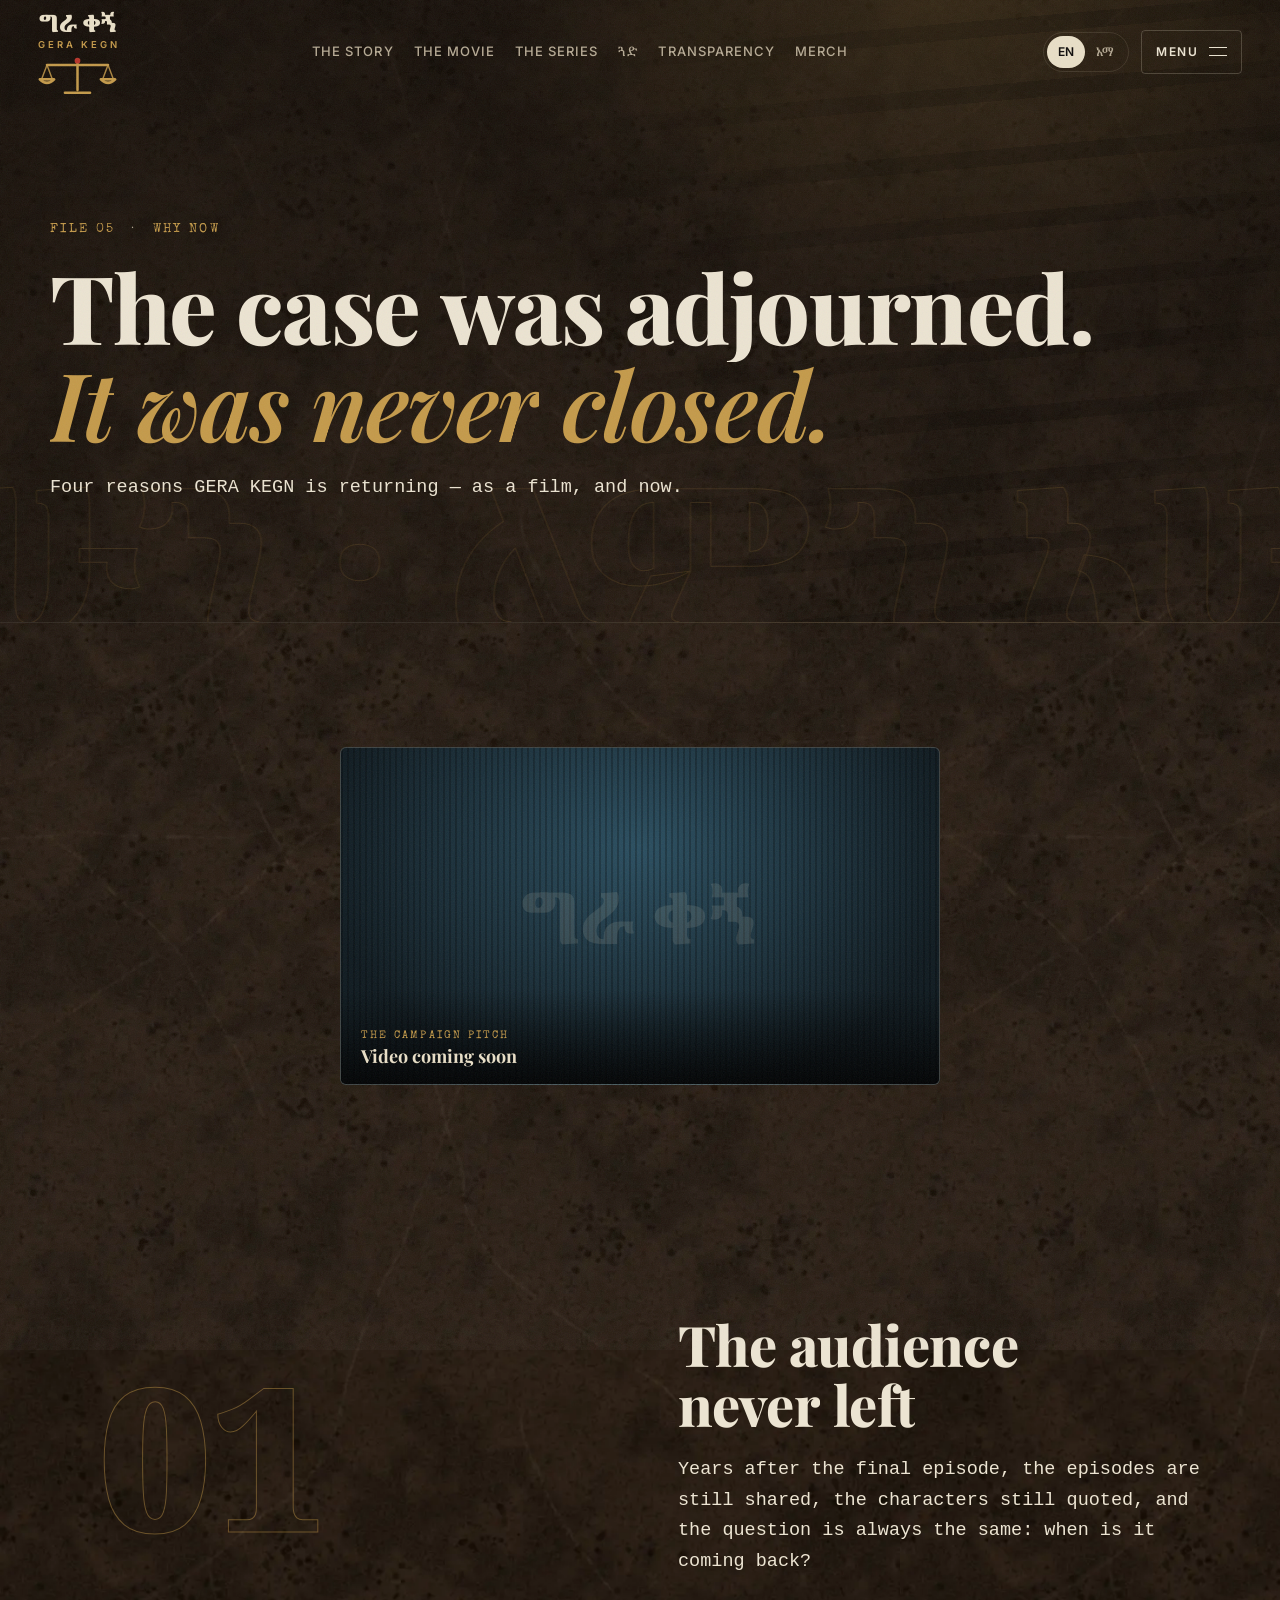
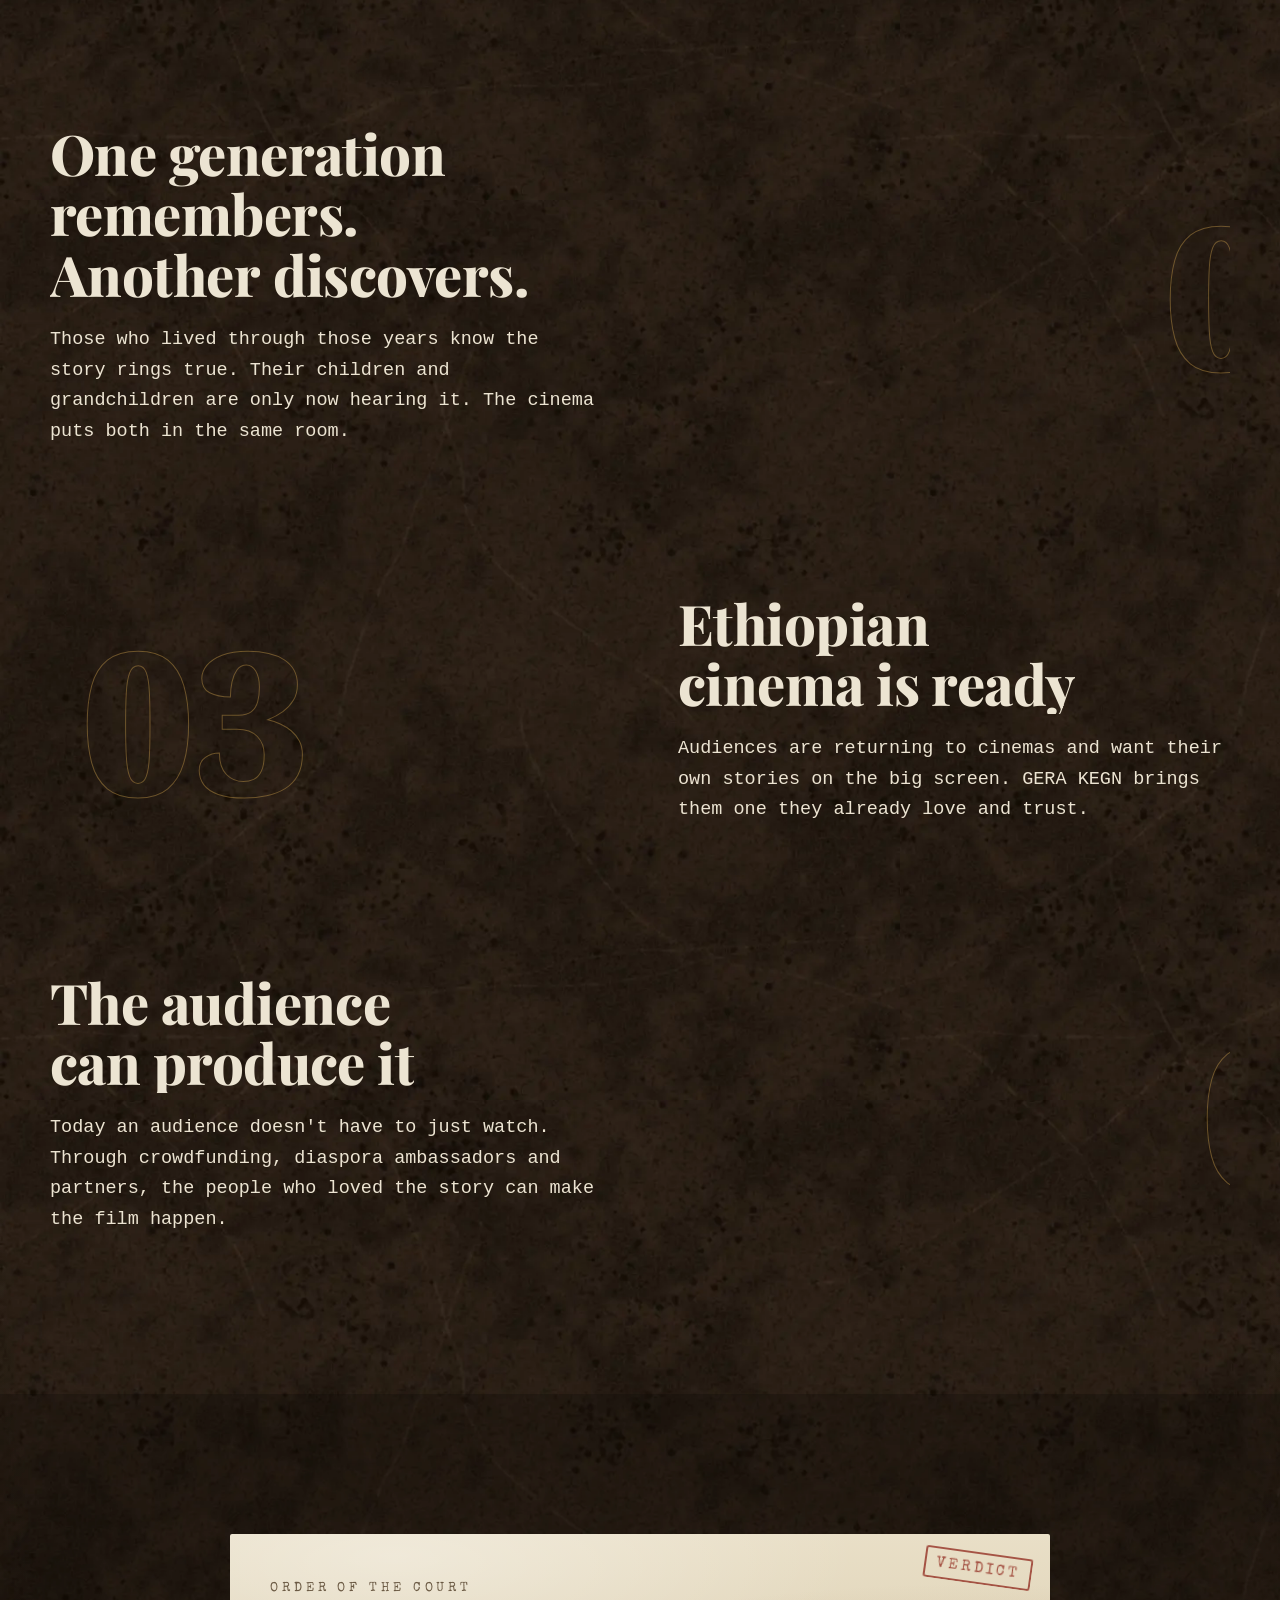
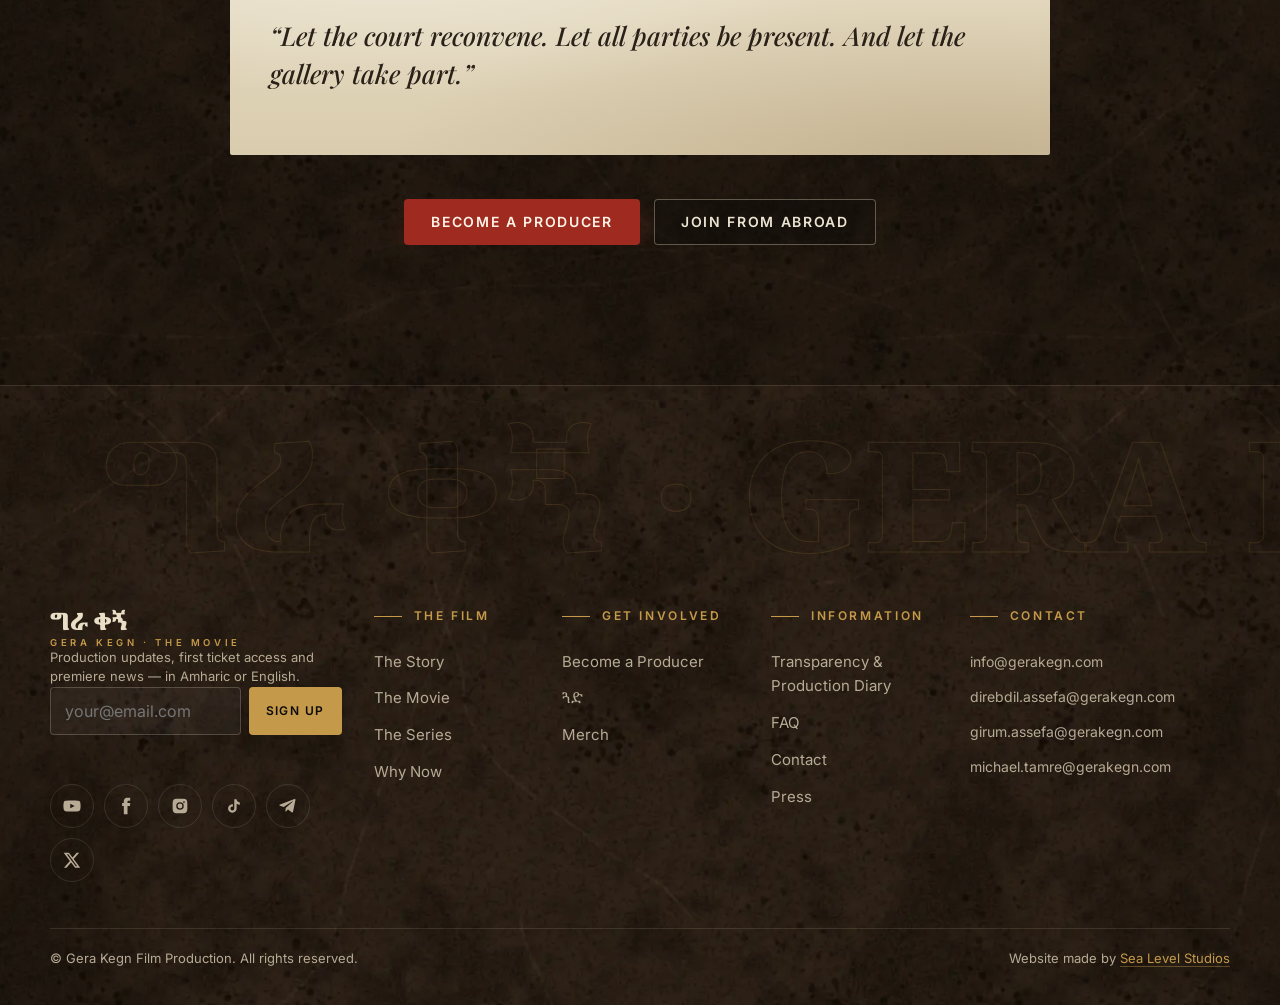
<file: why-now.html>
<!doctype html>
<html lang="en">
<head>
  <meta charset="utf-8">
  <meta name="viewport" content="width=device-width, initial-scale=1">
  <title>Why Now · ግራ ቀኝ GERA KEGN</title>
  <meta name="description" content="Why GERA KEGN is returning as a feature film now — and why it matters for audiences, for memory and for Ethiopian cinema.">
  <meta name="theme-color" content="#0d0b09">
  <link rel="canonical" href="https://gerakegn.com/why-now.html">
  <meta property="og:title" content="Why Now · GERA KEGN">
  <meta property="og:image" content="https://gerakegn.com/assets/img/campaign/og-share.jpg">
  <link rel="icon" href="data:image/svg+xml,<svg xmlns='http://www.w3.org/2000/svg' viewBox='0 0 64 64'><rect width='64' height='64' rx='10' fill='%230d0b09'/><path d='M32 12v38M18 50h28M14 22h36' stroke='%23c49a4a' stroke-width='4' stroke-linecap='round'/><circle cx='32' cy='12' r='4' fill='%239e2a20'/></svg>">
  <link rel="preconnect" href="https://fonts.googleapis.com"><link rel="preconnect" href="https://fonts.gstatic.com" crossorigin>
  <link href="https://fonts.googleapis.com/css2?family=Inter:wght@400;500;600;700&family=Noto+Serif+Ethiopic:wght@500;700;900&family=Playfair+Display:ital,wght@0,600;0,800;1,500&family=Special+Elite&display=swap" rel="stylesheet">
  <link rel="stylesheet" href="assets/css/style.css">
</head>
<body data-page="why">
<main id="main">
  <section class="page-hero">
    <div class="drift" data-speed="0.2" aria-hidden="true">ለምን አሁን · ለምን አሁን</div>
    <div class="wrap">
      <p class="page-file" data-reveal="left"><span>FILE 05</span><span data-am="ለምን አሁን">WHY NOW</span></p>
      <h1 class="h1" data-reveal="words" data-am="ጉዳዩ ተቀጥሮ ነበር። <em>አልተዘጋም።</em>">The case was adjourned. <em>It was never closed.</em></h1>
      <p class="lede" data-reveal="up" style="--i:3" data-am="ግራ ቀኝ አሁን ወደ ሲኒማ የሚመለስበት አራት ምክንያቶች።">Four reasons GERA KEGN is returning — as a film, and now.</p>
    </div>
  </section>

  <section class="section-tight">
    <div class="wrap"><div data-component="pitch" data-reveal="up"></div></div>
  </section>

  <section class="section">
    <div class="wrap" style="display:grid;gap:clamp(70px,10vw,130px)">
      <div class="split">
        <div data-reveal="left">
          <span class="drift" style="font-size:clamp(110px,16vw,200px);-webkit-text-stroke:1px rgba(196,154,74,.45);display:block" data-speed="0.08">01</span>
        </div>
        <div>
          <h2 class="h2" data-reveal="words" data-am="ተመልካቹ አልሄደም">The audience never left</h2>
          <p class="lede" data-reveal="up" data-am="ከመጨረሻው ክፍል ከዓመታት በኋላም ክፍሎቹ ይጋራሉ፣ ገጸ ባሕሪያቱ ይጠቀሳሉ፣ ጥያቄውም አንድ ነው፦ መቼ ይመለሳል?">Years after the final episode, the episodes are still shared, the characters still quoted, and the question is always the same: when is it coming back?</p>
        </div>
      </div>
      <div class="split">
        <div>
          <h2 class="h2" data-reveal="words" data-am="አንድ ትውልድ ያስታውሳል፤ ሌላው ያውቃል">One generation remembers. Another discovers.</h2>
          <p class="lede" data-reveal="up" data-am="በእነዚያ ዓመታት የኖሩት ታሪኩ እውነት እንደሆነ ያውቃሉ። ልጆቻቸው እና የልጅ ልጆቻቸው ግን ገና እየሰሙት ነው። ሲኒማው ሁለቱንም በአንድ አዳራሽ ያስቀምጣል።">Those who lived through those years know the story rings true. Their children and grandchildren are only now hearing it. The cinema puts both in the same room.</p>
        </div>
        <div data-reveal="right" style="justify-self:end">
          <span class="drift" style="font-size:clamp(110px,16vw,200px);-webkit-text-stroke:1px rgba(196,154,74,.45);display:block" data-speed="-0.08">02</span>
        </div>
      </div>
      <div class="split">
        <div data-reveal="left">
          <span class="drift" style="font-size:clamp(110px,16vw,200px);-webkit-text-stroke:1px rgba(196,154,74,.45);display:block" data-speed="0.08">03</span>
        </div>
        <div>
          <h2 class="h2" data-reveal="words" data-am="የኢትዮጵያ ሲኒማ ዝግጁ ነው">Ethiopian cinema is ready</h2>
          <p class="lede" data-reveal="up" data-am="ተመልካቾች ወደ ሲኒማ ቤቶች እየተመለሱ ነው፤ የራሳቸውን ታሪኮችም በትልቁ ስክሪን ማየት ይፈልጋሉ። ግራ ቀኝ የሚወዱትን እና የሚያምኑትን ታሪክ ያመጣላቸዋል።">Audiences are returning to cinemas and want their own stories on the big screen. GERA KEGN brings them one they already love and trust.</p>
        </div>
      </div>
      <div class="split">
        <div>
          <h2 class="h2" data-reveal="words" data-am="ተመልካቹ ራሱ ያዘጋጀዋል">The audience can produce it</h2>
          <p class="lede" data-reveal="up" data-am="ዛሬ ተመልካቹ ተመልካች ብቻ መሆን የለበትም። በገንዘብ ማሰባሰብ፣ በዲያስፖራ አምባሳደሮች እና በአጋሮች፣ ታሪኩን የወደዱት ሰዎች ፊልሙን ማዘጋጀት ይችላሉ።">Today an audience doesn't have to just watch. Through crowdfunding, diaspora ambassadors and partners, the people who loved the story can make the film happen.</p>
        </div>
        <div data-reveal="right" style="justify-self:end">
          <span class="drift" style="font-size:clamp(110px,16vw,200px);-webkit-text-stroke:1px rgba(196,154,74,.45);display:block" data-speed="-0.08">04</span>
        </div>
      </div>
    </div>
  </section>

  <section class="section section-alt">
    <div class="wrap-narrow center">
      <figure class="paper" data-reveal="scale" style="text-align:left">
        <div class="paper-stamp" data-am="ብይን">VERDICT</div>
        <p class="paper-head typed" data-am="የችሎቱ ውሳኔ">ORDER OF THE COURT</p>
        <p class="paper-quote" data-am="«ችሎቱ ይሰየም። ሁሉም ወገኖች ይቅረቡ። ተመልካቹም ይሳተፍ።»">“Let the court reconvene. Let all parties be present. And let the gallery take part.”</p>
      </figure>
      <div class="btn-row" data-reveal="up" style="justify-content:center;margin-top:44px">
        <a href="become-a-producer.html" class="btn btn-red" data-am="ፕሮዲዩሰር ይሁኑ">Become a Producer</a>
        <a href="guad-producer.html#diaspora" class="btn btn-ghost" data-am="ከውጭ ይሳተፉ">Join from abroad</a>
      </div>
    </div>
  </section>
</main>
<script src="assets/js/content.js"></script>
</body>
</html>
</file>
<file: assets/css/style.css>
/* =====================================================================
   GERA KEGN — THE MOVIE
   Derg-era courtroom · typewritten files · court stamps · brass &
   oxblood on darkness · 16mm grain · sliding reveals
   ===================================================================== */

:root {
  --ink: #0d0b09;
  --ink-2: #16120e;
  --ink-3: #211b15;
  --line: rgba(233, 223, 199, 0.12);
  --line-2: rgba(233, 223, 199, 0.22);
  --paper: #e9dfc7;
  --paper-2: #d9ccae;
  --paper-ink: #2a2118;
  --text: #ece4d2;
  --muted: #a39a88;
  --red: #9e2a20;
  --red-2: #b8352a;
  --gold: #c49a4a;
  --gold-2: #e0bb6e;
  --green: #7d9a68;

  --f-ethi: "Noto Serif Ethiopic", serif;
  --f-display: "Playfair Display", "Noto Serif Ethiopic", Georgia, serif;
  --f-type: "Special Elite", "Courier New", monospace;
  --f-body: "Inter", "Noto Serif Ethiopic", system-ui, sans-serif;
  --f-para: "Courier New", Courier, "Noto Serif Ethiopic", monospace;  /* paragraphs */
  --blue: #2a4e60; --blue-2: #346579;   /* from Abebe Balcha's poster */

  --wrap: 1180px;
  --radius: 4px;
  --ease: cubic-bezier(.16, 1, .3, 1);       /* ease-out-expo: entering motion */
  --ease-in: cubic-bezier(.7, 0, .84, 0);    /* exits */
  --z-nav: 50; --z-menu: 45; --z-grain: 90; --z-curtain: 200;
}

*, *::before, *::after { box-sizing: border-box; }
html { scroll-behavior: smooth; scroll-padding-top: 84px; -webkit-text-size-adjust: 100%; }
body {
  margin: 0; background: var(--ink); color: var(--text);
  font: 400 17px/1.65 var(--f-body); overflow-x: hidden; -webkit-font-smoothing: antialiased;
}
html[lang="am"] body { font-size: 17.5px; line-height: 1.8; }
html.menu-open body { overflow: hidden; }
img, svg { display: block; max-width: 100%; }
a { color: inherit; }
button { font: inherit; color: inherit; cursor: pointer; }
:focus-visible { outline: 2px solid var(--gold); outline-offset: 3px; }
.sr { position: absolute; width: 1px; height: 1px; overflow: hidden; clip: rect(0 0 0 0); white-space: nowrap; }
.skip { position: absolute; left: 16px; top: -60px; z-index: 300; background: var(--gold); color: var(--ink); padding: 8px 14px; }
.skip:focus { top: 12px; }

.wrap { width: min(var(--wrap), 100% - 32px); margin-inline: auto; }
.wrap-narrow { width: min(820px, 100% - 32px); margin-inline: auto; }
.muted { color: var(--muted); }
.tiny { font-size: 13px; line-height: 1.5; }
.ethi { font-family: var(--f-ethi); }
.typed { font-family: var(--f-type); letter-spacing: .04em; }
.center { text-align: center; }

/* ---------- curtain page transition (enter = pure CSS, leave = .is-leaving) ---------- */
body::before, body::after {
  content: ""; position: fixed; inset: 0; z-index: var(--z-curtain); pointer-events: none;
  transform: translateY(-101%);
}
body::before { background: var(--red); animation: curtainOut .75s var(--ease) .12s both; }
body::after {
  content: "ግራ ቀኝ"; display: grid; place-items: center; color: var(--gold);
  font: 900 clamp(48px, 10vw, 110px)/1 var(--f-ethi); background: var(--ink);
  animation: curtainOut .75s var(--ease) both;
}
@keyframes curtainOut { from { transform: translateY(0); } to { transform: translateY(-101%); } }
html.is-leaving body::after { animation: curtainIn .5s var(--ease-in) .08s both; }
html.is-leaving body::before { animation: curtainIn .5s var(--ease-in) both; }
@keyframes curtainIn { from { transform: translateY(101%); } to { transform: translateY(0); } }

/* ---------- film grain ---------- */
.grain {
  position: fixed; inset: -50%; z-index: var(--z-grain); pointer-events: none; opacity: .07;
  background-image: url("data:image/svg+xml,%3Csvg xmlns='http://www.w3.org/2000/svg' width='220' height='220'%3E%3Cfilter id='n'%3E%3CfeTurbulence type='fractalNoise' baseFrequency='.85' numOctaves='3' stitchTiles='stitch'/%3E%3C/filter%3E%3Crect width='100%25' height='100%25' filter='url(%23n)'/%3E%3C/svg%3E");
  animation: grain 1.2s steps(6) infinite;
}
@keyframes grain {
  0% { transform: translate(0, 0); } 20% { transform: translate(-3%, 2%); }
  40% { transform: translate(2%, -3%); } 60% { transform: translate(-2%, -1%); }
  80% { transform: translate(3%, 3%); } 100% { transform: translate(0, 0); }
}

/* ---------- MOTION: sliding reveals ---------- */
[data-reveal] {
  opacity: 0;
  transition: opacity .9s var(--ease), transform 1.1s var(--ease), clip-path 1.2s var(--ease);
  transition-delay: calc(var(--i, 0) * 90ms);
  will-change: transform, opacity;
}
[data-reveal="up"] { transform: translate3d(0, 48px, 0); }
[data-reveal="down"] { transform: translate3d(0, -40px, 0); }
[data-reveal="left"] { transform: translate3d(-80px, 0, 0); }
[data-reveal="right"] { transform: translate3d(80px, 0, 0); }
[data-reveal="scale"] { transform: scale(.92); }
[data-reveal="clip"] { opacity: 1; clip-path: inset(0 100% 0 0); }
[data-reveal="clip-up"] { opacity: 1; clip-path: inset(100% 0 0 0); }
[data-reveal].is-in { opacity: 1; transform: none; clip-path: inset(0 0 0 0); }

/* words slide up out of a mask, one after another */
[data-reveal="words"] { opacity: 1; transform: none; }
[data-reveal="words"] .w { display: inline-block; overflow: hidden; vertical-align: top; padding-bottom: .08em; margin-bottom: -.08em; }
[data-reveal="words"] .w > span {
  display: inline-block; transform: translate3d(0, 105%, 0);
  transition: transform 1s var(--ease); transition-delay: calc(var(--wi, 0) * 55ms + var(--i, 0) * 90ms);
}
[data-reveal="words"].is-in .w > span { transform: none; }

/* a brass rule that slides in under eyebrows */
.eyebrow[data-reveal]::before { transform: scaleX(0); transform-origin: left; transition: transform 1s var(--ease) .2s; }
.eyebrow[data-reveal].is-in::before { transform: scaleX(1); }

/* giant drifting type, moved by scroll in JS */
.drift {
  white-space: nowrap; pointer-events: none; user-select: none; will-change: transform;
  font: 900 clamp(90px, 16vw, 230px)/1 var(--f-ethi); color: transparent;
  -webkit-text-stroke: 1px rgba(196, 154, 74, .16);
}
.drift-wrap { overflow: hidden; padding: 10px 0; }

/* ---------- type ---------- */
.eyebrow {
  margin: 0 0 14px; font: 600 12px/1.2 var(--f-body); letter-spacing: .22em; text-transform: uppercase;
  color: var(--gold); display: inline-flex; align-items: center; gap: 12px;
}
.eyebrow::before { content: ""; width: 28px; height: 1px; background: currentColor; }
html[lang="am"] .eyebrow { letter-spacing: .06em; font-size: 14px; }
.h1 { font: 800 clamp(44px, 7.4vw, 96px)/1.02 var(--f-display); margin: 0 0 22px; letter-spacing: -.015em; text-wrap: balance; }
.h2 { font: 800 clamp(32px, 4.6vw, 56px)/1.08 var(--f-display); margin: 0 0 20px; letter-spacing: -.01em; text-wrap: balance; }
html[lang="am"] :is(.h1, .h2) { font-family: var(--f-ethi); font-weight: 900; line-height: 1.25; letter-spacing: 0; }
.h3 { font: 700 26px/1.2 var(--f-display); margin: 0 0 14px; }
html[lang="am"] .h3 { font-family: var(--f-ethi); }
.h1 em, .h2 em { font-style: italic; color: var(--gold); font-weight: 600; }
html[lang="am"] :is(.h1, .h2) em { font-style: normal; }
.lede { font-size: 19px; color: var(--text); opacity: .92; }
.prose p { margin: 0 0 1.1em; }
.prose p:last-child { margin-bottom: 0; }
.section { padding: clamp(80px, 11vw, 140px) 0; position: relative; }
.section-tight { padding: clamp(56px, 7vw, 90px) 0; }
.section-alt { background: linear-gradient(180deg, var(--ink), var(--ink-2)); }
.section-head { max-width: 680px; margin-bottom: 48px; }
.section-head.center { margin-inline: auto; }
.section-head.center .eyebrow { justify-content: center; }
.split { display: grid; grid-template-columns: 1fr 1fr; gap: clamp(36px, 6vw, 90px); align-items: center; }
.split-60 { grid-template-columns: 1.15fr .85fr; }
.split.top { align-items: start; }

/* ---------- buttons ---------- */
.btn {
  display: inline-flex; align-items: center; justify-content: center; gap: 10px;
  padding: 15px 26px; border: 1px solid transparent; border-radius: var(--radius); min-height: 44px;
  font: 600 14px/1 var(--f-body); letter-spacing: .12em; text-transform: uppercase; text-decoration: none;
  transition: transform .25s var(--ease), background .25s, border-color .25s, color .25s, box-shadow .25s;
  position: relative; overflow: hidden; isolation: isolate;
}
.btn::after { /* sliding sheen */
  content: ""; position: absolute; inset: 0; z-index: -1; background: rgba(255, 255, 255, .14);
  transform: translateX(-101%); transition: transform .45s var(--ease);
}
.btn:hover::after { transform: none; }
html[lang="am"] .btn { letter-spacing: .02em; font-size: 15px; }
.btn:hover { transform: translateY(-2px); }
.btn:disabled { opacity: .6; cursor: progress; }
.btn-red { background: var(--red); color: #fff3e6; box-shadow: 0 10px 30px -10px rgba(158, 42, 32, .7); }
.btn-red:hover { background: var(--red-2); }
.btn-gold { background: var(--gold); color: var(--ink); }
.btn-gold:hover { background: var(--gold-2); }
.btn-ghost { border-color: rgba(233, 223, 199, .35); color: var(--text); background: rgba(13, 11, 9, .3); }
.btn-ghost:hover { border-color: var(--gold); color: var(--gold-2); }
.btn-ink { background: var(--paper-ink); color: var(--paper); }
.btn-sm { padding: 11px 16px; font-size: 12px; }
.btn-block { width: 100%; }
.btn-row { display: flex; gap: 14px; flex-wrap: wrap; }
.link-arrow { color: var(--gold); text-decoration: none; font-weight: 600; font-size: 13px; letter-spacing: .14em; text-transform: uppercase; }
.link-arrow:hover { color: var(--gold-2); }

/* ---------- nav ---------- */
.nav {
  position: fixed; inset: 0 0 auto; z-index: var(--z-nav); height: 72px;
  display: flex; align-items: center; justify-content: space-between; gap: 24px;
  padding: 0 clamp(16px, 3vw, 40px);
  transition: background .35s, border-color .35s;
  border-bottom: 1px solid transparent;
}
.nav.scrolled, html.menu-open .nav { background: rgba(13, 11, 9, .9); backdrop-filter: blur(10px); border-color: var(--line); }
.brand { display: flex; flex-direction: column; text-decoration: none; line-height: 1; }
.brand-am { font: 900 24px/1 var(--f-ethi); color: var(--paper); }
.brand-en { font: 600 9.5px/1 var(--f-body); letter-spacing: .38em; color: var(--gold); margin-top: 5px; }
.nav-links { display: flex; gap: 26px; }
.nav-links a {
  font-size: 13px; font-weight: 500; letter-spacing: .08em; text-transform: uppercase; text-decoration: none;
  color: var(--muted); position: relative; padding: 6px 0; transition: color .2s;
}
html[lang="am"] .nav-links a { text-transform: none; font-size: 15px; letter-spacing: 0; }
.nav-links a::after {
  content: ""; position: absolute; left: 0; right: 0; bottom: 0; height: 1px; background: var(--gold);
  transform: scaleX(0); transform-origin: right; transition: transform .35s var(--ease);
}
.nav-links a:hover, .nav-links a.active { color: var(--text); }
.nav-links a:hover::after, .nav-links a.active::after { transform: scaleX(1); transform-origin: left; }
.nav-actions { display: flex; align-items: center; gap: 12px; }
.lang { display: flex; border: 1px solid var(--line); border-radius: 999px; padding: 3px; }
.lang button, .cur-toggle button {
  background: none; border: 0; padding: 6px 11px; border-radius: 999px; font-size: 12px; font-weight: 600;
  color: var(--muted); transition: background .2s, color .2s; min-height: 32px;
}
.lang button[aria-pressed="true"] { background: var(--paper); color: var(--ink); }
.menu-btn {
  display: inline-flex; align-items: center; gap: 10px; height: 44px; padding: 0 14px; background: none;
  border: 1px solid var(--line-2); border-radius: var(--radius); font-size: 12px; font-weight: 600; letter-spacing: .14em; text-transform: uppercase;
  transition: border-color .2s, background .2s;
}
.menu-btn:hover { border-color: var(--gold); }
.menu-btn-icon { position: relative; width: 18px; height: 10px; }
.menu-btn-icon i { position: absolute; left: 0; right: 0; height: 1.5px; background: var(--text); transition: transform .4s var(--ease), top .4s var(--ease); }
.menu-btn-icon i:first-child { top: 0; }
.menu-btn-icon i:last-child { top: 8px; }
.menu-btn[aria-expanded="true"] .menu-btn-icon i:first-child { top: 4px; transform: rotate(45deg); }
.menu-btn[aria-expanded="true"] .menu-btn-icon i:last-child { top: 4px; transform: rotate(-45deg); }

/* ---------- full-screen menu ---------- */
.menu {
  position: fixed; inset: 0; z-index: var(--z-menu); padding: 100px clamp(16px, 5vw, 70px) 40px;
  display: grid; grid-template-columns: 1.4fr .8fr; gap: 50px; overflow-y: auto;
  background: var(--ink); clip-path: inset(0 0 100% 0); transition: clip-path .6s var(--ease);
}
.menu.open { clip-path: inset(0 0 0 0); }
.menu-bg { position: absolute; inset: 0; display: flex; flex-direction: column; justify-content: center; pointer-events: none; overflow: hidden; }
.menu-bg span {
  font: 900 clamp(140px, 26vw, 360px)/.9 var(--f-ethi); color: transparent; -webkit-text-stroke: 1px rgba(196, 154, 74, .1);
  transition: transform 1.2s var(--ease); white-space: nowrap;
}
.menu-bg span:first-child { transform: translateX(-30%); }
.menu-bg span:last-child { transform: translateX(60%); }
.menu.open .menu-bg span:first-child { transform: translateX(-4%); }
.menu.open .menu-bg span:last-child { transform: translateX(30%); }
.menu-list { position: relative; display: grid; grid-template-columns: 1fr 1fr; gap: 0 40px; align-content: center; }
.menu-link {
  display: flex; align-items: baseline; gap: 16px; padding: 12px 0; border-bottom: 1px solid var(--line); text-decoration: none;
  opacity: 0; transform: translateX(-40px); transition: opacity .5s var(--ease), transform .7s var(--ease), color .2s;
}
.menu.open .menu-link { opacity: 1; transform: none; transition-delay: calc(.12s + var(--i) * 40ms); }
.menu-no { font: 400 12px var(--f-type); color: var(--gold); }
.menu-label { font: 700 clamp(22px, 2.6vw, 32px)/1.2 var(--f-display); transition: transform .35s var(--ease), color .2s; }
html[lang="am"] .menu-label { font-family: var(--f-ethi); }
.menu-link:hover .menu-label { transform: translateX(10px); color: var(--gold-2); }
.menu-link.active .menu-label { color: var(--gold); }
.menu-side { position: relative; align-self: center; opacity: 0; transform: translateX(40px); transition: opacity .6s var(--ease) .35s, transform .8s var(--ease) .35s; }
.menu.open .menu-side { opacity: 1; transform: none; }

/* ---------- hero (home) ---------- */
.hero {
  min-height: 100svh; display: grid; place-items: center; text-align: center; position: relative; overflow: hidden;
  padding: 110px 16px 90px;
}
.hero-bg { position: absolute; inset: 0; background: radial-gradient(ellipse 70% 60% at 50% 38%, #2b2016 0%, #120e0a 55%, #080605 100%); }
.hero-light {
  position: absolute; left: 50%; top: -20%; width: 900px; height: 1200px; transform: translateX(-50%) rotate(8deg);
  background: linear-gradient(180deg, rgba(224, 187, 110, .2), rgba(224, 187, 110, 0) 70%);
  clip-path: polygon(42% 0, 58% 0, 100% 100%, 0 100%); filter: blur(18px); animation: flicker 7s infinite;
}
.hero-blinds {
  position: absolute; inset: 0; opacity: .5;
  background: repeating-linear-gradient(180deg, transparent 0 46px, rgba(0, 0, 0, .55) 46px 62px);
  mask-image: linear-gradient(105deg, transparent 20%, #000 50%, transparent 85%);
  -webkit-mask-image: linear-gradient(105deg, transparent 20%, #000 50%, transparent 85%);
  transform: skewY(-6deg) scale(1.2); animation: blinds 18s ease-in-out infinite alternate;
}
@keyframes blinds { to { transform: skewY(-6deg) scale(1.2) translateY(40px); } }
@keyframes flicker { 0%, 100% { opacity: 1; } 47% { opacity: 1; } 48% { opacity: .75; } 49% { opacity: 1; } 72% { opacity: .9; } }
.hero-inner { position: relative; z-index: 2; max-width: 980px; }
.docket { color: var(--gold); font-size: 13px; letter-spacing: .2em; margin: 0 0 18px; opacity: .9; }
html[lang="am"] .docket { letter-spacing: .06em; font-family: var(--f-ethi); }

@keyframes tip { 0%, 100% { transform: rotate(-7deg); } 50% { transform: rotate(7deg); } }
@keyframes counter { 0%, 100% { transform: rotate(7deg); } 50% { transform: rotate(-7deg); } }

.title { margin: 0; line-height: 1; }
.title-am {
  display: block; font: 900 clamp(84px, 17vw, 210px)/1 var(--f-ethi); color: var(--paper);
}
.title-am .gra, .title-am .kegn {
  display: inline-block; animation: slideL 1.3s var(--ease) .35s both; padding: 0 .04em;
  background: linear-gradient(180deg, #f6edd6 0%, #d9c49a 60%, #a8874f 100%);
  -webkit-background-clip: text; background-clip: text; -webkit-text-fill-color: transparent;
}
.title-am .kegn { animation-name: slideR; }
@keyframes slideL { from { transform: translateX(-26vw); opacity: 0; } }
@keyframes slideR { from { transform: translateX(26vw); opacity: 0; } }
.title-en { display: block; margin-top: 8px; font: 600 clamp(14px, 2vw, 20px)/1 var(--f-body); letter-spacing: .6em; color: var(--text); padding-left: .6em; }
.title-en em { font: italic 500 1.25em var(--f-display); letter-spacing: .02em; color: var(--gold); text-transform: lowercase; }
.tagline { font: italic 500 clamp(20px, 2.6vw, 28px)/1.3 var(--f-display); color: var(--paper); margin: 26px 0 30px; opacity: .92; }
html[lang="am"] .tagline { font-family: var(--f-ethi); font-style: normal; }

.countdown { display: inline-flex; gap: clamp(8px, 2vw, 18px); }
.countdown > div {
  min-width: clamp(64px, 14vw, 92px); padding: 12px 8px 10px; border: 1px solid var(--line); border-radius: var(--radius);
  background: linear-gradient(180deg, rgba(255, 255, 255, .04), rgba(255, 255, 255, 0));
}
.countdown b { display: block; font: 400 clamp(26px, 4.5vw, 40px)/1 var(--f-type); color: var(--paper); font-variant-numeric: tabular-nums; }
.countdown span { display: block; margin-top: 6px; font-size: 10.5px; letter-spacing: .2em; text-transform: uppercase; color: var(--muted); }
html[lang="am"] .countdown span { letter-spacing: 0; font-size: 13px; }
.release-label { margin: 14px 0 34px; color: var(--gold); font-size: 13px; letter-spacing: .16em; text-transform: uppercase; }
html[lang="am"] .release-label { letter-spacing: .02em; font-size: 15px; }
.hero-ctas { display: flex; gap: 14px; justify-content: center; flex-wrap: wrap; }
.scroll-cue { position: absolute; bottom: 26px; left: 50%; transform: translateX(-50%); z-index: 2; width: 24px; height: 40px; border: 1px solid var(--line); border-radius: 14px; }
.scroll-cue span { position: absolute; left: 50%; top: 8px; width: 3px; height: 8px; margin-left: -1.5px; border-radius: 2px; background: var(--gold); animation: cue 1.8s infinite; }
@keyframes cue { 0% { opacity: 0; transform: translateY(0); } 40% { opacity: 1; } 100% { opacity: 0; transform: translateY(14px); } }
.hero-inner > * { opacity: 0; transform: translateY(18px); animation: rise 1s var(--ease) forwards; }
.hero-inner > :nth-child(1) { animation-delay: .5s; }
.hero-inner > :nth-child(2) { animation-delay: .6s; }
.hero-inner > :nth-child(3) { animation-delay: .7s; }
.hero-inner > :nth-child(4) { animation-delay: .95s; }
.hero-inner > :nth-child(5) { animation-delay: 1.05s; }
.hero-inner > :nth-child(6) { animation-delay: 1.15s; }
.hero-inner > :nth-child(7) { animation-delay: 1.25s; }
@keyframes rise { to { opacity: 1; transform: none; } }

/* ---------- page hero (inner pages) ---------- */
.page-hero {
  position: relative; overflow: hidden; padding: clamp(150px, 20vw, 210px) 0 clamp(60px, 8vw, 100px);
  background: radial-gradient(ellipse 60% 80% at 75% 0%, rgba(196, 154, 74, .16), transparent 60%), linear-gradient(180deg, #17110c, var(--ink));
  border-bottom: 1px solid var(--line);
}
.page-hero::before {
  content: ""; position: absolute; inset: 0; opacity: .35; pointer-events: none;
  background: repeating-linear-gradient(180deg, transparent 0 40px, rgba(0, 0, 0, .5) 40px 54px);
  mask-image: linear-gradient(100deg, transparent 40%, #000 75%, transparent 100%);
  -webkit-mask-image: linear-gradient(100deg, transparent 40%, #000 75%, transparent 100%);
  transform: skewY(-5deg) scale(1.2);
}
.page-hero .wrap { position: relative; }
.page-hero .drift { position: absolute; right: -5vw; bottom: -.18em; }
.page-file { display: flex; gap: 16px; align-items: center; font: 400 13px var(--f-type); letter-spacing: .18em; color: var(--gold); margin-bottom: 22px; }
.page-file span + span::before { content: "·"; margin-right: 16px; color: var(--muted); }
.page-hero .lede { max-width: 640px; }
.page-hero .btn-row { margin-top: 30px; }

/* ---------- ticker ---------- */
@keyframes marquee { to { transform: translateX(-50%); } }

/* ---------- paper ---------- */
.paper {
  position: relative; margin: 0; padding: 44px 40px 40px; color: var(--paper-ink); border-radius: 2px;
  background:
    radial-gradient(ellipse at 20% 10%, rgba(255, 255, 255, .35), transparent 50%),
    radial-gradient(ellipse at 90% 100%, rgba(120, 85, 40, .22), transparent 55%),
    linear-gradient(180deg, var(--paper), var(--paper-2));
  box-shadow: 0 40px 80px -30px rgba(0, 0, 0, .8), 0 0 0 1px rgba(0, 0, 0, .3);
}
.paper .h2, .paper .h3 { color: var(--paper-ink); }
.paper-head { margin: 0 0 18px; font-size: 13px; letter-spacing: .3em; color: #6b5a44; }
.paper-quote { margin: 0 0 22px; font: italic 500 clamp(21px, 2.3vw, 26px)/1.45 var(--f-display); }
html[lang="am"] .paper-quote { font-family: var(--f-ethi); font-style: normal; font-size: 21px; line-height: 1.8; }
.paper figcaption { font-size: 13px; color: #6b5a44; }
.paper-stamp {
  position: absolute; top: 18px; right: 18px; font: 400 15px/1 var(--f-type); letter-spacing: .2em;
  color: rgba(158, 42, 32, .75); border: 2px solid currentColor; padding: 7px 10px 6px; border-radius: 3px;
  transform: rotate(8deg); mix-blend-mode: multiply;
}
.is-in .paper-stamp, .paper.is-in .paper-stamp { animation: stamp .5s var(--ease) .7s both; }
@keyframes stamp { from { transform: rotate(8deg) scale(2.2); opacity: 0; } 60% { opacity: 1; } }
html[lang="am"] .paper-stamp { font-family: var(--f-ethi); font-weight: 700; letter-spacing: .04em; }
.dark-muted { color: #5c4d3b; }
.tilt-l { transform: rotate(-1.4deg); }
.tilt-r { transform: rotate(1deg); }
[data-reveal].tilt-l.is-in { transform: rotate(-1.4deg); }
[data-reveal].tilt-r.is-in { transform: rotate(1deg); }

/* ---------- stats ---------- */
.stats { display: grid; grid-template-columns: repeat(3, 1fr); gap: 16px; margin-top: 36px; border-top: 1px solid var(--line); padding-top: 26px; }
.stats b { display: block; font: 800 40px/1 var(--f-display); color: var(--gold); }
.stats span { display: block; margin-top: 8px; font-size: 13px; color: var(--muted); line-height: 1.4; }

/* ---------- pathway cards (home) ---------- */
.paths { display: grid; grid-template-columns: repeat(3, 1fr); gap: 1px; background: var(--line); border: 1px solid var(--line); }
.path {
  position: relative; display: flex; flex-direction: column; gap: 10px; min-height: 250px; padding: 32px 30px 28px;
  background: var(--ink); text-decoration: none; overflow: hidden; isolation: isolate;
}
.path::before { /* slide-up fill */
  content: ""; position: absolute; inset: 0; z-index: -1; background: linear-gradient(180deg, #24180f, #1a110c);
  transform: translateY(101%); transition: transform .6s var(--ease);
}
.path:hover::before { transform: none; }
.path-no { font: 400 12px var(--f-type); letter-spacing: .2em; color: var(--gold); }
.path h3 { font: 700 28px/1.15 var(--f-display); margin: auto 0 0; }
html[lang="am"] .path h3 { font-family: var(--f-ethi); }
.path p { margin: 0; color: var(--muted); font-size: 15px; line-height: 1.55; }
.path-arrow { position: absolute; top: 28px; right: 28px; width: 40px; height: 40px; border: 1px solid var(--line-2); border-radius: 50%; display: grid; place-items: center; transition: transform .45s var(--ease), background .3s, color .3s; }
.path:hover .path-arrow { transform: rotate(-45deg); background: var(--gold); color: var(--ink); border-color: var(--gold); }
.path.hot .path-no { color: var(--red-2); }

/* ---------- feature banner (home why-now / producer) ---------- */
.banner {
  position: relative; overflow: hidden; border: 1px solid var(--line); border-radius: 6px; padding: clamp(36px, 6vw, 70px);
  background: radial-gradient(ellipse 60% 90% at 90% 10%, rgba(158, 42, 32, .4), transparent 60%), linear-gradient(180deg, #1c120d, #120c09);
}
.banner .drift { position: absolute; left: 0; bottom: -.25em; }

/* ---------- case verdicts ---------- */
.verdict-grid { display: grid; grid-template-columns: repeat(2, 1fr); gap: 32px 24px; }
.verdict { display: block; color: var(--paper); text-decoration: none; transition: transform .35s var(--ease); }
.verdict img { display: block; width: 100%; height: auto; aspect-ratio: 16 / 9; box-shadow: 0 24px 44px -22px rgba(0, 0, 0, .9); transition: box-shadow .35s var(--ease); }
.verdict-meta { display: flex; justify-content: space-between; gap: 12px; padding-top: 12px; font: 400 13px/1.3 var(--f-type); letter-spacing: .08em; }
html[lang="am"] .verdict-meta { font-family: var(--f-ethi); letter-spacing: 0; }
.verdict-meta span:last-child { color: var(--gold); white-space: nowrap; }
.verdict:hover { transform: translateY(-4px); }
.verdict:hover img { box-shadow: 0 34px 60px -20px rgba(0, 0, 0, .95); }

/* ---------- cast & crew ---------- */
.cast-grid { display: grid; grid-template-columns: repeat(3, 1fr); gap: 28px; }
.person { position: relative; }
.portrait { position: relative; aspect-ratio: 3 / 4; overflow: hidden; border-radius: 2px; background: radial-gradient(ellipse 60% 45% at 50% 38%, #4b3a28, #1a140f 70%); border: 1px solid var(--line); transition: transform .6s var(--ease); }
.portrait img { width: 100%; height: 100%; object-fit: cover; filter: sepia(.35) contrast(1.05); }
.portrait svg.silhouette { position: absolute; left: 50%; bottom: 0; width: 72%; transform: translateX(-50%); fill: #0b0907; opacity: .85; }
.portrait .initial { position: absolute; top: 16px; left: 18px; font: 400 12px var(--f-type); letter-spacing: .2em; color: var(--gold); }
.portrait::after { content: ""; position: absolute; inset: 0; background: linear-gradient(180deg, transparent 50%, rgba(13, 11, 9, .9)); }
.person-info { position: absolute; left: 22px; right: 22px; bottom: 20px; z-index: 2; }
.person-role { font: 700 24px/1.15 var(--f-display); margin: 0; color: var(--paper); }
html[lang="am"] .person-role { font-family: var(--f-ethi); }
.person-actor { font-size: 12px; letter-spacing: .18em; text-transform: uppercase; color: var(--gold); margin: 6px 0 0; }
.person-bio { margin: 12px 0 0; font-size: 14.5px; line-height: 1.55; max-height: 0; opacity: 0; overflow: hidden; transition: max-height .5s var(--ease), opacity .4s; }
.person:hover .person-bio, .person:focus-within .person-bio { max-height: 140px; opacity: .9; }
.person:hover .portrait { transform: translateY(-6px); }
.crew { display: grid; grid-template-columns: 1fr 1fr; gap: 0 48px; }
.crew-row { display: flex; align-items: baseline; gap: 12px; padding: 16px 0; border-bottom: 1px solid var(--line); }
.crew-row span { color: var(--muted); font-size: 14px; letter-spacing: .06em; }
.crew-row i { flex: 1; border-bottom: 1px dotted var(--line-2); transform: translateY(-4px); }
.crew-row b { font: 700 19px var(--f-display); }

/* ---------- crowdfunding ---------- */
.support-band {
  background: radial-gradient(ellipse 60% 70% at 85% 10%, rgba(158, 42, 32, .35), transparent 60%), linear-gradient(180deg, #1c120d, #120c09);
  border-block: 1px solid var(--line);
}
.meter { background: rgba(13, 11, 9, .6); border: 1px solid var(--line); padding: 30px; border-radius: 6px; backdrop-filter: blur(6px); }
.meter-compact { padding: 22px; }
.meter-row { display: flex; justify-content: space-between; align-items: end; gap: 12px; margin-bottom: 14px; }
.meter-row b { display: block; font: 800 34px/1 var(--f-display); color: var(--paper); font-variant-numeric: tabular-nums; }
.meter-compact .meter-row b { font-size: 24px; }
.meter-row .right b { font-size: 16px; color: var(--muted); }
.meter-row span { font-size: 12px; letter-spacing: .14em; text-transform: uppercase; color: var(--muted); }
.meter-row .right { text-align: right; }
.bar { height: 10px; background: rgba(233, 223, 199, .08); border-radius: 99px; overflow: hidden; }
.bar i { display: block; height: 100%; background: linear-gradient(90deg, var(--red), var(--gold)); border-radius: inherit; transform: scaleX(0); transform-origin: left; transition: transform 1.8s var(--ease); }
.meter-stats { display: grid; grid-template-columns: repeat(auto-fit, minmax(80px, 1fr)); gap: 10px; margin: 22px 0 24px; }
.meter-stats b { display: block; font: 400 24px/1 var(--f-type); color: var(--gold-2); }
.meter-stats span { font-size: 12px; color: var(--muted); }
.meter-compact .meter-stats { margin-bottom: 0; }
.meter-note { margin: 14px 0 0; text-align: center; }

.tiers { display: grid; grid-template-columns: repeat(4, 1fr); gap: 18px; }
.tier { position: relative; display: flex; flex-direction: column; padding: 28px 24px 24px; border: 1px solid var(--line); border-radius: 6px; background: rgba(255, 255, 255, .02); }
.tier:hover { border-color: rgba(196, 154, 74, .5); background: rgba(196, 154, 74, .05); }
.tier.featured { border-color: var(--gold); background: linear-gradient(180deg, rgba(196, 154, 74, .12), rgba(196, 154, 74, .02)); }
.tier-badge { position: absolute; top: -11px; left: 24px; background: var(--gold); color: var(--ink); font-size: 10.5px; font-weight: 700; letter-spacing: .14em; text-transform: uppercase; padding: 5px 9px; border-radius: 3px; }
.tier h3 { margin: 0 0 4px; font: 700 22px/1.2 var(--f-display); }
html[lang="am"] .tier h3 { font-family: var(--f-ethi); }
.tier-amt { font: 400 26px/1.1 var(--f-type); color: var(--gold-2); margin: 6px 0 2px; }
.tier-usd { font-size: 13px; color: var(--muted); margin-bottom: 14px; }
.tier-guad { margin: 0 0 14px; font-size: 12px; font-weight: 600; letter-spacing: .08em; color: var(--red-2); text-transform: uppercase; }
.tier ul { list-style: none; margin: 0 0 24px; padding: 0; font-size: 14.5px; line-height: 1.5; }
.tier li { padding: 7px 0 7px 22px; position: relative; border-top: 1px solid var(--line); }
.tier li::before { content: "§"; position: absolute; left: 0; color: var(--gold); font-family: var(--f-display); }
.tier .btn { margin-top: auto; }

/* how-it-works steps */
.steps { display: grid; grid-template-columns: repeat(4, 1fr); gap: 24px; counter-reset: s; list-style: none; padding: 0; margin: 0; }
.steps li { position: relative; padding-top: 58px; }
.steps li::before {
  counter-increment: s; content: "0" counter(s); position: absolute; top: 0; left: 0;
  font: 400 36px/1 var(--f-type); color: var(--gold);
}
.steps li::after { content: ""; position: absolute; top: 18px; left: 64px; right: -12px; height: 1px; background: var(--line-2); }
.steps li:last-child::after { display: none; }
.steps h3 { font: 700 21px/1.25 var(--f-display); margin: 0 0 8px; }
html[lang="am"] .steps h3 { font-family: var(--f-ethi); }
.steps p { margin: 0; color: var(--muted); font-size: 15px; }

/* info cards */
.cards { display: grid; grid-template-columns: repeat(3, 1fr); gap: 20px; }
.cards-2 { grid-template-columns: repeat(2, 1fr); }
.cards-4 { grid-template-columns: repeat(4, 1fr); }
.card { padding: 30px 28px; border: 1px solid var(--line); border-radius: 6px; background: linear-gradient(180deg, rgba(255, 255, 255, .035), rgba(255, 255, 255, .01)); transition: border-color .3s, transform .4s var(--ease); }
.card:hover { border-color: rgba(196, 154, 74, .45); }
.card-icon { width: 46px; height: 46px; display: grid; place-items: center; border: 1px solid var(--line-2); border-radius: 50%; color: var(--gold); margin-bottom: 20px; }
.card-icon svg { width: 20px; height: 20px; fill: none; stroke: currentColor; stroke-width: 1.6; stroke-linecap: round; stroke-linejoin: round; }
.card h3 { font: 700 22px/1.25 var(--f-display); margin: 0 0 10px; }
html[lang="am"] .card h3 { font-family: var(--f-ethi); }
.card p { margin: 0; color: var(--muted); font-size: 15px; }
.card .big { font: 400 40px/1 var(--f-type); color: var(--gold-2); display: block; margin-bottom: 12px; }

/* terms accordion */
.terms details, .faq-item { border-bottom: 1px solid var(--line); }
.terms summary, .faq-item summary {
  list-style: none; cursor: pointer; display: flex; justify-content: space-between; align-items: center; gap: 20px;
  padding: 20px 0; font: 600 17px/1.4 var(--f-body);
}
.terms summary::-webkit-details-marker, .faq-item summary::-webkit-details-marker { display: none; }
.faq-plus { position: relative; flex: none; width: 28px; height: 28px; border: 1px solid var(--line-2); border-radius: 50%; transition: transform .4s var(--ease), background .3s; }
.faq-plus::before, .faq-plus::after { content: ""; position: absolute; left: 50%; top: 50%; width: 10px; height: 1.5px; margin: -.75px 0 0 -5px; background: var(--gold); }
.faq-plus::after { transform: rotate(90deg); transition: transform .4s var(--ease); }
details[open] .faq-plus { transform: rotate(180deg); background: rgba(196, 154, 74, .12); }
details[open] .faq-plus::after { transform: rotate(0); }
.faq-a, .terms-body { padding: 0 0 22px; color: var(--muted); }
details[open] > .faq-a, details[open] > .terms-body { animation: slideDown .5s var(--ease); }
@keyframes slideDown { from { opacity: 0; transform: translateY(-10px); } }
.faq-a p, .terms-body p { margin: 0 0 .8em; }
.terms-body ul { margin: 0; padding-left: 20px; }

/* ---------- ጓድ credit roll ---------- */
.roll-stage { position: relative; border-radius: 6px; overflow: hidden; background: #050403; border: 1px solid var(--line); }
.roll-stage::before, .roll-stage::after { content: ""; position: absolute; left: 0; right: 0; height: 30%; z-index: 2; pointer-events: none; }
.roll-stage::before { top: 0; background: linear-gradient(#050403, transparent); }
.roll-stage::after { bottom: 0; background: linear-gradient(transparent, #050403); }
.roll { height: clamp(460px, 70vh, 640px); overflow: hidden; text-align: center; }
.roll-track { animation: roll var(--dur, 60s) linear infinite; }
.roll:hover .roll-track { animation-play-state: paused; }
@keyframes roll { from { transform: translateY(0); } to { transform: translateY(-50%); } }
.roll-block { padding: 70% 20px 40%; }
.roll-head { font: 600 13px var(--f-body); letter-spacing: .5em; color: var(--gold); margin: 0 0 6px; padding-left: .5em; }
.roll-sub { font: italic 500 17px var(--f-display); color: var(--muted); margin: 0 0 40px; }
.roll ul { list-style: none; margin: 0; padding: 0; columns: 2; column-gap: 40px; }
.roll li { font: 500 19px/2.2 var(--f-display); color: var(--paper); break-inside: avoid; letter-spacing: .02em; }
.roll-end { margin: 80px 0 0; font: 900 46px var(--f-ethi); color: var(--gold); }
.credit-card { text-align: center; padding: 42px 24px; }
.credit-card .roll-head { margin-bottom: 18px; }
.credit-preview { font: 500 clamp(24px, 3.4vw, 34px)/1.2 var(--f-display); color: var(--paper); min-height: 1.2em; word-break: break-word; }

/* ---------- transparency ---------- */
.funds { display: grid; gap: 24px; }
.funds-bar { display: flex; height: 18px; border-radius: 99px; overflow: hidden; gap: 3px; background: rgba(233, 223, 199, .06); }
.funds-bar i { flex: var(--p) 1 0; background: var(--c); transform: scaleX(0); transform-origin: left; transition: transform 1s var(--ease); transition-delay: calc(var(--i) * 120ms + .2s); }
.funds.is-in .funds-bar i { transform: none; }
.funds-list { list-style: none; margin: 0; padding: 0; display: grid; grid-template-columns: 1fr 1fr; gap: 0 40px; }
.funds-list li { display: grid; grid-template-columns: 14px 1fr auto; align-items: center; gap: 4px 12px; padding: 14px 0; border-bottom: 1px solid var(--line); }
.funds-list .sw { width: 12px; height: 12px; border-radius: 3px; }
.funds-list b { font: 400 20px var(--f-type); color: var(--gold-2); }
.funds-amt { grid-column: 2 / -1; font-size: 13px; color: var(--muted); }
.draft-note { display: inline-flex; gap: 10px; align-items: center; font: 400 12px var(--f-type); letter-spacing: .12em; color: var(--red-2); border: 1px dashed rgba(184, 53, 42, .6); padding: 7px 12px; border-radius: 3px; text-transform: uppercase; }
.ledger { width: 100%; border-collapse: collapse; font-size: 15px; }
.ledger th, .ledger td { text-align: left; padding: 14px 12px; border-bottom: 1px solid var(--line); }
.ledger th { font: 400 12px var(--f-type); letter-spacing: .14em; text-transform: uppercase; color: var(--gold); }
.ledger td:last-child { color: var(--muted); }
.pill { display: inline-block; padding: 3px 9px; border-radius: 99px; font-size: 11px; font-weight: 700; letter-spacing: .08em; text-transform: uppercase; }
.pill-done { background: rgba(125, 154, 104, .18); color: var(--green); }
.pill-now { background: rgba(184, 53, 42, .2); color: #e3735f; }
.pill-next { background: rgba(233, 223, 199, .08); color: var(--muted); }

/* ---------- timeline ---------- */
.timeline { list-style: none; margin: 0; padding: 0; display: grid; grid-template-columns: repeat(6, 1fr); position: relative; }
.timeline::before { content: ""; position: absolute; top: 9px; left: 10px; right: 10px; height: 1px; background: var(--line); }
.step { position: relative; padding: 42px 22px 0 0; }
.step::before { content: ""; position: absolute; top: 0; left: 0; width: 19px; height: 19px; border-radius: 50%; background: var(--ink); border: 1px solid var(--muted); }
.step.done::before { background: var(--gold); border-color: var(--gold); }
.step.now::before { background: var(--red); border-color: var(--red-2); box-shadow: 0 0 0 6px rgba(158, 42, 32, .25); animation: pulse 2s infinite; }
@keyframes pulse { 50% { box-shadow: 0 0 0 12px rgba(158, 42, 32, 0); } }
.step-when { font: 400 12px var(--f-type); letter-spacing: .14em; text-transform: uppercase; color: var(--muted); }
.step.now .step-when { color: var(--red-2); }
.step.done .step-when { color: var(--gold); }
.step h3 { font: 700 20px/1.25 var(--f-display); margin: 8px 0 8px; }
html[lang="am"] .step h3 { font-family: var(--f-ethi); }
.step p { margin: 0; font-size: 14.5px; color: var(--muted); line-height: 1.55; }

/* ---------- media ---------- */
.media-grid { display: grid; grid-template-columns: 1.3fr 1fr; gap: 20px; }
.teaser {
  position: relative; border: 0; padding: 0; min-height: 420px; border-radius: 4px; overflow: hidden; text-align: left; width: 100%;
  background: linear-gradient(180deg, rgba(13, 11, 9, 0) 40%, rgba(13, 11, 9, .9)), repeating-linear-gradient(90deg, rgba(0, 0, 0, .25) 0 2px, transparent 2px 6px), radial-gradient(ellipse 70% 80% at 60% 30%, #6a4a2c, #1d140d 70%);
}
.teaser::before { content: "ግራ ቀኝ"; position: absolute; top: 50%; left: 50%; transform: translate(-50%, -60%); font: 900 clamp(60px, 9vw, 120px)/1 var(--f-ethi); color: rgba(233, 223, 199, .08); white-space: nowrap; }
.teaser-play, .play-dot {
  position: absolute; top: 50%; left: 50%; width: 84px; height: 84px; margin: -60px 0 0 -42px; border-radius: 50%;
  display: grid; place-items: center; background: rgba(233, 223, 199, .12); border: 1px solid rgba(233, 223, 199, .4);
  backdrop-filter: blur(6px); color: var(--paper); transition: transform .35s var(--ease), background .35s;
}
.teaser-play svg { width: 28px; margin-left: 4px; }
.teaser:hover .teaser-play { transform: scale(1.08); background: var(--red); border-color: var(--red); }
.teaser-label { position: absolute; left: 28px; bottom: 26px; right: 28px; color: var(--paper); }
.teaser-label small { display: block; font: 400 12px var(--f-type); letter-spacing: .2em; color: var(--gold); margin-bottom: 6px; text-transform: uppercase; }
.teaser-label b { font: 700 24px/1.2 var(--f-display); }
html[lang="am"] .teaser-label b { font-family: var(--f-ethi); }
.gallery { display: grid; grid-template-columns: 1fr 1fr; gap: 12px; }
.gallery-wide { grid-template-columns: repeat(3, 1fr); }
.still { position: relative; aspect-ratio: 4 / 3; overflow: hidden; border-radius: 3px; margin: 0; background: #2a1f16; }
.still::before { content: ""; position: absolute; inset: 0; transition: transform .8s var(--ease); }
.still:hover::before { transform: scale(1.08); }
.still figcaption { position: absolute; left: 10px; right: 10px; bottom: 8px; font: 400 11px/1.3 var(--f-type); letter-spacing: .06em; color: var(--paper); z-index: 1; text-shadow: 0 1px 6px #000; }
:is(.still, .thumb-ph)[data-tone="a"]::before, .thumb-ph[data-tone="a"] { background: radial-gradient(circle at 30% 30%, #7a5634, #1b130c 70%); }
:is(.still, .thumb-ph)[data-tone="b"]::before, .thumb-ph[data-tone="b"] { background: radial-gradient(circle at 70% 40%, #5c2b20, #150d0a 70%); }
:is(.still, .thumb-ph)[data-tone="c"]::before, .thumb-ph[data-tone="c"] { background: linear-gradient(135deg, #3b3226, #0f0c09); }
:is(.still, .thumb-ph)[data-tone="d"]::before, .thumb-ph[data-tone="d"] { background: radial-gradient(circle at 50% 20%, #8a6b40, #1c140c 75%); }
:is(.still, .thumb-ph)[data-tone="e"]::before, .thumb-ph[data-tone="e"] { background: radial-gradient(circle at 20% 80%, #44503a, #12100b 70%); }
:is(.still, .thumb-ph)[data-tone="f"]::before, .thumb-ph[data-tone="f"] { background: radial-gradient(circle at 80% 70%, #6e3c2a, #140d09 70%); }

/* ---------- series player ---------- */
.player-grid { display: grid; grid-template-columns: 1.6fr 1fr; gap: 36px; align-items: center; margin-bottom: 56px; }
.player-frame { position: relative; border-radius: 6px; overflow: hidden; background: #000; box-shadow: 0 50px 100px -40px rgba(0, 0, 0, .9), 0 0 0 1px var(--line); }
.player { aspect-ratio: 16 / 9; width: 100%; }
.player iframe { width: 100%; height: 100%; border: 0; display: block; }
.player-ph { position: relative; width: 100%; height: 100%; display: grid; place-items: center; text-align: center; }
.player-ph .thumb-ph { position: absolute; inset: 0; opacity: .7; }
.player-ph > div { position: relative; }
.player-ph b { display: block; font: 900 clamp(46px, 7vw, 84px)/1 var(--f-ethi); color: var(--paper); margin-bottom: 10px; }
.player-ph p { margin: 0 0 18px; font: 400 14px var(--f-type); letter-spacing: .14em; color: var(--gold-2); text-transform: uppercase; }
html[lang="am"] .player-ph p { font-family: var(--f-ethi); letter-spacing: .02em; }
.np-kicker { font: 400 12px var(--f-type); letter-spacing: .16em; color: var(--gold); text-transform: uppercase; margin: 0 0 12px; }
html[lang="am"] .np-kicker { font-family: var(--f-ethi); letter-spacing: .02em; font-size: 14px; }
.np-title { font: 800 clamp(30px, 3.6vw, 44px)/1.1 var(--f-display); margin: 0 0 14px; }
html[lang="am"] .np-title { font-family: var(--f-ethi); font-weight: 900; line-height: 1.3; }
.np-desc { color: var(--muted); margin: 0 0 24px; }
.np-actions { display: flex; gap: 10px; flex-wrap: wrap; }
.season-tabs { display: flex; gap: 0; border-bottom: 1px solid var(--line); margin-bottom: 18px; }
.season-tabs button {
  position: relative; background: none; border: 0; padding: 14px 26px 16px; text-align: left; color: var(--muted);
  font: 700 22px/1.1 var(--f-display); transition: color .2s;
}
html[lang="am"] .season-tabs button { font-family: var(--f-ethi); }
.season-tabs button small { display: block; font: 400 11px var(--f-type); letter-spacing: .14em; margin-top: 6px; text-transform: uppercase; }
.season-tabs button::after { content: ""; position: absolute; left: 0; right: 0; bottom: -1px; height: 2px; background: var(--gold); transform: scaleX(0); transform-origin: left; transition: transform .45s var(--ease); }
.season-tabs button[aria-selected="true"] { color: var(--paper); }
.season-tabs button[aria-selected="true"]::after { transform: scaleX(1); }
.season-blurb { margin: 0 0 28px; max-width: 640px; }
.ep-list { list-style: none; margin: 0; padding: 0; display: grid; grid-template-columns: 1fr 1fr; gap: 14px 28px; }
.ep-list li { animation: epIn .7s var(--ease) both; }
.ep-list li:nth-child(2) { animation-delay: .05s; } .ep-list li:nth-child(3) { animation-delay: .1s; }
.ep-list li:nth-child(4) { animation-delay: .15s; } .ep-list li:nth-child(5) { animation-delay: .2s; }
.ep-list li:nth-child(6) { animation-delay: .25s; } .ep-list li:nth-child(n+7) { animation-delay: .3s; }
@keyframes epIn { from { opacity: 0; transform: translateX(-30px); } }
.ep-row { display: grid; grid-template-columns: 180px 1fr; gap: 18px; width: 100%; text-align: left; background: none; border: 1px solid transparent; border-radius: 6px; padding: 10px; transition: background .25s, border-color .25s; }
.ep-row:hover { background: rgba(255, 255, 255, .03); border-color: var(--line); }
.ep-row[aria-current="true"] { background: rgba(196, 154, 74, .08); border-color: rgba(196, 154, 74, .4); }
.ep-thumb { position: relative; aspect-ratio: 16 / 9; border-radius: 4px; overflow: hidden; background: #1a140f; display: block; }
.ep-thumb img { width: 100%; height: 100%; object-fit: cover; transition: transform .6s var(--ease); }
.ep-row:hover .ep-thumb img, .ep-card:hover .ep-thumb img { transform: scale(1.06); }
.thumb-ph { position: absolute; inset: 0; display: grid; place-items: center; }
.thumb-ph b { font: 400 14px var(--f-type); letter-spacing: .14em; color: rgba(233, 223, 199, .7); }
.ep-dur { position: absolute; right: 6px; bottom: 6px; background: rgba(0, 0, 0, .75); color: var(--paper); font: 400 11px var(--f-type); padding: 3px 6px; border-radius: 3px; }
.eq { position: absolute; left: 8px; bottom: 8px; display: flex; gap: 2px; align-items: end; height: 14px; }
.eq i { width: 3px; background: var(--gold); animation: eq 1s ease-in-out infinite; }
.eq i:nth-child(2) { animation-delay: .2s; } .eq i:nth-child(3) { animation-delay: .4s; }
@keyframes eq { 0%, 100% { height: 4px; } 50% { height: 14px; } }
.ep-text { display: flex; flex-direction: column; gap: 4px; min-width: 0; }
.ep-kicker { font: 400 11px var(--f-type); letter-spacing: .16em; color: var(--gold); text-transform: uppercase; }
.ep-title { font: 700 18px/1.25 var(--f-display); color: var(--paper); }
html[lang="am"] .ep-title { font-family: var(--f-ethi); }
.ep-desc { font-size: 14px; color: var(--muted); line-height: 1.5; display: -webkit-box; -webkit-line-clamp: 2; -webkit-box-orient: vertical; overflow: hidden; }
.ep-featured { display: grid; grid-template-columns: repeat(4, 1fr); gap: 20px; }
.ep-card { display: flex; flex-direction: column; gap: 8px; text-decoration: none; }
.ep-card .play-dot { width: 56px; height: 56px; margin: -28px 0 0 -28px; opacity: 0; transform: scale(.8); }
.ep-card .play-dot::after, .post-video .play-dot::after { content: ""; border-left: 14px solid var(--paper); border-block: 9px solid transparent; margin-left: 4px; }
.ep-card:hover .play-dot { opacity: 1; transform: none; background: var(--red); border-color: var(--red); }
.ep-card .ep-title { font-size: 21px; }

/* ---------- news ---------- */
.chips { display: flex; flex-wrap: wrap; gap: 8px; margin-bottom: 32px; }
.chip { background: none; border: 1px solid var(--line-2); border-radius: 99px; padding: 8px 16px; min-height: 38px; font-size: 13px; font-weight: 500; color: var(--muted); transition: all .25s; }
.chip:hover { color: var(--text); border-color: var(--gold); }
.chip[aria-pressed="true"] { background: var(--gold); border-color: var(--gold); color: var(--ink); }
.news-grid { display: grid; grid-template-columns: repeat(3, 1fr); gap: 24px; }
.post { display: flex; flex-direction: column; padding: 28px 26px; border-top: 2px solid var(--gold); background: linear-gradient(180deg, rgba(255, 255, 255, .03), transparent); position: relative; overflow: hidden; }
.post::after { content: ""; position: absolute; left: 0; top: -2px; height: 2px; width: 100%; background: var(--red-2); transform: scaleX(0); transform-origin: left; transition: transform .5s var(--ease); }
.post:hover::after { transform: scaleX(1); }
.post-video { position: relative; border: 0; padding: 0; margin: -28px -26px 22px; aspect-ratio: 16 / 9; background: #000; overflow: hidden; }
.post-video img { width: 100%; height: 100%; object-fit: cover; }
.post-meta { display: flex; gap: 12px; align-items: center; font: 400 12px var(--f-type); letter-spacing: .12em; color: var(--muted); text-transform: uppercase; }
.post-tag { color: var(--red-2); }
.post h3 { font: 700 22px/1.3 var(--f-display); margin: 16px 0 12px; }
html[lang="am"] .post h3 { font-family: var(--f-ethi); }
.post p { margin: 0 0 20px; color: var(--muted); font-size: 15px; }
.post-more { margin-top: auto; font-size: 12px; font-weight: 600; letter-spacing: .16em; text-transform: uppercase; color: var(--gold); }

/* ---------- partners ---------- */
.packages { display: grid; grid-template-columns: repeat(4, 1fr); gap: 18px; }
.package { position: relative; display: flex; flex-direction: column; padding: 30px 24px 26px; border: 1px solid var(--line); border-radius: 6px; background: rgba(255, 255, 255, .02); }
.package.featured { background: linear-gradient(180deg, rgba(196, 154, 74, .14), rgba(196, 154, 74, .02)); border-color: var(--gold); }
.package-no { font: 400 40px/1 var(--f-type); color: rgba(196, 154, 74, .35); }
.package h3 { font: 700 23px/1.2 var(--f-display); margin: 18px 0 4px; }
html[lang="am"] .package h3 { font-family: var(--f-ethi); }
.package-slots { margin: 0 0 18px; font: 400 12px var(--f-type); letter-spacing: .14em; color: var(--gold); text-transform: uppercase; }
.package ul { list-style: none; margin: 0 0 24px; padding: 0; font-size: 14.5px; }
.package li { padding: 8px 0 8px 18px; border-top: 1px solid var(--line); position: relative; }
.package li::before { content: "—"; position: absolute; left: 0; color: var(--gold); }
.package .btn { margin-top: auto; align-self: flex-start; }
.logo-wall { display: grid; grid-template-columns: repeat(6, 1fr); gap: 1px; background: var(--line); border: 1px solid var(--line); }
.logo-wall span { display: grid; place-items: center; aspect-ratio: 3 / 2; background: var(--ink); font: 400 12px var(--f-type); letter-spacing: .14em; color: rgba(233, 223, 199, .25); }

/* ---------- cinemas ---------- */
.legend { display: flex; flex-wrap: wrap; gap: 18px; font-size: 13px; color: var(--muted); margin-top: 18px; }
.legend > span { display: inline-flex; align-items: center; gap: 8px; }
.dot { width: 9px; height: 9px; border-radius: 50%; display: inline-block; flex: none; }
.dot-planned { background: var(--gold); }
.dot-confirmed { background: var(--green); }
.dot-vote { border: 1px solid var(--muted); }
.city-list { list-style: none; margin: 0; padding: 0; display: grid; grid-template-columns: 1fr 1fr; gap: 0 28px; }
.city { display: flex; align-items: center; gap: 12px; padding: 13px 0; border-bottom: 1px solid var(--line); }
.city-name { flex: 1; font: 600 17px/1.2 var(--f-display); }
html[lang="am"] .city-name { font-family: var(--f-ethi); }
.city-region { font: 400 11px var(--f-type); color: var(--muted); letter-spacing: .14em; }
.city-vote { background: none; border: 1px solid var(--line-2); border-radius: 99px; padding: 6px 12px; min-height: 32px; font-size: 11px; font-weight: 600; letter-spacing: .1em; text-transform: uppercase; color: var(--muted); transition: all .2s; white-space: nowrap; }
.city-vote:hover { border-color: var(--gold); color: var(--gold); }
.city-vote.voted { background: var(--gold); border-color: var(--gold); color: var(--ink); }
.city-status { font-size: 11px; font-weight: 600; letter-spacing: .1em; text-transform: uppercase; color: var(--gold); }

/* ---------- forms ---------- */
.form-grid { display: grid; grid-template-columns: 1fr 1fr; gap: 16px 18px; }
.field { display: flex; flex-direction: column; gap: 7px; }
.field.full { grid-column: 1 / -1; }
.field label, .field .label { font-size: 13px; font-weight: 600; letter-spacing: .04em; }
.field input, .field select, .field textarea, .mini-form input {
  width: 100%; min-width: 0; font: 400 16px var(--f-body); padding: 13px 14px; border-radius: var(--radius);
  border: 1px solid var(--line-2); background: rgba(255, 255, 255, .04); color: var(--text); transition: border-color .2s, background .2s;
}
.field textarea { min-height: 120px; resize: vertical; }
.field select option { color: #111; }
.field input:focus, .field select:focus, .field textarea:focus, .mini-form input:focus { outline: none; border-color: var(--gold); background: rgba(196, 154, 74, .06); }
.paper .field label { color: var(--paper-ink); }
.paper .field input, .paper .field select, .paper .field textarea { font-family: var(--f-type); border-color: rgba(42, 33, 24, .35); background: rgba(255, 255, 255, .45); color: var(--paper-ink); }
.paper .field input:focus, .paper .field select:focus, .paper .field textarea:focus { border-color: var(--red); background: rgba(255, 255, 255, .7); }
.check, .field.check { display: flex; flex-direction: row; gap: 10px; align-items: flex-start; font-size: 14px; line-height: 1.5; }
.check input { width: 18px; height: 18px; margin-top: 2px; accent-color: var(--red); flex: none; }
.invalid { border-color: var(--red-2) !important; background: rgba(184, 53, 42, .08) !important; }
.check input.invalid { outline: 2px solid var(--red-2); }
.form-msg { margin: 12px 0 0; min-height: 1.4em; font-size: 14px; }
.form-msg.ok { color: var(--green); }
.paper .form-msg.ok { color: #3f6b2c; }
.form-msg.err { color: #e3735f; }
.paper .form-msg.err { color: var(--red); }
.form-foot { display: flex; align-items: center; justify-content: space-between; gap: 16px; flex-wrap: wrap; grid-column: 1 / -1; margin-top: 6px; }
.char-count { font: 400 12px var(--f-type); color: #6b5a44; }

/* ---------- footer ---------- */
.footer { position: relative; border-top: 1px solid var(--line); padding: 0 0 36px; overflow: hidden; }
.footer-drift { padding: 30px 0 10px; font-size: clamp(70px, 12vw, 170px); }
.footer-grid { display: grid; grid-template-columns: 1.6fr 1fr 1fr 1fr; gap: 40px; padding: 30px 0 46px; }
.footer-brand .muted { margin: 18px 0 14px; max-width: 340px; }
.mini-form { display: grid; grid-template-columns: 1fr auto; gap: 8px; max-width: 380px; margin-bottom: 22px; }
.mini-form .form-msg { grid-column: 1 / -1; margin: 0; }
.footer-col { display: flex; flex-direction: column; gap: 12px; }
.footer-col a { text-decoration: none; color: var(--muted); font-size: 15px; transition: color .2s, transform .3s var(--ease); width: fit-content; }
.footer-col a:hover { color: var(--gold); transform: translateX(4px); }
.footer-bottom { display: flex; flex-wrap: wrap; justify-content: space-between; gap: 8px 24px; border-top: 1px solid var(--line); padding-top: 20px; }
.footer .tiny { margin: 0; }
.credit a { color: var(--gold); text-decoration: none; border-bottom: 1px solid rgba(196, 154, 74, .4); transition: color .2s, border-color .2s; }
.credit a:hover { color: var(--gold-2); border-color: var(--gold-2); }
.social-links { display: flex; gap: 10px; flex-wrap: wrap; }
.social-links a { width: 44px; height: 44px; display: grid; place-items: center; border: 1px solid var(--line); border-radius: 50%; color: var(--muted); transition: all .25s; }
.social-links a:hover { color: var(--ink); background: var(--gold); border-color: var(--gold); transform: translateY(-3px); }
.social-links svg { width: 18px; height: 18px; fill: currentColor; }

/* ---------- modals ---------- */
.modal { width: min(560px, calc(100% - 32px)); max-height: calc(100svh - 40px); border: 0; padding: 40px 36px 32px; border-radius: 4px; color: var(--paper-ink); background: linear-gradient(180deg, var(--paper), var(--paper-2)); box-shadow: 0 50px 120px -20px rgba(0, 0, 0, .9); }
.modal::backdrop { background: rgba(8, 6, 5, .82); backdrop-filter: blur(4px); }
.modal[open] { animation: pop .5s var(--ease); }
@keyframes pop { from { opacity: 0; transform: translateY(40px); } }
.modal-close-form { position: absolute; top: 10px; right: 12px; margin: 0; }
.modal-x { background: none; border: 0; font-size: 30px; line-height: 1; color: var(--paper-ink); padding: 4px 10px; min-height: 44px; }
.modal-x.light { color: var(--paper); }
.eyebrow-dark { font-size: 12px; letter-spacing: .2em; color: var(--red); margin: 0 0 10px; }
.amount-picker { display: grid; grid-template-columns: repeat(4, 1fr); gap: 8px; margin-bottom: 18px; }
.amount-picker button { padding: 13px 4px; border: 1px solid rgba(42, 33, 24, .3); border-radius: var(--radius); background: rgba(255, 255, 255, .35); font: 400 15px var(--f-type); color: var(--paper-ink); transition: all .2s; }
.amount-picker button small { display: block; font: 600 10px var(--f-body); letter-spacing: .06em; text-transform: uppercase; color: #6b5a44; margin-top: 4px; }
.amount-picker button[aria-pressed="true"] { background: var(--paper-ink); color: var(--paper); border-color: var(--paper-ink); }
.amount-picker button[aria-pressed="true"] small { color: var(--gold-2); }
.custom-amount { display: grid; grid-template-columns: 1fr auto; gap: 8px 10px; align-items: end; margin-bottom: 22px; }
.custom-amount label { grid-column: 1 / -1; font-size: 13px; color: #5c4d3b; }
.input-affix { display: flex; border: 1px solid rgba(42, 33, 24, .35); border-radius: var(--radius); background: rgba(255, 255, 255, .45); overflow: hidden; }
.input-affix span { padding: 12px; font: 400 14px var(--f-type); background: rgba(42, 33, 24, .08); }
.input-affix input { flex: 1; min-width: 0; border: 0; background: none; padding: 12px; font: 400 16px var(--f-type); color: var(--paper-ink); }
.input-affix input:focus { outline: none; }
.cur-toggle { display: flex; border: 1px solid rgba(42, 33, 24, .3); border-radius: 99px; padding: 3px; }
.cur-toggle button { color: #5c4d3b; }
.cur-toggle button[aria-pressed="true"] { background: var(--paper-ink); color: var(--paper); }
.label-sm { font-size: 12px; font-weight: 600; letter-spacing: .14em; text-transform: uppercase; color: #5c4d3b; margin: 0 0 10px; }
.channels { display: grid; gap: 8px; margin-bottom: 16px; }
.channel { display: flex; align-items: center; justify-content: space-between; gap: 12px; padding: 14px 16px; text-decoration: none; border: 1px solid rgba(42, 33, 24, .3); border-radius: var(--radius); background: rgba(255, 255, 255, .35); transition: all .2s; }
.channel:hover { background: var(--paper-ink); color: var(--paper); border-color: var(--paper-ink); }
.channel b { font-size: 15px; }
.channel small { display: block; font-size: 12px; opacity: .7; }
.modal-video { width: min(1000px, calc(100% - 32px)); padding: 0; background: #000; overflow: visible; }
.modal-video .modal-close-form { top: -50px; right: -6px; }
.video-frame { aspect-ratio: 16 / 9; display: grid; place-items: center; color: var(--paper); text-align: center; padding: 0; }
.video-frame iframe { width: 100%; height: 100%; border: 0; }
.video-frame .soon b { display: block; font: 900 clamp(48px, 9vw, 96px)/1 var(--f-ethi); color: var(--paper); margin-bottom: 14px; }
.video-frame .soon span { font: 400 14px var(--f-type); letter-spacing: .2em; color: var(--gold); text-transform: uppercase; }

/* ---------- FAQ ---------- */
.faq-tools { display: grid; gap: 18px; margin-bottom: 30px; }
.faq-search { position: relative; display: block; }
.faq-search svg { position: absolute; left: 16px; top: 50%; width: 18px; height: 18px; transform: translateY(-50%); fill: none; stroke: var(--muted); stroke-width: 2; }
.faq-search input { width: 100%; font: 400 17px var(--f-body); padding: 16px 16px 16px 46px; border: 1px solid var(--line-2); border-radius: 6px; background: rgba(255, 255, 255, .04); color: var(--text); }
.faq-search input:focus { outline: none; border-color: var(--gold); }
.faq-tools .chips { margin: 0; }
.faq-group { margin-bottom: 40px; }
.faq-group-title { font: 400 13px var(--f-type); letter-spacing: .18em; color: var(--gold); text-transform: uppercase; margin: 0 0 4px; }
html[lang="am"] .faq-group-title { font-family: var(--f-ethi); letter-spacing: .02em; font-size: 15px; }

/* ---------- responsive ---------- */
@media (max-width: 1180px) {
  .nav-links { display: none; }
  .timeline { grid-template-columns: repeat(3, 1fr); gap: 36px 0; }
  .timeline::before { display: none; }
}
@media (max-width: 1060px) {
  .packages, .cards-4 { grid-template-columns: repeat(2, 1fr); }
  .steps { grid-template-columns: 1fr 1fr; gap: 36px 24px; }
  .steps li::after { display: none; }
  .footer-grid { grid-template-columns: 1fr 1fr 1fr; }
  .footer-brand { grid-column: 1 / -1; }
  .player-grid { grid-template-columns: 1fr; }
  .logo-wall { grid-template-columns: repeat(3, 1fr); }
}
@media (max-width: 920px) {
  .split, .split-60, .media-grid { grid-template-columns: 1fr; }
  .cast-grid, .news-grid, .paths, .cards, .ep-featured, .gallery-wide { grid-template-columns: repeat(2, 1fr); }
  .ep-list { grid-template-columns: 1fr; }
  .menu { grid-template-columns: 1fr; align-content: start; }
  .menu-list { grid-template-columns: 1fr; }
  .teaser { min-height: 300px; }
  .funds-list, .crew { grid-template-columns: 1fr; }
}
@media (max-width: 640px) {
  body { font-size: 16px; }
  .nav { height: 64px; }
  .nav-cta, .menu-btn-label { display: none; }
  .menu { padding-top: 84px; }
  .verdict-grid, .cast-grid, .news-grid, .tiers, .city-list, .paths, .cards, .cards-2, .cards-4, .packages, .steps, .ep-featured, .form-grid, .gallery-wide, .timeline { grid-template-columns: 1fr; }
  .stats b { font-size: 30px; }
  .paper { padding: 40px 22px 32px; }
  .amount-picker { grid-template-columns: repeat(2, 1fr); }
  .modal { padding: 36px 20px 24px; }
  .person-bio { max-height: none; opacity: .9; }
  .cast-grid .portrait { aspect-ratio: 4 / 4.2; }
  .title-en { letter-spacing: .4em; }
  .docket { font-size: 11px; letter-spacing: .1em; }
  .btn { padding: 14px 20px; }
  .ep-row { grid-template-columns: 128px 1fr; gap: 12px; padding: 8px; }
  .ep-desc { -webkit-line-clamp: 1; }
  .season-tabs button { padding: 12px 16px 14px; font-size: 19px; }
  .footer-grid { grid-template-columns: 1fr 1fr; }
  .roll ul { columns: 1; }
  .logo-wall { grid-template-columns: repeat(2, 1fr); }
  .ledger { font-size: 14px; }
  .ledger th, .ledger td { padding: 12px 6px; }
  [data-reveal="left"] { transform: translate3d(-40px, 0, 0); }
  [data-reveal="right"] { transform: translate3d(40px, 0, 0); }
}

@media (prefers-reduced-motion: reduce) {
  *, *::before, *::after { animation-duration: .001ms !important; animation-iteration-count: 1 !important; transition-duration: .001ms !important; transition-delay: 0s !important; }
  html { scroll-behavior: auto; }
  [data-reveal], .hero-inner > * { opacity: 1 !important; transform: none !important; clip-path: none !important; }
  [data-reveal="words"] .w > span { transform: none !important; }
  .roll-track { animation: none; }
  .roll { overflow-y: auto; }
}

/* =====================================================================
   CHARACTER POSTERS (cast with a photo)
   ===================================================================== */
.poster-row { display: grid; grid-template-columns: repeat(3, 1fr); gap: clamp(20px, 3vw, 40px); }
.poster { margin: 0; outline: none; }
.poster-frame {
  position: relative; aspect-ratio: 1099 / 1431; overflow: hidden; border-radius: 3px; background: #1a140f;
  box-shadow: 0 50px 80px -36px rgba(0, 0, 0, .95), 0 0 0 1px rgba(233, 223, 199, .14);
  transform: perspective(1100px) rotateX(var(--rx, 0deg)) rotateY(var(--ry, 0deg));
  transition: transform .6s var(--ease), box-shadow .4s;
}
.poster:hover .poster-frame { transition-duration: .15s, .4s; box-shadow: 0 60px 90px -36px rgba(0, 0, 0, 1), 0 0 0 1px rgba(196, 154, 74, .5); }
.poster:focus-visible .poster-frame { box-shadow: 0 0 0 2px var(--gold), 0 50px 80px -36px rgba(0, 0, 0, .95); }
.poster-frame img { display: block; width: 100%; height: 100%; object-fit: cover; transition: transform 1.4s var(--ease); }
.poster:hover .poster-frame img { transform: scale(1.035); }
.poster-glare {
  position: absolute; inset: 0; pointer-events: none; opacity: 0; transition: opacity .5s;
  background: radial-gradient(circle at var(--gx, 50%) var(--gy, 0%), rgba(255, 238, 205, .32), transparent 50%);
  mix-blend-mode: screen;
}
.poster:hover .poster-glare { opacity: 1; }
.poster figcaption { display: flex; flex-direction: column; gap: 4px; padding-top: 20px; }
.poster-role { font: 700 24px/1.2 var(--f-display); color: var(--paper); }
html[lang="am"] .poster-role { font-family: var(--f-ethi); }
.poster-actor { font-size: 12px; font-weight: 600; letter-spacing: .2em; text-transform: uppercase; color: var(--gold); }
html[lang="am"] .poster-actor { font: 700 16px var(--f-ethi); letter-spacing: 0; text-transform: none; }
.poster-bio { margin-top: 6px; font-size: 14.5px; line-height: 1.55; color: var(--muted); }
.cast-more { margin: clamp(56px, 7vw, 90px) 0 26px; }

/* =====================================================================
   "THE PEOPLE'S FILM" EMBLEM — a poster pasted on the wall, animated
   ===================================================================== */
.emblem {
  position: relative; background: #f1e1ba; border-radius: 3px; transform: rotate(-1.2deg);
  box-shadow: 0 50px 90px -40px rgba(0, 0, 0, .95), 0 0 0 1px rgba(0, 0, 0, .25);
}
[data-reveal].emblem.is-in { transform: rotate(-1.2deg); }
.emblem::before, .emblem::after { /* masking tape */
  content: ""; position: absolute; top: -12px; width: 110px; height: 30px; z-index: 2;
  background: rgba(233, 214, 170, .78); box-shadow: 0 2px 6px rgba(0, 0, 0, .25);
}
.emblem::before { left: 8%; transform: rotate(-8deg); }
.emblem::after { right: 8%; transform: rotate(7deg); }
.emblem-svg { display: block; width: 100%; height: auto; }
.emblem-svg * { transform-box: view-box; }   /* transform-origins below are artwork pixels */

/* The fist pumps (scaled from the elbow, so it rises and swells slightly) */
.em-fist { transform-origin: 450px 640px; }
.is-playing .em-fist { animation: em-pump 2.6s cubic-bezier(.45, 0, .2, 1) infinite; }
@keyframes em-pump { 0%, 100% { transform: none; } 32% { transform: translateY(-6px) scale(1.016); } 52% { transform: translateY(-2px) scale(1.008); } }

/* A slow sunburst behind the fist */
.em-burst { transform-origin: 392px 120px; opacity: 0; }
.is-playing .em-burst { animation: em-burst 14s linear infinite; }
@keyframes em-burst { 0% { transform: rotate(0); opacity: .22; } 50% { opacity: .38; } 100% { transform: rotate(360deg); opacity: .22; } }

/* The crowd chants — three groups, out of step */
.is-playing .em-crowd { animation: em-bob 1.5s ease-in-out infinite alternate; }
.is-playing .em-crowd-b { animation-duration: 1.2s; animation-delay: -.6s; }
.is-playing .em-crowd-c { animation-duration: 1.7s; animation-delay: -1.1s; }
@keyframes em-bob { to { transform: translateY(-6px); } }

/* Film reels spin */
.em-reel { transform-origin: var(--cx) var(--cy); }
.is-playing .em-reel { animation: em-spin 3.2s linear infinite; }
@keyframes em-spin { to { transform: rotate(360deg); } }

/* Stars twinkle */
.em-star { transform-origin: var(--cx) var(--cy); }
.is-playing .em-star { animation: em-twinkle 3.4s ease-in-out infinite; }
.is-playing .em-star-r { animation-delay: -1.1s; }
.is-playing .em-star-b { animation-delay: -2.2s; }
@keyframes em-twinkle { 0%, 70%, 100% { transform: none; } 82% { transform: scale(1.18) rotate(8deg); } }

/* A glint sweeps across the title; a light runs along the film strips */
.em-glint, .em-run { transform: translateX(0); }
.is-playing .em-glint { animation: em-glint 7s ease-in-out infinite; }
@keyframes em-glint { 0% { transform: translateX(0); } 30%, 100% { transform: translateX(1560px); } }
.is-playing .em-run { animation: em-run 2.6s linear infinite; }
@keyframes em-run { to { transform: translateX(560px); } }

@media (max-width: 920px) {
  .poster-row { grid-template-columns: repeat(3, minmax(220px, 1fr)); overflow-x: auto; scroll-snap-type: x mandatory; padding-bottom: 10px; }
  .poster { scroll-snap-align: start; }
}
@media (max-width: 640px) {
  .poster-row { grid-template-columns: none; grid-auto-flow: column; grid-auto-columns: 80%; gap: 16px; margin-right: -16px; padding-right: 16px; }
  .emblem::before, .emblem::after { width: 80px; height: 24px; }
}
@media (prefers-reduced-motion: reduce) {
  .poster-frame { transform: none !important; }
}

/* =====================================================================
   NAV LOGO — text ⇄ "people's film" badge, alternating
   Both sit in the same grid cell, so swapping never shifts the nav.
   ===================================================================== */
.brand-swap { display: grid; align-items: center; justify-items: center; perspective: 400px; row-gap: 4px; }
.brand-swap > * { grid-area: 1 / 1; }
.brand-text { display: flex; flex-direction: column; align-items: center; line-height: 1; }

/* Small scales of justice under the logo — tips left/right like the hero's */
.brand-swap > .brand-scales { grid-area: 2 / 1; width: 88px; height: 44px; overflow: visible; transition: width .4s var(--ease), height .4s var(--ease); }
.brand-scales path { fill: none; stroke: var(--gold); stroke-width: 1.4; stroke-linecap: round; stroke-linejoin: round; }
.brand-scales .bs-thin { stroke-width: .8; opacity: .85; }
.brand-scales .bs-dish { fill: rgba(196, 154, 74, .25); }
.brand-scales .bs-cap { fill: var(--red-2); }
.brand-scales * { transform-box: view-box; }
.bs-beam { transform-origin: 22px 5px; }
.bs-l { transform-origin: 5px 5px; }
.bs-r { transform-origin: 39px 5px; }
@media (prefers-reduced-motion: no-preference) {
  .bs-beam { animation: tip 7s ease-in-out infinite; }
  .bs-pan  { animation: counter 7s ease-in-out infinite; }
}
.brand-badge {
  width: 44px; height: 44px; border-radius: 50%; opacity: 0; pointer-events: none;
  box-shadow: 0 0 0 2px rgba(196, 154, 74, .85), 0 6px 18px -4px rgba(0, 0, 0, .8);
}
@media (prefers-reduced-motion: no-preference) {
  .brand-text  { animation: brand-text 12s cubic-bezier(.65, 0, .35, 1) 3s infinite; }
  .brand-badge { animation: brand-badge 12s cubic-bezier(.65, 0, .35, 1) 3s infinite; }
  .brand-swap:hover > *, .brand-swap:focus-visible > * { animation-play-state: paused; }
}
@keyframes brand-text {
  0%, 56%   { opacity: 1; transform: none; filter: blur(0); }
  62%, 90%  { opacity: 0; transform: translateY(-8px) scale(.94); filter: blur(6px); }
  96%, 100% { opacity: 1; transform: none; filter: blur(0); }
}
@keyframes brand-badge {
  0%, 57%   { opacity: 0; transform: rotateY(-90deg) scale(.6); }
  64%, 88%  { opacity: 1; transform: rotateY(0) scale(1); }
  95%, 100% { opacity: 0; transform: rotateY(90deg) scale(.6); }
}
/* Tall nav at the top so the scales can be full width; it tucks back to compact on scroll */
.nav { height: 104px; transition: height .4s var(--ease), background .35s, border-color .35s; }
.nav.scrolled { height: 72px; }
.nav.scrolled .brand-swap > .brand-scales { width: 40px; height: 20px; }
.nav.scrolled .brand-swap { row-gap: 2px; }
html { scroll-padding-top: 116px; }
.menu { padding-top: 124px; }
@media (max-width: 640px) {
  .nav { height: 92px; }
  .nav.scrolled { height: 64px; }
  .brand-badge { width: 40px; height: 40px; }
  .brand-swap > .brand-scales { width: 74px; height: 37px; }
  .nav.scrolled .brand-swap > .brand-scales { width: 32px; height: 16px; }
  .menu { padding-top: 108px; }
}


/* =====================================================================
   OCT 22 EDITS
   ===================================================================== */

/* Paragraphs in Courier New. :where() keeps this at zero specificity, so any element
   with its own font (eyebrows, typewriter labels, the tagline) keeps it. Amharic
   characters aren't in Courier, so they fall through to Noto Serif Ethiopic. */
:where(main) p { font-family: var(--f-para); }
.lede { font-size: 18.5px; }

/* Hero title: the ግራ ቀኝ artwork, split in two so each half slides in from its side */
.title-art { display: flex; justify-content: center; align-items: flex-end; width: min(820px, 92vw); margin: 0 auto; }
.title-art img {
  display: block; height: auto; padding: 0; background: none; -webkit-text-fill-color: initial;
  filter: drop-shadow(0 18px 36px rgba(0, 0, 0, .55));
}
.title-art .gra { width: 51.05%; }
.title-art .kegn { width: 48.95%; }
.title-en { font-family: var(--f-para); font-weight: 700; letter-spacing: .5em; margin-top: 14px; }
.title-en em { font: italic 400 1.15em var(--f-para); letter-spacing: .04em; }

/* Blue button, matching the Presiding Judge poster */
.btn-blue { background: var(--blue); color: #f3ead6; box-shadow: 0 10px 30px -10px rgba(42, 78, 96, .9); }
.btn-blue:hover { background: var(--blue-2); }

/* Pitch campaign video under the hero buttons */
.pitch { width: min(600px, 100%); margin: 34px auto 0; text-align: left; }
.pitch-frame {
  position: relative; display: block; width: 100%; aspect-ratio: 16 / 9; padding: 0; border: 1px solid var(--line-2);
  border-radius: 6px; overflow: hidden; background: #000; box-shadow: 0 40px 80px -40px rgba(0, 0, 0, .9);
}
.pitch-frame img { width: 100%; height: 100%; object-fit: cover; transition: transform .8s var(--ease); }
button.pitch-frame:hover img { transform: scale(1.04); }
.pitch-frame .play-dot { width: 72px; height: 72px; margin: -36px 0 0 -36px; }
.pitch-frame .play-dot::after { content: ""; border-left: 18px solid var(--paper); border-block: 11px solid transparent; margin-left: 5px; }
button.pitch-frame:hover .play-dot { background: var(--red); border-color: var(--red); }
.pitch-frame iframe { width: 100%; height: 100%; border: 0; display: block; }
.pitch-label {
  position: absolute; left: 0; right: 0; bottom: 0; padding: 40px 20px 16px; color: var(--paper);
  font: 700 18px/1.25 var(--f-display); background: linear-gradient(transparent, rgba(0, 0, 0, .85));
}
html[lang="am"] .pitch-label { font-family: var(--f-ethi); }
.pitch-label small { display: block; margin-bottom: 4px; font: 400 11px var(--f-type); letter-spacing: .2em; text-transform: uppercase; color: var(--gold); }
.pitch-frame.is-empty {
  display: grid; place-items: center;
  background: repeating-linear-gradient(90deg, rgba(0, 0, 0, .25) 0 2px, transparent 2px 6px), radial-gradient(ellipse at 50% 30%, #2a4e60, #0f1a20 75%);
}
.pitch-frame.is-empty::before { content: "ግራ ቀኝ"; font: 900 clamp(40px, 8vw, 72px)/1 var(--f-ethi); color: rgba(233, 223, 199, .12); }

/* Tiers: three levels, with an Ethiopia / Diaspora switch */
.tier-switch { display: inline-flex; padding: 4px; margin-bottom: 26px; border: 1px solid var(--line-2); border-radius: 999px; }
.tier-switch button {
  background: none; border: 0; border-radius: 999px; padding: 10px 18px; min-height: 40px; color: var(--muted);
  font-size: 13px; font-weight: 600; letter-spacing: .06em; transition: background .25s, color .25s;
}
.tier-switch button[aria-pressed="true"] { background: var(--gold); color: var(--ink); }
.tiers { grid-template-columns: repeat(3, 1fr); }
.tier-from { font-size: 11px; font-weight: 600; letter-spacing: .16em; text-transform: uppercase; color: var(--muted); margin-top: 6px; }
html[lang="am"] .tier-from { letter-spacing: 0; font-size: 13px; }
.tier-amt { font-size: 30px; margin: 4px 0 16px; }

/* Character posters: click to focus */
.poster-stage { position: relative; --pgap: clamp(20px, 3vw, 40px); }
.poster-stage .poster-row { gap: var(--pgap); }
.poster-stage .poster { cursor: pointer; }
.poster-stage .poster.is-in { transition: transform .75s var(--ease), opacity .5s ease, filter .5s ease; transition-delay: 0s; }
.poster-stage.is-focused .poster:not(.is-active) { opacity: .1; filter: blur(3px) grayscale(.7); }
.poster-stage.is-focused .poster.is-active .poster-bio { opacity: 0; }
.poster-panel {
  position: absolute; top: 0; bottom: 0; right: 0; left: calc((100% - 2 * var(--pgap)) / 3 + var(--pgap));
  display: flex; flex-direction: column; justify-content: center; padding: clamp(24px, 4vw, 60px);
  background: linear-gradient(90deg, rgba(13, 11, 9, .92), rgba(13, 11, 9, .7)); border-left: 2px solid var(--gold);
  opacity: 0; transform: translateX(40px); transition: opacity .5s ease .15s, transform .7s var(--ease) .15s;
}
.poster-panel.is-open { opacity: 1; transform: none; }
.poster-panel-kicker { margin: 0 0 8px; font: 600 12px var(--f-body); letter-spacing: .22em; text-transform: uppercase; color: var(--gold); }
html[lang="am"] .poster-panel-kicker { font: 700 15px var(--f-ethi); letter-spacing: 0; }
.poster-panel-name { margin: 0 0 18px; font: 800 clamp(30px, 3.4vw, 46px)/1.1 var(--f-display); color: var(--paper); }
html[lang="am"] .poster-panel-name { font-family: var(--f-ethi); font-weight: 900; }
.poster-panel-text { margin: 0; font-size: 18px; line-height: 1.75; color: var(--text); max-width: 60ch; }
.poster-close {
  position: absolute; top: 14px; right: 14px; width: 44px; height: 44px; border-radius: 50%;
  background: none; border: 1px solid var(--line-2); color: var(--paper); font-size: 26px; line-height: 1;
}
.poster-close:hover { border-color: var(--gold); color: var(--gold); }
@media (max-width: 920px) {
  .tiers { grid-template-columns: 1fr; max-width: 520px; }
  .poster-panel { position: relative; left: auto; margin-top: 18px; border-left: 0; border-top: 2px solid var(--gold); transform: translateY(20px); }
}
@media (max-width: 640px) {
  .tier-switch { display: flex; }
  .tier-switch button { flex: 1; padding: 10px 8px; }
  .pitch { margin-top: 26px; }
}

/* the release line is a label, not a paragraph — keep it crisp */
.release-label { font-family: var(--f-body); font-weight: 600; }

/* Elements waiting to slide in from the right sit off-screen until revealed, which made
   the page wider than the viewport. `hidden` hid that strip but still let the browser
   scroll into it (e.g. when a clicked poster was brought into view). `clip` hides it AND
   makes the page impossible to scroll sideways. `hidden` stays as a fallback for old browsers. */
html, body { overflow-x: hidden; overflow-x: clip; }

/* The closed description panel must not sit (invisibly) over the posters and swallow their
   clicks: `display: flex` above would otherwise override the `hidden` attribute. */
.poster-panel[hidden] { display: none; }
.poster-panel:not(.is-open) { pointer-events: none; }

/* Laptops: the description is a card alongside the poster's frame, in the poster's own
   main colour (--pc, from the cast entry), unfolding from the poster's right edge so it
   reads as an extension of it. */
.poster-panel { --pc: #2a1d14; }
@media (min-width: 921px) {
  .poster-stage { container-type: inline-size; }
  .poster-panel {
    --col: calc((100cqw - 2 * var(--pgap)) / 3);   /* one poster column (cqw: always width-based) */
    /* runs from the poster's edge to the right edge of the screen, only as tall as the
       text, centred on the poster frame's side */
    top: calc(var(--col) * 1.3021 / 2); bottom: auto; right: auto; left: var(--col);
    width: calc(100cqw - var(--col) + (100vw - 100cqw) / 2);
    translate: 0 -50%; max-height: calc(var(--col) * 1.3021);
    justify-content: safe center; overflow-y: auto; padding: clamp(22px, 2.2vw, 34px) clamp(22px, 2.2vw, 34px) clamp(24px, 2.4vw, 36px);
    background: linear-gradient(90deg, var(--pc), color-mix(in srgb, var(--pc) 72%, #000));
    border-left: 0; border-radius: 0;
    box-shadow: 0 50px 80px -36px rgba(0, 0, 0, .95);
    opacity: 1; transform: none; clip-path: inset(0 100% 0 0);
    transition: clip-path .5s cubic-bezier(.6, 0, .8, .4);   /* closing: folds back into the poster */
  }
  /* opening: unfolds once the poster has glided into place */
  .poster-panel.is-open { clip-path: inset(0 0 0 0); transition: clip-path .85s var(--ease) .5s; }
  .poster-panel-text { max-width: 68ch; }
  .poster-panel-kicker { color: rgba(233, 223, 199, .78); }
  .poster-panel-name { font-size: clamp(24px, 2.3vw, 34px); margin-bottom: 14px; }
  .poster-panel-text { font-size: clamp(15px, 1.3vw, 18px); line-height: 1.7; color: var(--paper); }
  .poster-close { width: 38px; height: 38px; font-size: 22px; top: 10px; right: 10px; border-color: rgba(233, 223, 199, .35); }
}
@media (max-width: 920px) {
  .poster-panel { background: linear-gradient(180deg, var(--pc), color-mix(in srgb, var(--pc) 72%, #000)); }
  .poster-panel-kicker { color: rgba(233, 223, 199, .78); }
}

/* =====================================================================
   AGED PAPER — the whole site sits on worn, foxed umber paper
   (texture: assets/img/brand/aged-paper.webp, a seamless 1024px tile
    generated by tools/make-aged-paper-texture.py)
   Section backgrounds become translucent tints so the paper shows through.
   ===================================================================== */
:root {
  --paper-bg: #261b13;            /* average of the texture — shows while it loads */
  --muted: #b7ab95;               /* a touch lighter, so small grey text keeps its contrast on the lighter page */
}
html { background: var(--paper-bg); }
body {
  background-color: var(--paper-bg);
  background-image:
    radial-gradient(ellipse 85% 100% at 50% 50%, transparent 60%, rgba(12, 7, 3, .55) 100%),   /* worn, darker edges */
    url("../img/brand/aged-paper.webp");
  background-size: 100% 100%, 900px 900px;
  background-repeat: no-repeat, repeat;
}
.section-alt   { background: rgba(14, 9, 5, .28); }
.hero-bg       { background: radial-gradient(ellipse 70% 60% at 50% 38%, rgba(60, 42, 26, .10) 0%, rgba(14, 9, 5, .55) 60%, rgba(8, 5, 3, .82) 100%); }
.page-hero     { background: radial-gradient(ellipse 60% 80% at 75% 0%, rgba(196, 154, 74, .16), transparent 60%), linear-gradient(180deg, rgba(14, 9, 5, .55), rgba(14, 9, 5, .12)); }
.support-band  { background: radial-gradient(ellipse 60% 70% at 85% 10%, rgba(158, 42, 32, .32), transparent 60%), rgba(14, 9, 5, .35); }
.banner        { background: radial-gradient(ellipse 60% 90% at 90% 10%, rgba(158, 42, 32, .36), transparent 60%), rgba(14, 9, 5, .42); }
.path          { background: rgba(14, 9, 5, .42); }
.path::before  { background: linear-gradient(180deg, rgba(60, 36, 20, .75), rgba(34, 20, 12, .75)); }
.logo-wall span { background: rgba(14, 9, 5, .45); }
.nav.scrolled, html.menu-open .nav { background: rgba(30, 20, 12, .9); }
.menu { background: var(--paper-bg) url("../img/brand/aged-paper.webp") 0 0 / 900px 900px; }
.menu::before { content: ""; position: absolute; inset: 0; background: rgba(10, 6, 3, .55); pointer-events: none; }


/* the closed menu must really be gone (no tabbing into invisible links); core.js un-hides it before opening */
.menu[hidden] { display: none; }

/* Review-preview ribbon (GitHub Pages only — see PREVIEW in core.js) */
.preview-ribbon {
  position: fixed; left: 16px; bottom: 16px; z-index: 95; display: flex; flex-direction: column; gap: 2px;
  padding: 9px 14px 8px; border: 2px solid rgba(184, 53, 42, .9); border-radius: 3px; transform: rotate(-2deg);
  background: rgba(20, 12, 7, .88); color: #e3735f; font: 400 12px/1.2 var(--f-type); letter-spacing: .14em;
  box-shadow: 0 10px 30px -10px rgba(0, 0, 0, .9); pointer-events: none;
}
.preview-ribbon .ethi { font: 700 13px var(--f-ethi); letter-spacing: 0; }
.preview-ribbon small { color: var(--muted); font-size: 10px; letter-spacing: .1em; }

/* Hero video: the three leads on a waving flag, silent loop. Its edges melt into the paper. */
.hero-video {
  --fade-x: linear-gradient(90deg, transparent, rgba(0, 0, 0, .35) 8%, #000 18%, #000 82%, rgba(0, 0, 0, .35) 92%, transparent);
  --fade-y: linear-gradient(180deg, transparent, #000 9%, #000 93%, transparent);
  display: block; width: min(560px, 94vw); height: auto; aspect-ratio: 17 / 10; margin: 0 auto 6px; object-fit: cover;
  -webkit-mask-image: var(--fade-x), var(--fade-y); -webkit-mask-composite: source-in;
  mask-image: var(--fade-x), var(--fade-y); mask-composite: intersect;
}

/* "Meet the characters" stays on one line in both languages; scales down to fit phones */
@media (min-width: 921px) { .cast-head { grid-template-columns: 1fr auto; } }
.h2-oneline { white-space: nowrap; }
html[lang="am"] .h2-oneline { font-size: clamp(25px, 7.2vw, 56px); }

/* Nav logo lockup: ግራ ቀኝ, GERA KEGN and the scales share one width (79px), and the
   logo never gets squeezed by the nav links. Negative margin cancels the trailing
   letter-space so the English is optically centred under the Amharic. */
.nav .brand-swap { flex: none; }
.nav .brand-en { white-space: nowrap; letter-spacing: .317em; margin-right: -.317em; }
.brand-swap > .brand-scales { width: 79px; height: 39.5px; }
/* Nav items never wrap. Page links show on anything laptop-sized and up; where the bar gets
   tight the blue button steps aside first (it's also in the page). Phones/tablets use Menu. */
.nav-links a, .nav-cta { white-space: nowrap; }
@media (min-width: 1024px) { .nav-links { display: flex; } }
@media (max-width: 1023px) { .nav-links { display: none; } }
@media (min-width: 1024px) and (max-width: 1299px) { .nav-cta { display: none; } .nav-links { gap: 20px; } }

/* Five levels: all in a row on wide screens, 3 + 2 centred on tablets, stacked on phones */
.tiers { display: flex; flex-wrap: wrap; justify-content: center; gap: 18px; max-width: none; }
.tier { flex: 1 1 200px; min-width: 0; max-width: 300px; }
.tier h3 { overflow-wrap: anywhere; }
.tier-amt small { font: 400 13px var(--f-type); color: var(--gold); white-space: nowrap; }
.tier-amt.tier-tbc { font: 400 15px/1.3 var(--f-type); color: var(--muted); }
html[lang="am"] .tier-amt.tier-tbc { font-family: var(--f-ethi); }
@media (max-width: 1160px) { .tier { flex-basis: 30%; } }
@media (max-width: 640px)  { .tier { flex-basis: 100%; max-width: none; } }
.amount-picker { grid-template-columns: repeat(auto-fit, minmax(92px, 1fr)); }
.amount-picker button small { overflow-wrap: anywhere; }

/* Story page: the book itself, standing on the page */
.book-cover {
  position: relative; margin: 0; justify-self: center; width: min(400px, 100%);
  box-shadow: 0 50px 80px -34px rgba(0, 0, 0, .95), 0 0 0 1px rgba(0, 0, 0, .35); border-radius: 2px 4px 4px 2px; overflow: hidden;
}
[data-reveal].book-cover.is-in { transform: rotate(1.5deg); }
.book-cover img { display: block; width: 100%; height: auto; }
.book-cover::after { /* the crease of the spine */
  content: ""; position: absolute; inset: 0; pointer-events: none;
  background: linear-gradient(90deg, rgba(0, 0, 0, .34), rgba(0, 0, 0, .05) 2.5%, rgba(255, 255, 255, .14) 4%, transparent 7%);
}
@media (max-width: 920px) { .book-cover { width: min(300px, 78vw); } }

/* Footer: Contact column with the email addresses */
.footer-grid { grid-template-columns: 1.4fr .75fr .85fr .8fr 1.25fr; gap: 32px; }
.footer-contact a { font-size: 14px; overflow-wrap: anywhere; }
@media (max-width: 1060px) { .footer-grid { grid-template-columns: repeat(4, 1fr); } }
@media (max-width: 760px)  { .footer-grid { grid-template-columns: 1fr 1fr; } .footer-contact { grid-column: 1 / -1; } }

/* =====================================================================
   ጓድ page: name search, roll indent, ግራ ቀኝ marks; certificate; merch
   ===================================================================== */
.roll-col { min-width: 0; }
.roll ul { padding-inline: 1cm; }                     /* 1cm indent on both sides of the names */
.roll li.roll-mark { column-span: all; margin: 26px 0; font: 900 34px/1.2 var(--f-ethi); color: var(--gold); }
.credit-search { display: grid; grid-template-columns: 1fr 1fr; gap: 10px 14px; align-items: center; margin-bottom: 14px; }
.credit-search-label { font: 400 13px/1.35 var(--f-type); letter-spacing: .03em; color: var(--paper); }
html[lang="am"] .credit-search-label { font: 700 14px/1.4 var(--f-ethi); letter-spacing: 0; }
.credit-search input {
  min-width: 0; width: 100%; padding: 12px 14px; font: 400 16px var(--f-body); color: var(--text);
  background: rgba(14, 9, 5, .55); border: 1px solid var(--line-2); border-radius: var(--radius);
}
.credit-search input:focus { outline: none; border-color: var(--gold); }
.credit-results { grid-column: 1 / -1; font-size: 15px; }
.credit-results:empty { display: none; }
.credit-results p { margin: 0; color: var(--muted); }
.credit-results ul { list-style: none; margin: 0; padding: 0; }
.credit-results li { display: flex; justify-content: space-between; gap: 12px; padding: 8px 12px; border-bottom: 1px solid var(--line); background: rgba(196, 154, 74, .08); }
.credit-results li b { color: var(--gold-2); font-weight: 600; overflow-wrap: anywhere; }
.credit-results li span { flex: none; font: 400 13px var(--f-type); color: var(--muted); }

.cert-result { margin-top: 22px; }
.cert-result[hidden] { display: none; }
.cert-result canvas { display: block; width: 100%; height: auto; margin-bottom: 14px; border-radius: 2px; box-shadow: 0 30px 60px -30px rgba(0, 0, 0, .95); }

.merch-grid { display: grid; grid-template-columns: repeat(3, 1fr); gap: 24px; }
.merch-item { display: flex; flex-direction: column; padding-bottom: 20px; border-bottom: 1px solid var(--line); }
.merch-pic { display: grid; place-items: center; aspect-ratio: 1; overflow: hidden; border-radius: 3px; border: 1px solid var(--line); background: rgba(14, 9, 5, .45); }
.merch-pic img { width: 100%; height: 100%; object-fit: cover; }
.merch-pic span { font: 900 clamp(34px, 5vw, 60px)/1 var(--f-ethi); color: rgba(233, 223, 199, .14); }
.merch-item h3 { margin: 18px 0 6px; font: 700 24px/1.2 var(--f-display); }
html[lang="am"] .merch-item h3 { font-family: var(--f-ethi); }
.merch-item p { margin: 0 0 14px; color: var(--muted); font-size: 15px; }
.merch-buy { display: flex; align-items: center; justify-content: space-between; gap: 12px; margin-top: auto; }
.merch-buy b { font: 400 16px var(--f-type); color: var(--gold-2); }
html[lang="am"] .merch-buy b { font-family: var(--f-ethi); }

.footer-partners span { color: var(--muted); font-size: 15px; }
@media (max-width: 920px) { .merch-grid { grid-template-columns: repeat(2, 1fr); } }
@media (max-width: 640px) {
  .merch-grid { grid-template-columns: 1fr; }
  .credit-search { grid-template-columns: 1fr; }
  .roll ul { columns: 1; }
}

/* Full-screen menu: one column, simple lighter type */
.menu-list { grid-template-columns: 1fr; max-width: 460px; }
.menu-link { padding: 9px 0; gap: 14px; }
.menu-no { font: 400 11px var(--f-body); color: var(--muted); }
.menu-label, html[lang="am"] .menu-label { font: 400 18px/1.35 var(--f-body); letter-spacing: .01em; }
html[lang="am"] .menu-label { font-family: var(--f-ethi); font-weight: 500; }

/* Countdown switched off in Site settings */
.countdown[hidden] { display: none; }

/* The two campaign emblems take turns; the animated one stays alone for reduced motion */
.emblem-alt { position: absolute; inset: 0; z-index: 1; width: 100%; height: 100%; border-radius: 3px; opacity: 0; pointer-events: none; }
.is-playing .emblem-alt { animation: emblem-swap 16s ease-in-out infinite; }
@keyframes emblem-swap { 0%, 42% { opacity: 0; } 50%, 92% { opacity: 1; } 100% { opacity: 0; } }

/* What the three characters add up to, under their posters */
.triad { margin-top: clamp(48px, 7vw, 80px); }
.triad > .lede { max-width: 720px; margin: 0 0 28px; }

/* Four levels (Diaspora USD) sit two by two rather than three and one */
@media (min-width: 641px) and (max-width: 1160px) {
  .tiers:has(> .tier:nth-child(4):last-child) .tier { flex-basis: 40%; }
}

/* Phones: tapping a character poster flips it over where it stands. The artwork shows
   through mirrored and dimmed, with the description readable on top. Larger screens
   keep the side/below description panel and never show the back. */
.poster-back { display: none; }
@media (max-width: 640px) {
  .poster-back {
    position: absolute; inset: 0; z-index: 2; display: flex; flex-direction: column; justify-content: safe center;
    padding: 18px 18px; overflow-y: auto; background: rgba(13, 11, 9, .74);
    transform: scaleX(-1); /* cancels the frame's flip so the text reads normally */
    /* turning back: the text fades as the card passes edge-on, halfway through */
    opacity: 0; visibility: hidden; transition: opacity .3s ease .18s, visibility 0s .5s;
  }
  /* A slow, even turn (eases in and out like a card turned by hand), lifting slightly
     off the page as it passes edge-on and settling back down. */
  .poster-frame { transition: transform 1.3s cubic-bezier(.45, .05, .25, 1), box-shadow .6s; }
  /* phones keep :hover after a tap; don't let the desktop hover speed rush the turn */
  .poster:hover .poster-frame { transition-duration: 1.3s, .6s; }
  .poster.is-flipped .poster-frame { transform: perspective(1100px) rotateY(180deg); animation: poster-lift 1.3s cubic-bezier(.45, .05, .25, 1); }
  .poster.was-flipped .poster-frame { animation: poster-lift-back 1.3s cubic-bezier(.45, .05, .25, 1); }
  .poster.is-flipped .poster-frame img { filter: brightness(.55) saturate(.7); }
  .poster.is-flipped .poster-back { opacity: 1; visibility: visible; transition: opacity .5s ease .65s, visibility 0s .65s; }
  .poster.is-flipped .poster-bio { opacity: 0; }
  .poster-back-name { margin: 0 0 10px; font: 800 22px/1.1 var(--f-display); color: var(--paper); }
  html[lang="am"] .poster-back-name { font-family: var(--f-ethi); font-weight: 900; }
  .poster-back-text { font-size: 14px; line-height: 1.55; color: var(--paper); }
  .poster-frame img { transition: transform 1.4s var(--ease), filter .7s ease .35s; }
  .poster-bio { transition: opacity .6s ease; }
}
@keyframes poster-lift { 0%, 100% { scale: 1; } 50% { scale: 1.05; } }
@keyframes poster-lift-back { 0%, 100% { scale: 1; } 50% { scale: 1.05; } }
@media (max-width: 640px) and (prefers-reduced-motion: reduce) {
  .poster.is-flipped .poster-frame { transform: scaleX(-1) !important; transition: none; }
  .poster.is-flipped .poster-frame, .poster.was-flipped .poster-frame { animation: none; }
}

/* =====================================================================
   HERO PROJECTOR — an old cinema projector at the left edge casts its beam
   onto the film. core.js draws the beam to wherever the film sits and sets
   --lamp (0–1) on .hero ~24 times a second: a gentle shimmer with the odd
   stutter, where the beam, the lens and the picture all dip together.
   ===================================================================== */
.hero { --lamp: 1; }
.projector {
  /* partly off the left edge, turned to aim at the middle of the film (core.js), and a
     touch out of focus — the booth at the back of the hall, just creeping into view */
  position: absolute; left: 0; top: var(--pj-top, 30%); z-index: 1;
  width: clamp(120px, 15vw, 215px); height: auto; overflow: visible; pointer-events: none;
  translate: -40% 0; rotate: var(--pj-tilt, -12deg); transform-origin: 96.4% 70.4%;   /* pivots on the lens */
  filter: blur(1.2px) brightness(.78) drop-shadow(0 22px 30px rgba(0, 0, 0, .75));
  opacity: 0; animation: pj-in 1.6s var(--ease) .3s forwards;
}
@keyframes pj-in { from { opacity: 0; translate: -60% 0; } to { opacity: 1; } }
.projector .reel { transform-box: fill-box; transform-origin: center; }
.hero.is-rolling .reel-front { animation: reel-spin 2.6s linear infinite; }
.hero.is-rolling .reel-back { animation: reel-spin 2s linear infinite; }
@keyframes reel-spin { to { transform: rotate(360deg); } }
.projector .lens { opacity: var(--lamp); filter: drop-shadow(0 0 6px #fff1c8) drop-shadow(0 0 14px rgba(255, 236, 190, .8)); }
.beam {
  /* above the film and the title: the light lands on the picture, like a real projection */
  position: absolute; inset: 0; width: 100%; height: 100%; z-index: 3; pointer-events: none;
  mix-blend-mode: screen; opacity: calc(var(--lamp) * .95);
}
.beam > polygon, .beam-dust { animation: beam-in 1.8s ease .7s both; }
.beam-haze { opacity: .55; }
/* dust drifting slowly through the light */
.beam-dust circle { fill: #fff3d2; opacity: 0; transform-box: fill-box; animation: mote var(--d, 9s) linear var(--delay, 0s) infinite; }
@keyframes mote {
  0% { opacity: 0; transform: translate(0, 0); }
  20%, 70% { opacity: var(--o, .5); }
  100% { opacity: 0; transform: translate(var(--dx, 30px), var(--dy, -20px)); }
}
@keyframes beam-in { from { opacity: 0; } }
/* The film is the lit screen: a warm glow sits behind it, and the picture itself
   goes dim and comes back with the lamp */
.screen { position: relative; width: min(560px, 94vw); margin: 0 auto 6px; }
.screen::before {
  content: ""; position: absolute; inset: 4% 6%; z-index: -1; border-radius: 6px;
  background: radial-gradient(ellipse at center, rgba(255, 240, 205, .22), rgba(255, 240, 205, 0) 70%);
  filter: blur(14px); opacity: var(--lamp);
}
.screen .hero-video { width: 100%; margin: 0; opacity: max(var(--lamp), .06); filter: brightness(calc(.55 + .45 * var(--lamp))) sepia(.12); }
@media (max-width: 920px) {
  /* tablets and phones: the film moves over to the right to leave the projector room */
  .screen { width: min(72vw, 560px); margin-right: 0; }
}
@media (max-width: 640px) {
  .projector { width: 28vw; translate: -44% 0; }
}
@media (prefers-reduced-motion: reduce) {
  .projector { opacity: 1; animation: none; }
  .beam > polygon, .beam-dust { animation: none; }
  .beam-dust { display: none; }
}

/* Transparency drops down "The team" and "Production diary" in the top bar (hover or keyboard
   focus), and lists them under it in the full-screen menu. */
.nav-drop { position: relative; display: inline-flex; }
.nav-sub {
  position: absolute; top: 100%; left: -16px; z-index: 5; display: flex; flex-direction: column; min-width: 200px;
  padding: 14px 16px 10px; margin-top: 8px; background: rgba(20, 14, 9, .96); border: 1px solid var(--line);
  border-top: 2px solid var(--gold); border-radius: 0 0 4px 4px; box-shadow: 0 24px 40px -18px rgba(0, 0, 0, .9);
  opacity: 0; visibility: hidden; transform: translateY(-6px);
  transition: opacity .25s ease, transform .35s var(--ease), visibility 0s .35s;
}
.nav-sub::before { content: ""; position: absolute; left: 0; right: 0; bottom: 100%; height: 12px; }   /* keeps hover across the gap */
.nav-drop:hover .nav-sub, .nav-drop:focus-within .nav-sub { opacity: 1; visibility: visible; transform: none; transition-delay: 0s; }
.nav-links .nav-sub a { padding: 9px 0; border-bottom: 1px solid var(--line); }
.nav-links .nav-sub a:last-child { border-bottom: 0; }
.nav-links .nav-sub a::after { display: none; }
.nav-links .nav-sub a:hover { color: var(--gold-2); }
.menu-subs {
  display: flex; flex-wrap: wrap; gap: 8px 22px; padding: 10px 0 12px 44px; border-bottom: 1px solid var(--line);
  opacity: 0; transform: translateX(-40px); transition: opacity .5s var(--ease), transform .7s var(--ease);
}
.menu.open .menu-subs { opacity: 1; transform: none; transition-delay: calc(.16s + var(--i) * 40ms); }
.menu-subs a { white-space: nowrap; font: 600 13px var(--f-body); letter-spacing: .14em; text-transform: uppercase; color: var(--muted); text-decoration: none; }
html[lang="am"] .menu-subs a { font: 700 16px var(--f-ethi); letter-spacing: 0; text-transform: none; }
.menu-subs a::before { content: "↳ "; color: var(--gold); }
.menu-subs a:hover { color: var(--gold-2); }

/* Merch photo gallery: swipe on phones, arrows on laptops, dots show where you are */
.merch-gallery { position: relative; display: block; }
.mg-track {
  display: flex; width: 100%; height: 100%; overflow-x: auto; scroll-snap-type: x mandatory;
  scrollbar-width: none; overscroll-behavior-x: contain; outline: none;
}
.mg-track::-webkit-scrollbar { display: none; }
.mg-track img { flex: 0 0 100%; width: 100%; height: 100%; object-fit: cover; scroll-snap-align: start; }
.mg-arrow {
  position: absolute; top: 50%; translate: 0 -50%; width: 40px; height: 40px; border-radius: 50%;
  display: grid; place-items: center; padding: 0 0 3px; font: 400 28px/1 var(--f-display);
  background: rgba(20, 14, 9, .72); color: var(--paper); border: 1px solid rgba(233, 223, 199, .25);
  cursor: pointer; opacity: 0; transition: opacity .25s, background .2s, border-color .2s;
}
.mg-prev { left: 10px; } .mg-next { right: 10px; }
.merch-gallery:hover .mg-arrow, .mg-arrow:focus-visible, .mg-track:focus-visible ~ .mg-arrow { opacity: 1; }
.mg-arrow:hover { background: rgba(20, 14, 9, .9); border-color: var(--gold); color: var(--gold-2); }
@media (hover: none) { .mg-arrow { display: none; } }   /* touch screens swipe instead */
.mg-dots { position: absolute; left: 0; right: 0; bottom: 12px; display: flex; justify-content: center; gap: 7px; pointer-events: none; }
.mg-dots i { width: 7px; height: 7px; border-radius: 50%; background: rgba(255, 255, 255, .55); box-shadow: 0 0 0 1px rgba(0, 0, 0, .25); transition: background .25s, transform .25s; }
.mg-dots i.on { background: var(--gold); transform: scale(1.3); }

/* Merch: wearables, then a "Court aesthetics" rule, then everything else */
.merch-divider { display: flex; align-items: center; gap: 22px; margin: clamp(48px, 7vw, 84px) 0 clamp(28px, 4vw, 44px); }
.merch-divider::before, .merch-divider::after { content: ""; flex: 1; height: 1px; background: linear-gradient(90deg, transparent, var(--gold)); }
.merch-divider::after { background: linear-gradient(90deg, var(--gold), transparent); }
.merch-divider span { font: 400 clamp(15px, 1.6vw, 19px) var(--f-type); letter-spacing: .22em; text-transform: uppercase; color: var(--gold-2); white-space: nowrap; }
html[lang="am"] .merch-divider span { font: 700 clamp(18px, 2vw, 24px) var(--f-ethi); letter-spacing: 0; }
.merch-divider:first-child { margin-top: 0; }
</file>
